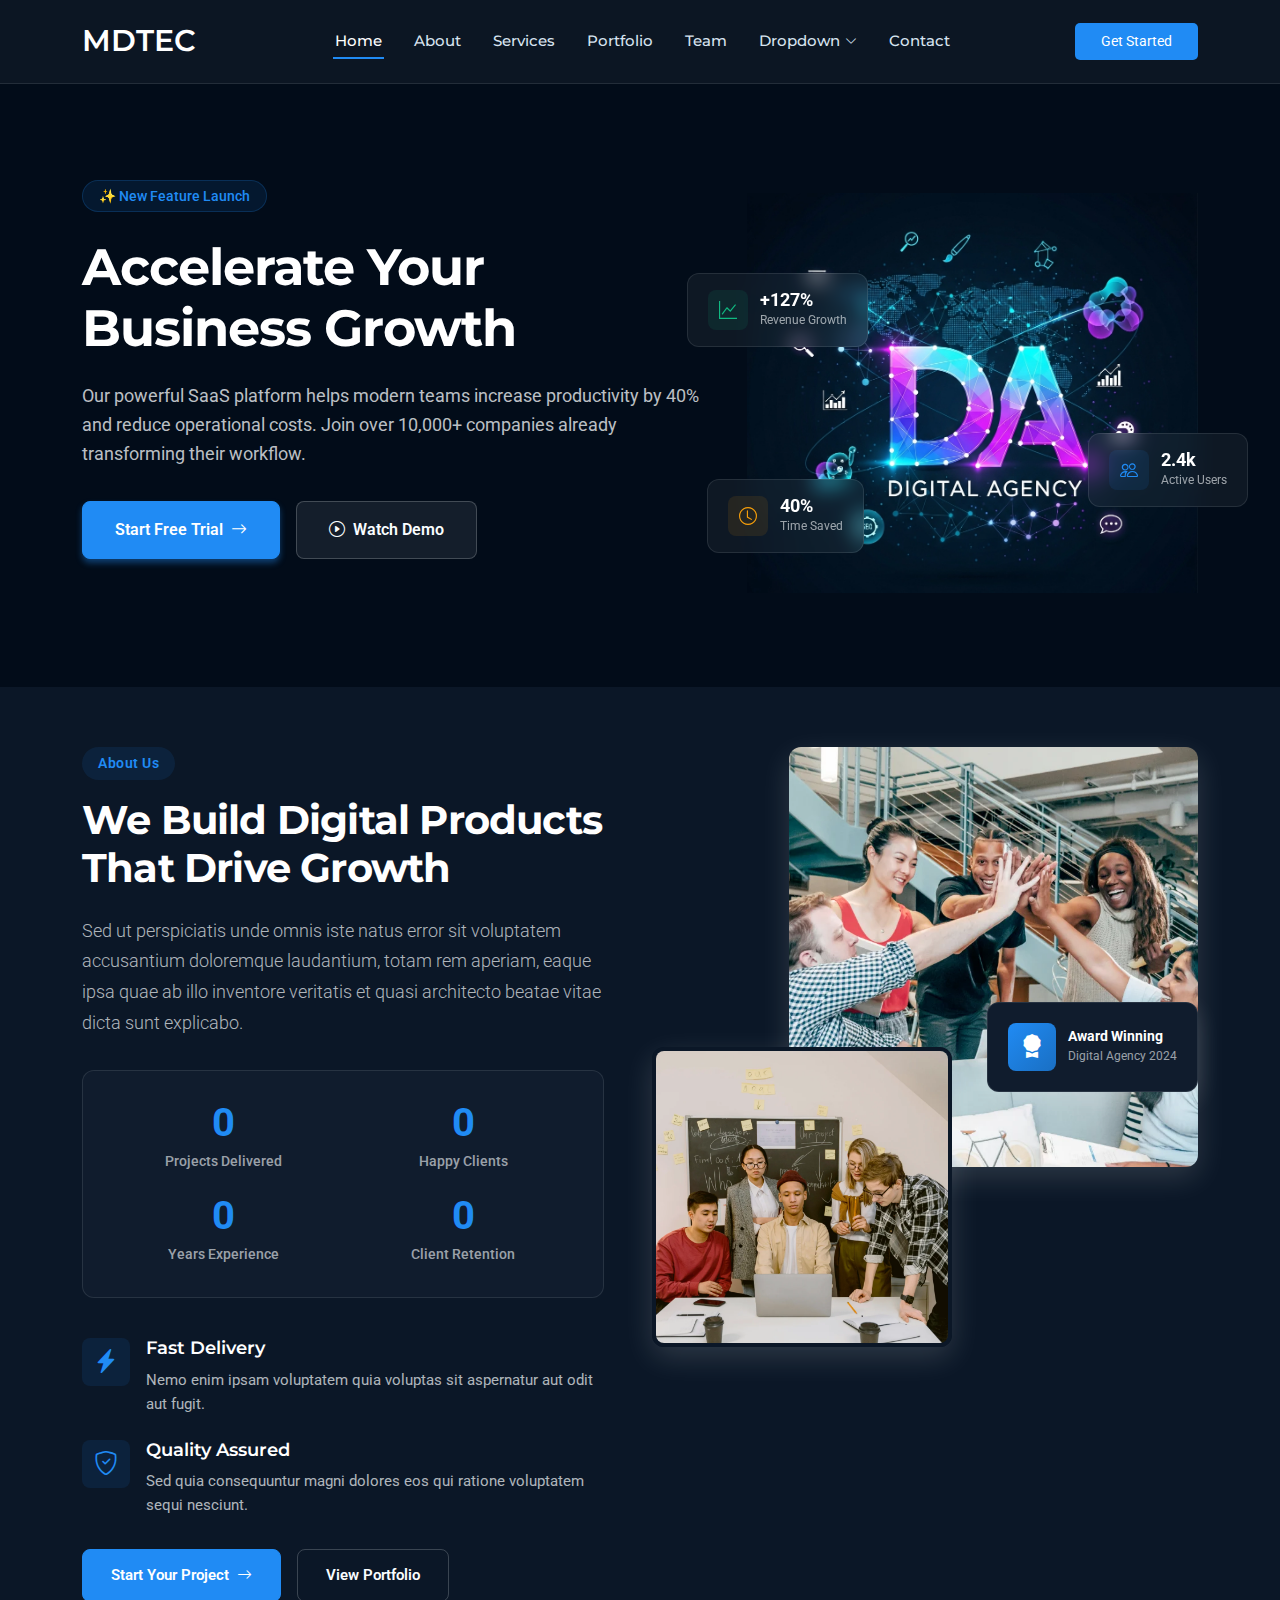
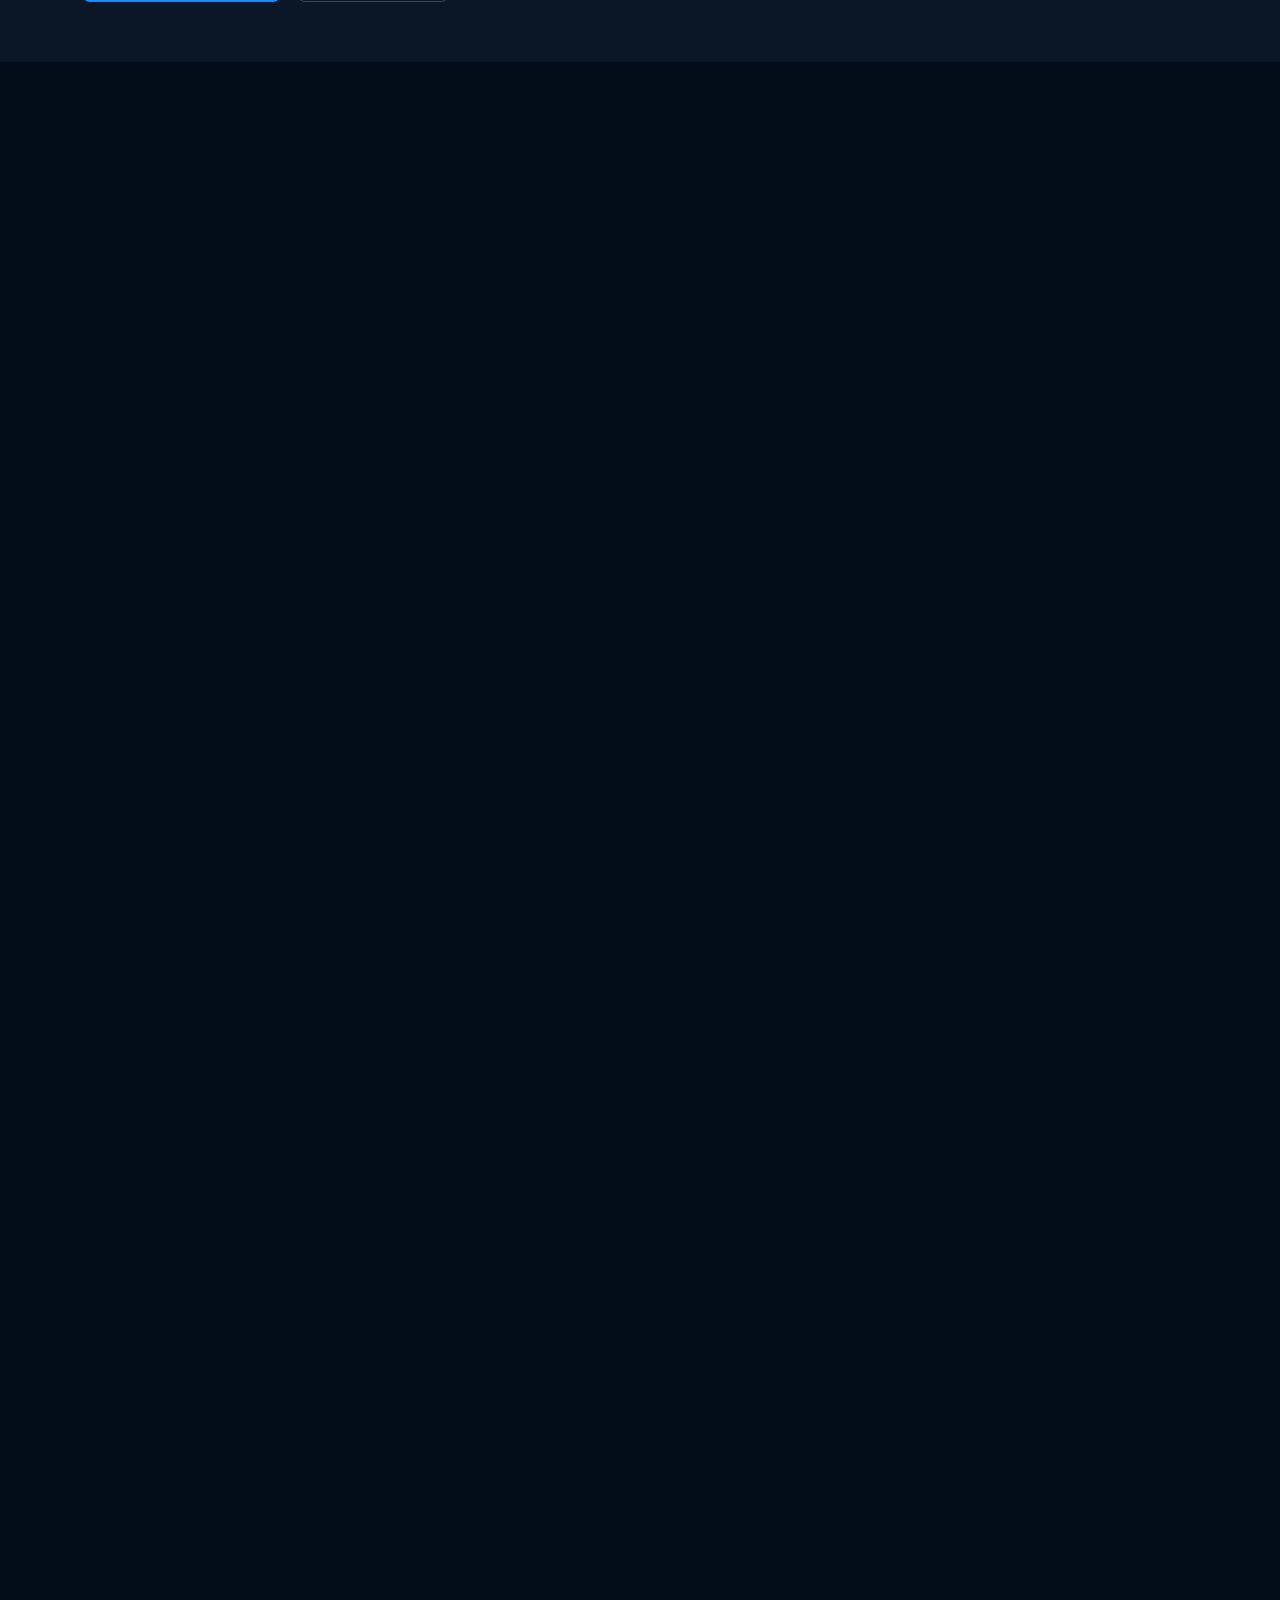
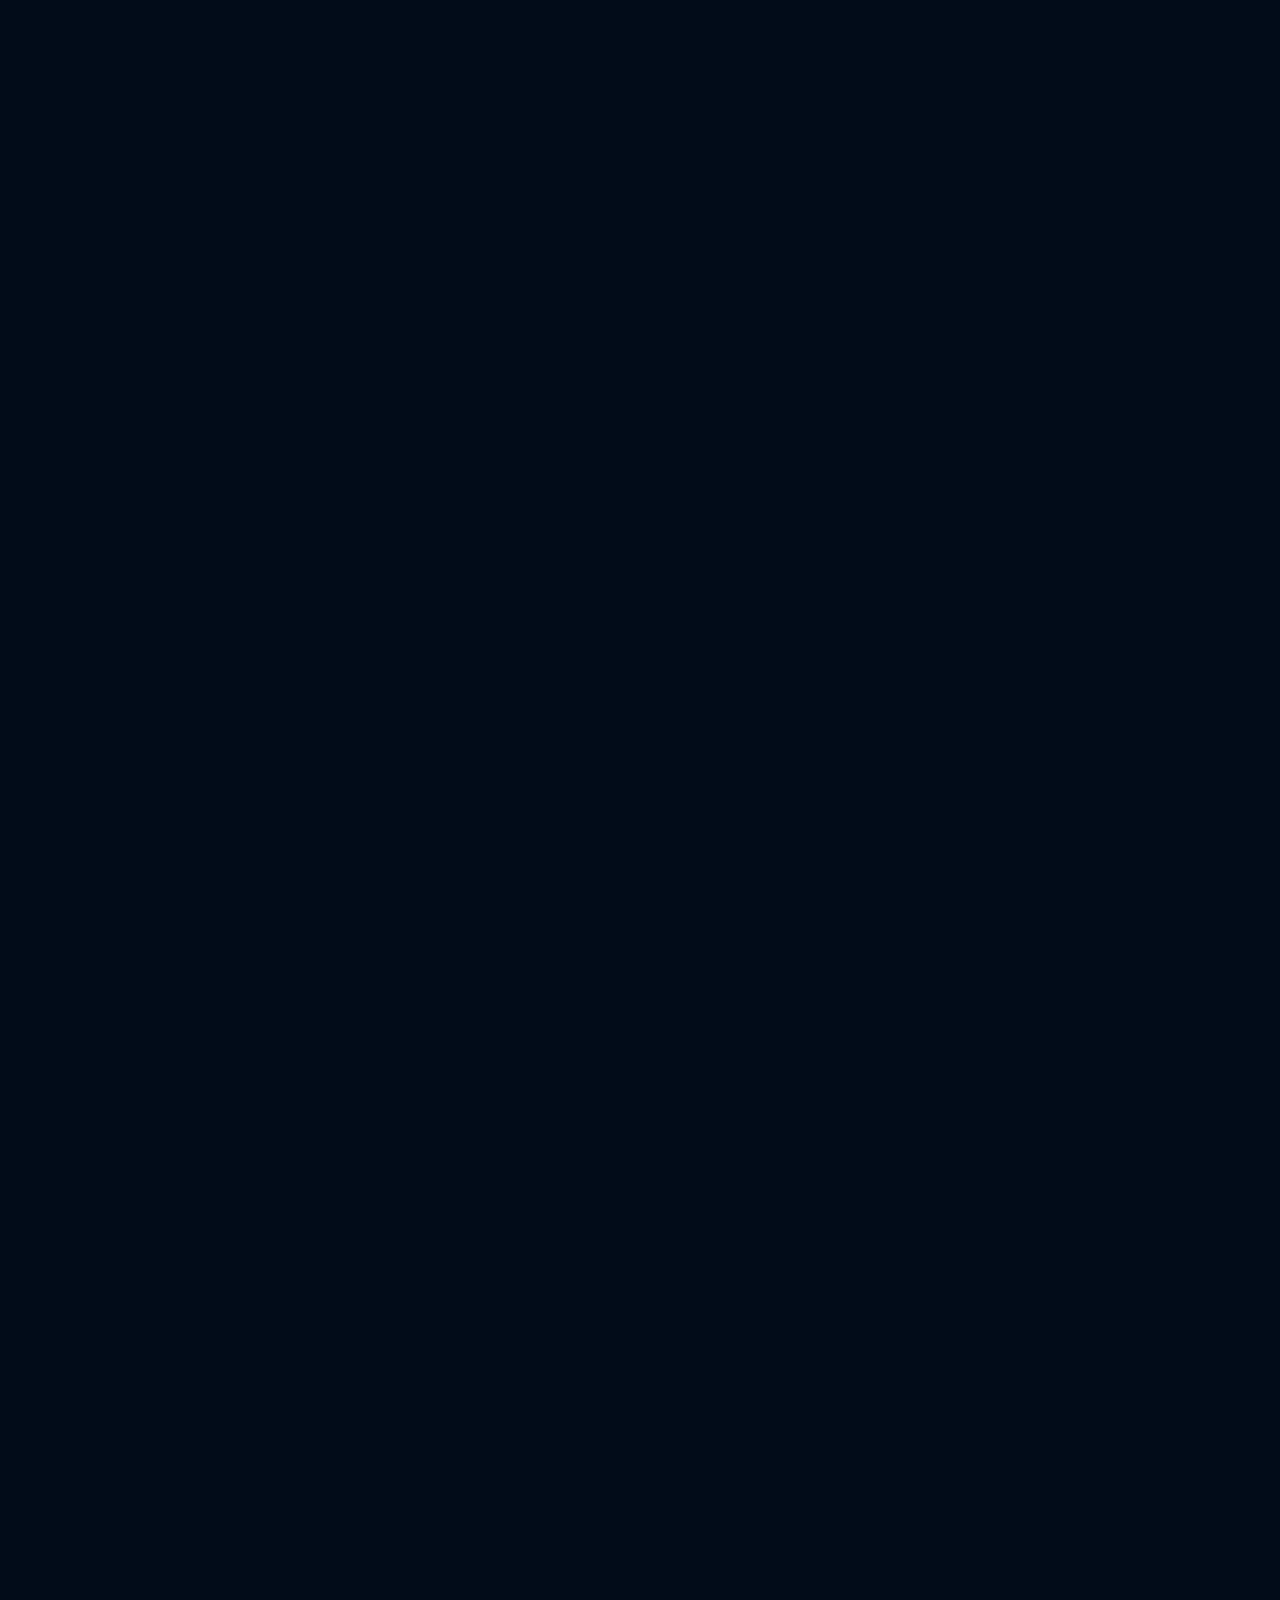
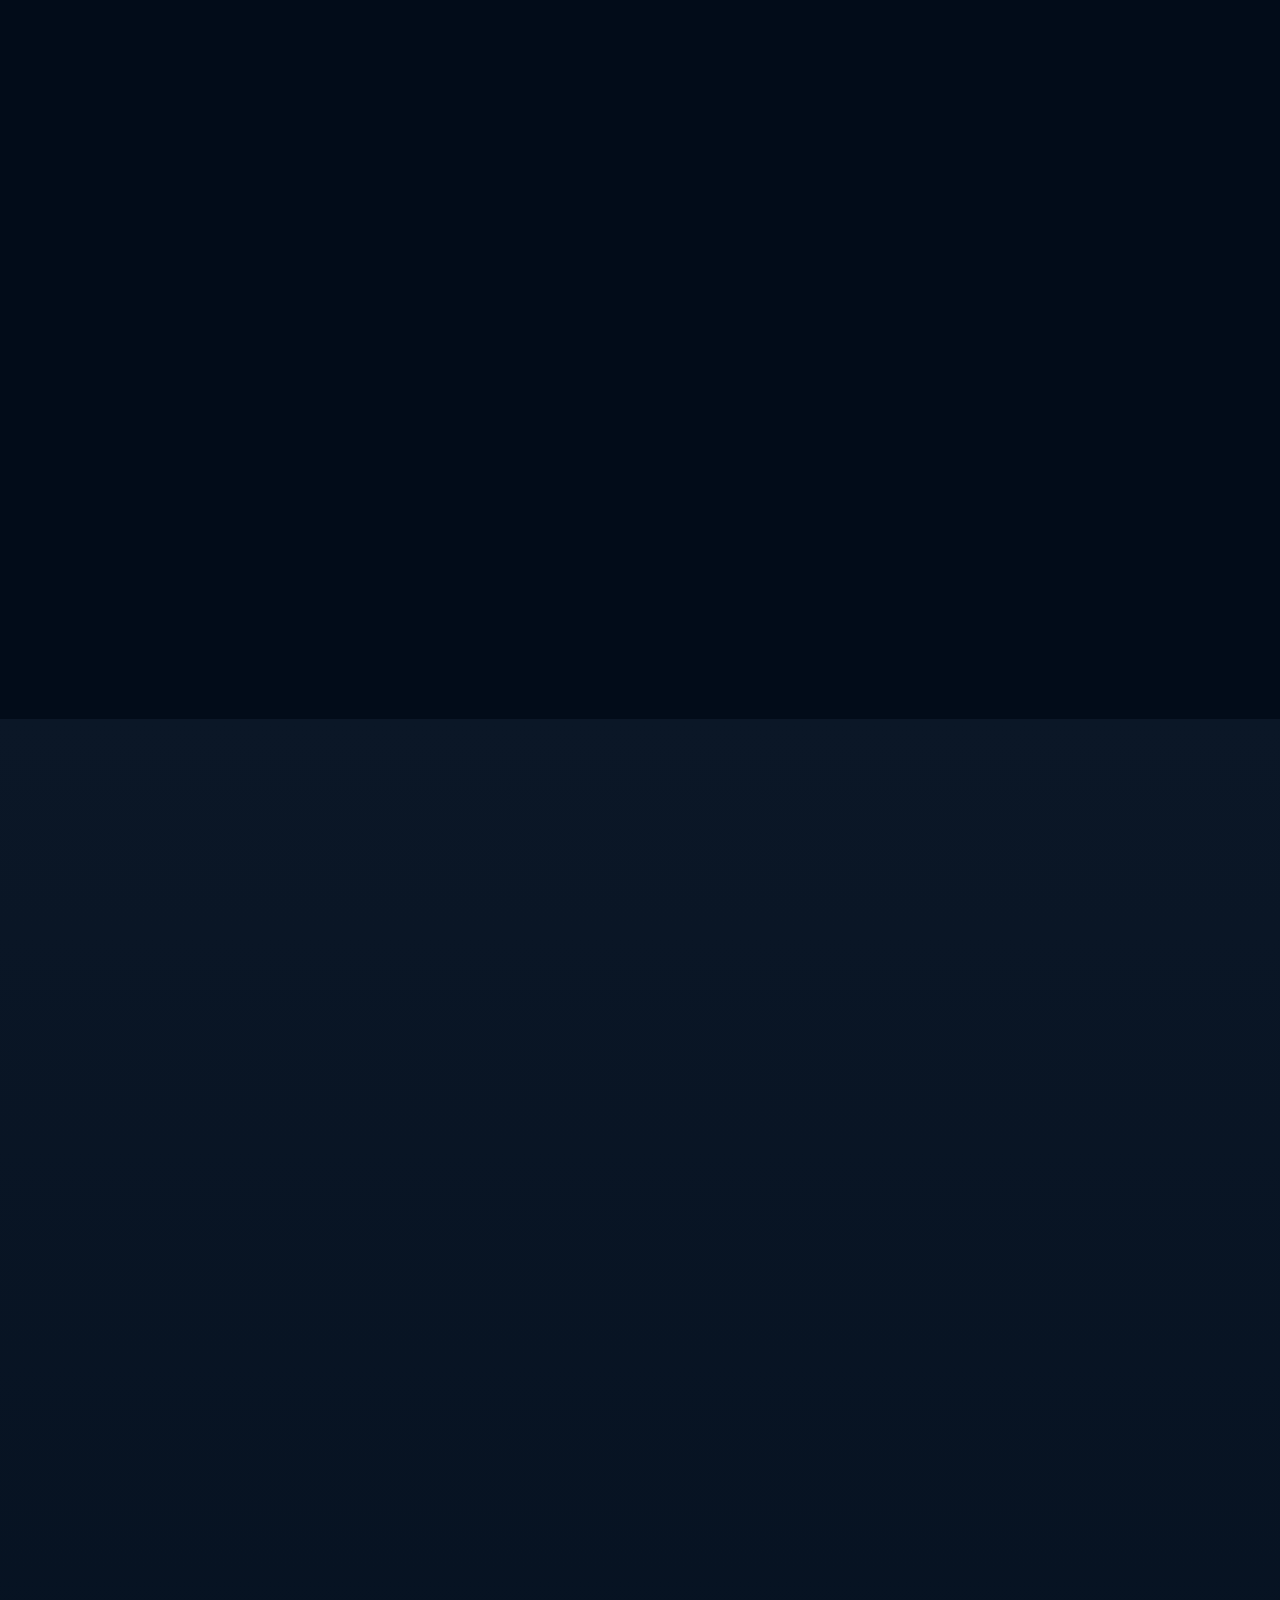
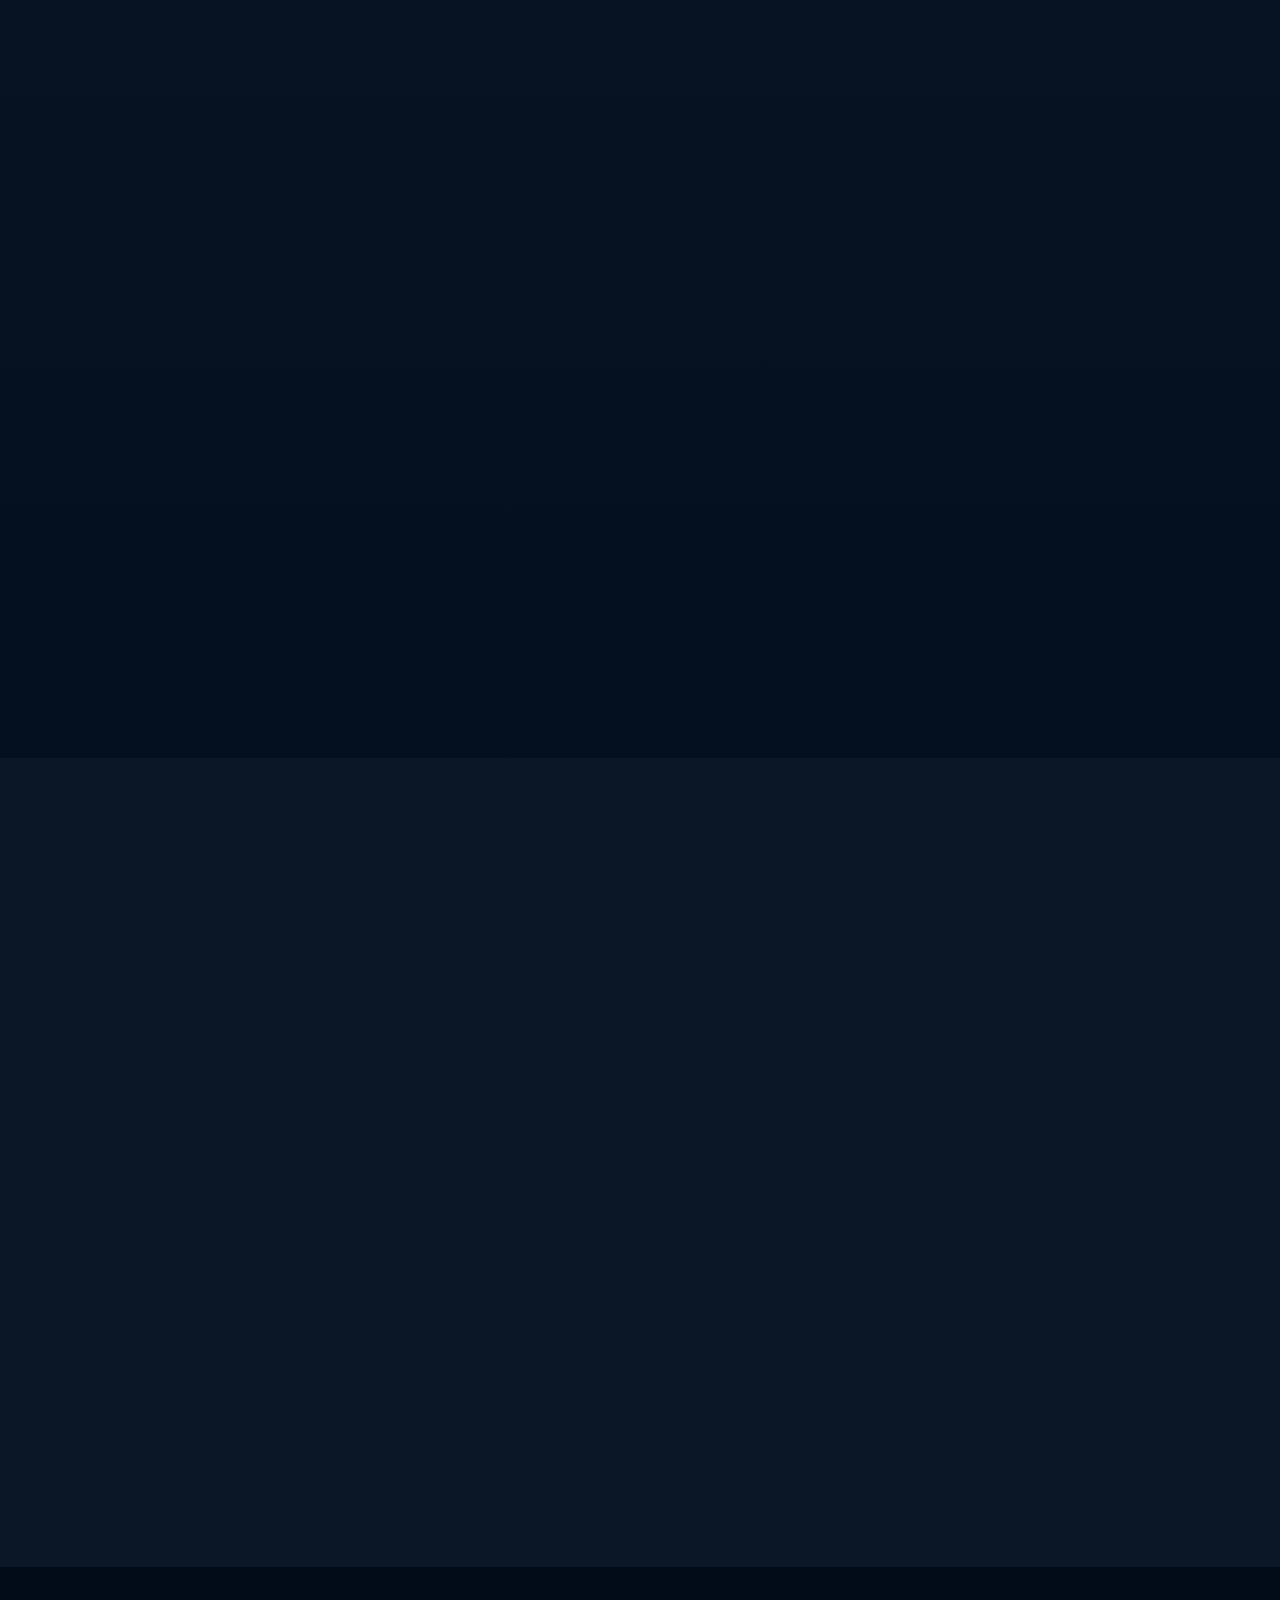
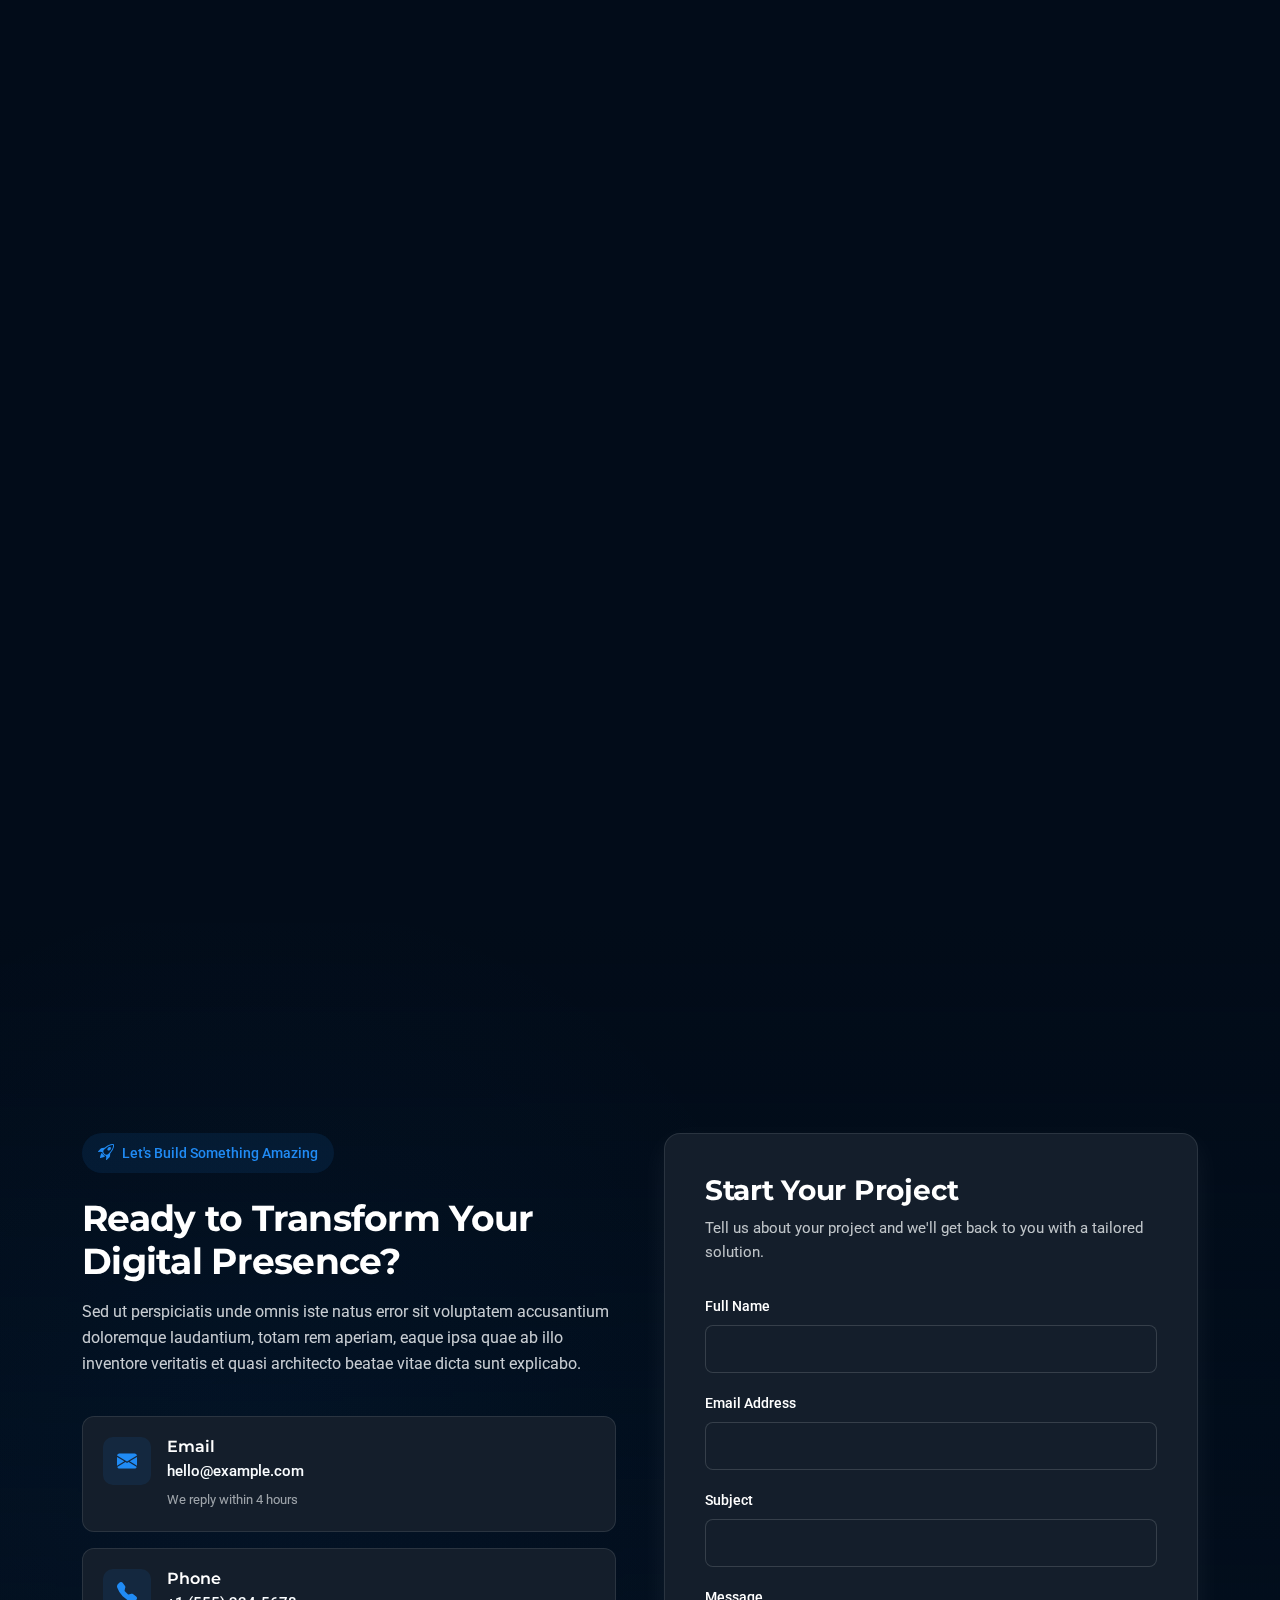
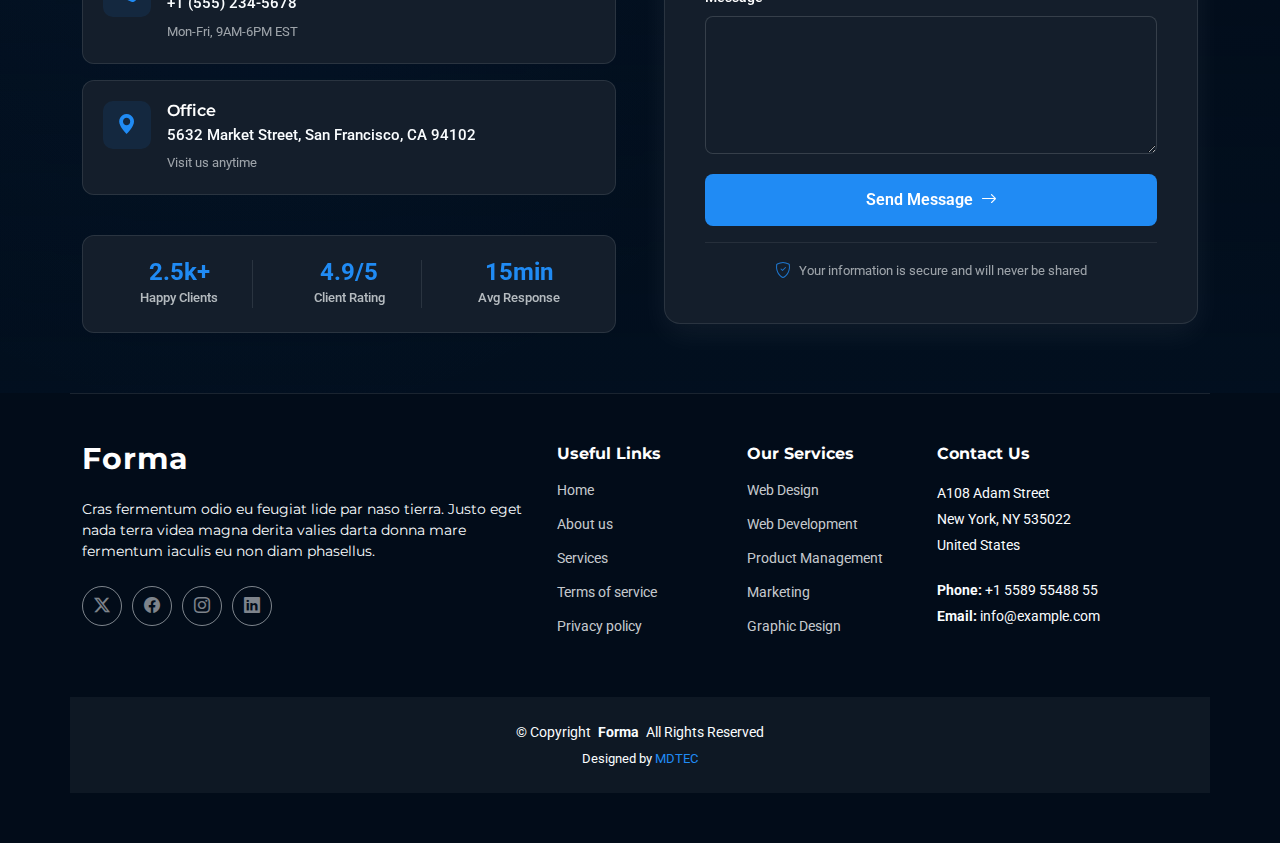
<file: index.html>
<!DOCTYPE html>
<html lang="en">

<head>
  <meta charset="utf-8">
  <meta content="width=device-width, initial-scale=1.0" name="viewport">
  <title>MdTec - Software Company</title>
  <meta name="description" content="">
  <meta name="keywords" content="">

  <meta name="robots" content="noindex, nofollow">

  <!-- Favicons -->
  <!-- <link href="img/favicon.png" rel="icon"> -->
  <link href="img/apple-touch-icon.png" rel="apple-touch-icon">

  <!-- Fonts -->
  <link href="https://fonts.googleapis.com/" rel="preconnect">
  <link href="https://fonts.gstatic.com/" rel="preconnect" crossorigin>
  <link href="https://fonts.googleapis.com/css2?family=Roboto:ital,wght@0,100;0,300;0,400;0,500;0,700;0,900;1,100;1,300;1,400;1,500;1,700;1,900&amp;family=Montserrat:ital,wght@0,100;0,200;0,300;0,400;0,500;0,600;0,700;0,800;0,900;1,100;1,200;1,300;1,400;1,500;1,600;1,700;1,800;1,900&amp;display=swap" rel="stylesheet">

  <!-- Vendor CSS Files -->
  <link href="css/bootstrap.min.css" rel="stylesheet">
  <link href="css/bootstrap-icons.css" rel="stylesheet">
  <link href="css/aos.css" rel="stylesheet">
  <link href="css/glightbox.min.css" rel="stylesheet">
  <link href="css/swiper-bundle.min.css" rel="stylesheet">

  <!-- Main CSS File -->
  <link href="css/main.css" rel="stylesheet">

  <link rel="stylesheet"
 href="https://cdn.jsdelivr.net/npm/bootstrap-icons/font/bootstrap-icons.css">

</head>

<body class="index-page">

  <header id="header" class="header d-flex align-items-center sticky-top">
    <div class="container position-relative d-flex align-items-center justify-content-between">

      <a href="index.html" class="logo d-flex align-items-center me-auto me-xl-0">
        <!-- Uncomment the line below if you also wish to use an image logo -->
        <!-- <img src="assets/img/logo.webp" alt=""> -->
        <h1 class="sitename">MDTEC</h1>
      </a>

      <nav id="navmenu" class="navmenu">
        <ul>
          <li><a href="#hero" class="active">Home</a></li>
          <li><a href="#about">About</a></li>
          <li><a href="#services">Services</a></li>
          <li><a href="#portfolio">Portfolio</a></li>
          <li><a href="#team">Team</a></li>
          <li class="dropdown"><a href="#"><span>Dropdown</span> <i class="bi bi-chevron-down toggle-dropdown"></i></a>
            <ul>
              <li><a href="#">Dropdown 1</a></li>
              <li class="dropdown"><a href="#"><span>Deep Dropdown</span> <i class="bi bi-chevron-down toggle-dropdown"></i></a>
                <ul>
                  <li><a href="#">Deep Dropdown 1</a></li>
                  <li><a href="#">Deep Dropdown 2</a></li>
                  <li><a href="#">Deep Dropdown 3</a></li>
                  <li><a href="#">Deep Dropdown 4</a></li>
                  <li><a href="#">Deep Dropdown 5</a></li>
                </ul>
              </li>
              <li><a href="#">Dropdown 2</a></li>
              <li><a href="#">Dropdown 3</a></li>
              <li><a href="#">Dropdown 4</a></li>
            </ul>
          </li>
          <li><a href="#contact">Contact</a></li>
        </ul>
        <i class="mobile-nav-toggle d-xl-none bi bi-list"></i>
      </nav>

      <a class="btn-getstarted" href="index.html#about">Get Started</a>

    </div>
  </header>

  <main class="main">

    <!-- Hero Section -->
    <section id="hero" class="hero section">

      <div class="container">
        <div class="row align-items-center">
          <div class="col-lg-7" data-aos="fade-up" data-aos-delay="100">
            <div class="hero-content">
              <div class="hero-badge">
                <span class="badge">✨ New Feature Launch</span>
              </div>
              <h1>Accelerate Your Business Growth</h1>
              <p>Our powerful SaaS platform helps modern teams increase productivity by 40% and reduce operational costs. Join over 10,000+ companies already transforming their workflow.</p>
              <div class="hero-buttons">
                <a href="#" class="btn btn-primary">
                  <span>Start Free Trial</span>
                  <i class="bi bi-arrow-right ms-2"></i>
                </a>
                <a href="https://www.youtube.com/watch?v=Y7f98aduVJ8" class="btn btn-outline glightbox">
                  <i class="bi bi-play-circle me-2"></i>
                  <span>Watch Demo</span>
                </a>
              </div>
            </div>
          </div>
          <div class="col-lg-5" data-aos="fade-up" data-aos-delay="200">
            <div class="hero-visual">
              <div class="product-mockup">
                <div class="mockup-frame">
                  <img src="img/misc-17.webp" alt="Product Dashboard" class="img-fluid">
                </div>
                <div class="floating-card card-1" data-aos="fade-up" data-aos-delay="400">
                  <div class="card-icon">
                    <i class="bi bi-graph-up"></i>
                  </div>
                  <div class="card-content">
                    <div class="card-value">+127%</div>
                    <div class="card-label">Revenue Growth</div>
                  </div>
                </div>
                <div class="floating-card card-2" data-aos="fade-up" data-aos-delay="500">
                  <div class="card-icon">
                    <i class="bi bi-people"></i>
                  </div>
                  <div class="card-content">
                    <div class="card-value">2.4k</div>
                    <div class="card-label">Active Users</div>
                  </div>
                </div>
                <div class="floating-card card-3" data-aos="fade-up" data-aos-delay="600">
                  <div class="card-icon">
                    <i class="bi bi-clock"></i>
                  </div>
                  <div class="card-content">
                    <div class="card-value">40%</div>
                    <div class="card-label">Time Saved</div>
                  </div>
                </div>
              </div>
            </div>
          </div>
        </div>
      </div>

      <div class="hero-background">
        <div class="gradient-blob blob-1"></div>
        <div class="gradient-blob blob-2"></div>
        <div class="grid-pattern"></div>
      </div>

    </section>
    <!-- /Hero Section -->

    <!-- About Section -->
    <section id="about" class="about section light-background">

      <div class="container" data-aos="fade-up" data-aos-delay="100">

        <div class="row gy-4">

          <div class="col-lg-6" data-aos="fade-up" data-aos-delay="200">
            <div class="content-wrapper">
              <div class="section-badge">About Us</div>
              <h2>We Build Digital Products That Drive Growth</h2>
              <p class="lead">Sed ut perspiciatis unde omnis iste natus error sit voluptatem accusantium doloremque laudantium, totam rem aperiam, eaque ipsa quae ab illo inventore veritatis et quasi architecto beatae vitae dicta sunt explicabo.</p>

              <div class="stats-grid">
                <div class="stat-item">
                  <div class="stat-number purecounter" data-purecounter-start="0" data-purecounter-end="150" data-purecounter-duration="1"></div>
                  <div class="stat-label">Projects Delivered</div>
                </div>
                <div class="stat-item">
                  <div class="stat-number purecounter" data-purecounter-start="0" data-purecounter-end="85" data-purecounter-duration="1"></div>
                  <div class="stat-label">Happy Clients</div>
                </div>
                <div class="stat-item">
                  <div class="stat-number purecounter" data-purecounter-start="0" data-purecounter-end="12" data-purecounter-duration="1"></div>
                  <div class="stat-label">Years Experience</div>
                </div>
                <div class="stat-item">
                  <div class="stat-number purecounter" data-purecounter-start="0" data-purecounter-end="95" data-purecounter-duration="1">%</div>
                  <div class="stat-label">Client Retention</div>
                </div>
              </div>

              <div class="features-row">
                <div class="feature-item">
                  <div class="feature-icon">
                    <i class="bi bi-lightning-charge-fill"></i>
                  </div>
                  <div class="feature-content">
                    <h4>Fast Delivery</h4>
                    <p>Nemo enim ipsam voluptatem quia voluptas sit aspernatur aut odit aut fugit.</p>
                  </div>
                </div>
                <div class="feature-item">
                  <div class="feature-icon">
                    <i class="bi bi-shield-check"></i>
                  </div>
                  <div class="feature-content">
                    <h4>Quality Assured</h4>
                    <p>Sed quia consequuntur magni dolores eos qui ratione voluptatem sequi nesciunt.</p>
                  </div>
                </div>
              </div>

              <div class="cta-group">
                <a href="#" class="btn btn-primary">Start Your Project <i class="bi bi-arrow-right"></i></a>
                <a href="#" class="btn btn-secondary">View Portfolio</a>
              </div>
            </div>
          </div>

          <div class="col-lg-6" data-aos="fade-up" data-aos-delay="300">
            <div class="image-stack">
              <div class="image-card image-primary">
                <img src="img/about-7.webp" alt="Team collaboration" class="img-fluid">
              </div>
              <div class="image-card image-secondary">
                <img src="img/about-square-5.webp" alt="Digital workspace" class="img-fluid">
              </div>
              <div class="floating-badge">
                <div class="badge-icon">
                  <i class="bi bi-award-fill"></i>
                </div>
                <div class="badge-text">
                  <div class="badge-title">Award Winning</div>
                  <div class="badge-subtitle">Digital Agency 2024</div>
                </div>
              </div>
            </div>
          </div>

        </div>

      </div>

    </section><!-- /About Section -->

    <!-- Services Section -->
    <section id="services" class="services section">

      <!-- Section Title -->
      <div class="container section-title" data-aos="fade-up">
        <h2>Services</h2>
        <div><span>Check Our</span> <span class="description-title">Services</span></div>
      </div><!-- End Section Title -->

      <div class="container" data-aos="fade-up" data-aos-delay="100">

        <div class="section-intro">
          <div class="row align-items-center">
            <div class="col-lg-7">
              <h2 class="intro-title">Comprehensive Digital Solutions</h2>
              <p class="intro-text">We deliver end-to-end digital services that drive growth, enhance user experience, and transform your business vision into reality.</p>
            </div>
            <div class="col-lg-5 text-lg-end">
              <a href="service-details.html" class="btn-view-all">View All Services <i class="bi bi-arrow-right"></i></a>
            </div>
          </div>
        </div>

        <div class="row gy-4">
          <div class="col-lg-4 col-md-6" data-aos="fade-up" data-aos-delay="150">
            <div class="service-item">
              <div class="service-header">
                <div class="icon-wrapper">
                  <i class="bi bi-palette"></i>
                </div>
                <span class="badge-popular">Popular</span>
              </div>
              <h3>Brand Identity Design</h3>
              <p>Create memorable brand experiences with strategic design that resonates with your target audience and sets you apart.</p>
              <ul class="feature-list">
                <li><i class="bi bi-check-circle"></i> Logo &amp; Visual Identity</li>
                <li><i class="bi bi-check-circle"></i> Brand Guidelines</li>
                <li><i class="bi bi-check-circle"></i> Marketing Materials</li>
              </ul>
              <a href="service-details.html" class="service-cta">
                <span>Explore Service</span>
                <i class="bi bi-arrow-right"></i>
              </a>
            </div>
          </div>

          <div class="col-lg-4 col-md-6" data-aos="fade-up" data-aos-delay="200">
            <div class="service-item">
              <div class="service-header">
                <div class="icon-wrapper">
                  <i class="bi bi-layout-text-window-reverse"></i>
                </div>
              </div>
              <h3>UI/UX Design</h3>
              <p>Design intuitive, user-centered interfaces that enhance engagement and deliver exceptional digital experiences.</p>
              <ul class="feature-list">
                <li><i class="bi bi-check-circle"></i> User Research &amp; Testing</li>
                <li><i class="bi bi-check-circle"></i> Wireframing &amp; Prototyping</li>
                <li><i class="bi bi-check-circle"></i> Interaction Design</li>
              </ul>
              <a href="service-details.html" class="service-cta">
                <span>Explore Service</span>
                <i class="bi bi-arrow-right"></i>
              </a>
            </div>
          </div>

          <div class="col-lg-4 col-md-6" data-aos="fade-up" data-aos-delay="250">
            <div class="service-item">
              <div class="service-header">
                <div class="icon-wrapper">
                  <i class="bi bi-code-slash"></i>
                </div>
              </div>
              <h3>Web Development</h3>
              <p>Build fast, scalable, and secure web applications using cutting-edge technologies and best development practices.</p>
              <ul class="feature-list">
                <li><i class="bi bi-check-circle"></i> Custom Web Applications</li>
                <li><i class="bi bi-check-circle"></i> E-commerce Solutions</li>
                <li><i class="bi bi-check-circle"></i> API Integration</li>
              </ul>
              <a href="service-details.html" class="service-cta">
                <span>Explore Service</span>
                <i class="bi bi-arrow-right"></i>
              </a>
            </div>
          </div>

          <div class="col-lg-4 col-md-6" data-aos="fade-up" data-aos-delay="150">
            <div class="service-item">
              <div class="service-header">
                <div class="icon-wrapper">
                  <i class="bi bi-phone"></i>
                </div>
              </div>
              <h3>Mobile App Design</h3>
              <p>Craft engaging mobile experiences with native and cross-platform designs that users love to interact with daily.</p>
              <ul class="feature-list">
                <li><i class="bi bi-check-circle"></i> iOS &amp; Android Design</li>
                <li><i class="bi bi-check-circle"></i> Cross-platform Solutions</li>
                <li><i class="bi bi-check-circle"></i> App Store Optimization</li>
              </ul>
              <a href="service-details.html" class="service-cta">
                <span>Explore Service</span>
                <i class="bi bi-arrow-right"></i>
              </a>
            </div>
          </div>

          <div class="col-lg-4 col-md-6" data-aos="fade-up" data-aos-delay="200">
            <div class="service-item">
              <div class="service-header">
                <div class="icon-wrapper">
                  <i class="bi bi-megaphone"></i>
                </div>
              </div>
              <h3>Digital Marketing</h3>
              <p>Drive measurable results with data-driven marketing strategies that increase visibility and convert prospects into customers.</p>
              <ul class="feature-list">
                <li><i class="bi bi-check-circle"></i> Social Media Marketing</li>
                <li><i class="bi bi-check-circle"></i> Content Strategy</li>
                <li><i class="bi bi-check-circle"></i> PPC Campaigns</li>
              </ul>
              <a href="service-details.html" class="service-cta">
                <span>Explore Service</span>
                <i class="bi bi-arrow-right"></i>
              </a>
            </div>
          </div>

          <div class="col-lg-4 col-md-6" data-aos="fade-up" data-aos-delay="250">
            <div class="service-item">
              <div class="service-header">
                <div class="icon-wrapper">
                  <i class="bi bi-search"></i>
                </div>
              </div>
              <h3>SEO Optimization</h3>
              <p>Improve search rankings and organic traffic with comprehensive SEO strategies tailored to your business goals.</p>
              <ul class="feature-list">
                <li><i class="bi bi-check-circle"></i> Technical SEO Audit</li>
                <li><i class="bi bi-check-circle"></i> Keyword Research</li>
                <li><i class="bi bi-check-circle"></i> Link Building</li>
              </ul>
              <a href="service-details.html" class="service-cta">
                <span>Explore Service</span>
                <i class="bi bi-arrow-right"></i>
              </a>
            </div>
          </div>

        </div>

        <div class="cta-banner" data-aos="fade-up" data-aos-delay="300">
          <div class="row align-items-center">
            <div class="col-lg-8">
              <div class="cta-content">
                <div class="cta-badge">Ready to Start?</div>
                <h3>Transform Your Digital Presence Today</h3>
                <p>Partner with us to create innovative solutions that drive real business results. Let's build something extraordinary together.</p>
              </div>
            </div>
            <div class="col-lg-4 text-lg-end">
              <a href="service-details.html" class="btn-primary">Get Started <i class="bi bi-arrow-right"></i></a>
              <a href="service-details.html" class="btn-secondary">Schedule Consultation</a>
            </div>
          </div>
        </div>

      </div>

    </section><!-- /Services Section -->

    <!-- Portfolio Section -->
    <section id="portfolio" class="portfolio section">

      <!-- Section Title -->
      <div class="container section-title" data-aos="fade-up">
        <h2>Portfolio</h2>
        <div><span>Check Our</span> <span class="description-title">Portfolio</span></div>
      </div><!-- End Section Title -->

      <div class="container" data-aos="fade-up" data-aos-delay="100">

        <div class="isotope-layout" data-default-filter="*" data-layout="masonry" data-sort="original-order">
          <ul class="portfolio-filters isotope-filters" data-aos="fade-up" data-aos-delay="200">
            <li data-filter="*" class="filter-active">All</li>
            <li data-filter=".filter-web">Web Development</li>
            <li data-filter=".filter-mobile">Mobile Apps</li>
            <li data-filter=".filter-branding">Branding</li>
            <li data-filter=".filter-ui">UI/UX Design</li>
          </ul>

          <div class="row gy-4 isotope-container" data-aos="fade-up" data-aos-delay="300">
            <div class="col-lg-4 col-md-6 portfolio-item isotope-item filter-web">
              <div class="portfolio-card">
                <div class="card-image">
                  <img src="img/portfolio-1.webp" alt="Enterprise Dashboard" class="img-fluid" loading="lazy">
                  <div class="overlay">
                    <a href="img/portfolio-1.webp" class="glightbox icon-btn">
                      <i class="bi bi-arrows-fullscreen"></i>
                    </a>
                  </div>
                  <div class="tag">Featured</div>
                </div>
                <div class="card-content">
                  <div class="meta">
                    <span class="category">Web Development</span>
                    <span class="year">2024</span>
                  </div>
                  <h3>Enterprise Analytics Dashboard</h3>
                  <p>Nulla porttitor accumsan tincidunt. Vivamus suscipit tortor eget felis porttitor volutpat.</p>
                  <div class="tech-stack">
                    <span>React</span>
                    <span>TypeScript</span>
                    <span>Node.js</span>
                  </div>
                  <a href="#" class="view-project">View Case Study <i class="bi bi-arrow-right"></i></a>
                </div>
              </div>
            </div>

            <div class="col-lg-4 col-md-6 portfolio-item isotope-item filter-mobile">
              <div class="portfolio-card">
                <div class="card-image">
                  <img src="img/portfolio-3.webp" alt="Fitness Tracking App" class="img-fluid" loading="lazy">
                  <div class="overlay">
                    <a href="img/portfolio-3.webp" class="glightbox icon-btn">
                      <i class="bi bi-arrows-fullscreen"></i>
                    </a>
                  </div>
                </div>
                <div class="card-content">
                  <div class="meta">
                    <span class="category">Mobile Apps</span>
                    <span class="year">2024</span>
                  </div>
                  <h3>Fitness Tracking Application</h3>
                  <p>Praesent sapien massa, convallis a pellentesque nec, egestas non nisi.</p>
                  <div class="tech-stack">
                    <span>Flutter</span>
                    <span>Firebase</span>
                    <span>ML Kit</span>
                  </div>
                  <a href="#" class="view-project">View Case Study <i class="bi bi-arrow-right"></i></a>
                </div>
              </div>
            </div>

            <div class="col-lg-4 col-md-6 portfolio-item isotope-item filter-branding">
              <div class="portfolio-card">
                <div class="card-image">
                  <img src="img/portfolio-5.webp" alt="Modern Brand Identity" class="img-fluid" loading="lazy">
                  <div class="overlay">
                    <a href="img/portfolio-5.webp" class="glightbox icon-btn">
                      <i class="bi bi-arrows-fullscreen"></i>
                    </a>
                  </div>
                  <div class="tag">Award Winner</div>
                </div>
                <div class="card-content">
                  <div class="meta">
                    <span class="category">Branding</span>
                    <span class="year">2023</span>
                  </div>
                  <h3>Tech Startup Brand Identity</h3>
                  <p>Vestibulum ac diam sit amet quam vehicula elementum sed sit amet dui.</p>
                  <div class="tech-stack">
                    <span>Illustrator</span>
                    <span>Figma</span>
                    <span>After Effects</span>
                  </div>
                  <a href="#" class="view-project">View Case Study <i class="bi bi-arrow-right"></i></a>
                </div>
              </div>
            </div>

            <div class="col-lg-4 col-md-6 portfolio-item isotope-item filter-ui">
              <div class="portfolio-card">
                <div class="card-image">
                  <img src="img/portfolio-7.webp" alt="SaaS Platform Design" class="img-fluid" loading="lazy">
                  <div class="overlay">
                    <a href="img/portfolio-7.webp" class="glightbox icon-btn">
                      <i class="bi bi-arrows-fullscreen"></i>
                    </a>
                  </div>
                </div>
                <div class="card-content">
                  <div class="meta">
                    <span class="category">UI/UX Design</span>
                    <span class="year">2024</span>
                  </div>
                  <h3>Cloud-Based SaaS Platform</h3>
                  <p>Curabitur non nulla sit amet nisl tempus convallis quis ac lectus.</p>
                  <div class="tech-stack">
                    <span>Figma</span>
                    <span>Prototyping</span>
                    <span>Design System</span>
                  </div>
                  <a href="#" class="view-project">View Case Study <i class="bi bi-arrow-right"></i></a>
                </div>
              </div>
            </div>

            <div class="col-lg-4 col-md-6 portfolio-item isotope-item filter-web">
              <div class="portfolio-card">
                <div class="card-image">
                  <img src="img/portfolio-2.webp" alt="E-commerce Platform" class="img-fluid" loading="lazy">
                  <div class="overlay">
                    <a href="img/portfolio-2.webp" class="glightbox icon-btn">
                      <i class="bi bi-arrows-fullscreen"></i>
                    </a>
                  </div>
                </div>
                <div class="card-content">
                  <div class="meta">
                    <span class="category">Web Development</span>
                    <span class="year">2023</span>
                  </div>
                  <h3>Multi-Vendor E-commerce</h3>
                  <p>Donec sollicitudin molestie malesuada. Curabitur arcu erat, accumsan id imperdiet et.</p>
                  <div class="tech-stack">
                    <span>Vue.js</span>
                    <span>Shopify</span>
                    <span>GraphQL</span>
                  </div>
                  <a href="#" class="view-project">View Case Study <i class="bi bi-arrow-right"></i></a>
                </div>
              </div>
            </div>

            <div class="col-lg-4 col-md-6 portfolio-item isotope-item filter-mobile">
              <div class="portfolio-card">
                <div class="card-image">
                  <img src="img/portfolio-4.webp" alt="Banking Mobile App" class="img-fluid" loading="lazy">
                  <div class="overlay">
                    <a href="img/portfolio-4.webp" class="glightbox icon-btn">
                      <i class="bi bi-arrows-fullscreen"></i>
                    </a>
                  </div>
                  <div class="tag">Featured</div>
                </div>
                <div class="card-content">
                  <div class="meta">
                    <span class="category">Mobile Apps</span>
                    <span class="year">2024</span>
                  </div>
                  <h3>Digital Banking Solution</h3>
                  <p>Mauris blandit aliquet elit, eget tincidunt nibh pulvinar a.</p>
                  <div class="tech-stack">
                    <span>React Native</span>
                    <span>Biometrics</span>
                    <span>Secure API</span>
                  </div>
                  <a href="#" class="view-project">View Case Study <i class="bi bi-arrow-right"></i></a>
                </div>
              </div>
            </div>

            <div class="col-lg-4 col-md-6 portfolio-item isotope-item filter-ui">
              <div class="portfolio-card">
                <div class="card-image">
                  <img src="img/portfolio-8.webp" alt="Healthcare Portal" class="img-fluid" loading="lazy">
                  <div class="overlay">
                    <a href="img/portfolio-8.webp" class="glightbox icon-btn">
                      <i class="bi bi-arrows-fullscreen"></i>
                    </a>
                  </div>
                </div>
                <div class="card-content">
                  <div class="meta">
                    <span class="category">UI/UX Design</span>
                    <span class="year">2023</span>
                  </div>
                  <h3>Patient Management Portal</h3>
                  <p>Quisque velit nisi, pretium ut lacinia in, elementum id enim.</p>
                  <div class="tech-stack">
                    <span>Sketch</span>
                    <span>InVision</span>
                    <span>User Testing</span>
                  </div>
                  <a href="#" class="view-project">View Case Study <i class="bi bi-arrow-right"></i></a>
                </div>
              </div>
            </div>

            <div class="col-lg-4 col-md-6 portfolio-item isotope-item filter-web">
              <div class="portfolio-card">
                <div class="card-image">
                  <img src="img/portfolio-6.webp" alt="Real Estate Platform" class="img-fluid" loading="lazy">
                  <div class="overlay">
                    <a href="img/portfolio-6.webp" class="glightbox icon-btn">
                      <i class="bi bi-arrows-fullscreen"></i>
                    </a>
                  </div>
                </div>
                <div class="card-content">
                  <div class="meta">
                    <span class="category">Web Development</span>
                    <span class="year">2024</span>
                  </div>
                  <h3>Property Listing Platform</h3>
                  <p>Cras ultricies ligula sed magna dictum porta. Nulla quis lorem ut libero malesuada.</p>
                  <div class="tech-stack">
                    <span>Next.js</span>
                    <span>Maps API</span>
                    <span>PostgreSQL</span>
                  </div>
                  <a href="#" class="view-project">View Case Study <i class="bi bi-arrow-right"></i></a>
                </div>
              </div>
            </div>

            <div class="col-lg-4 col-md-6 portfolio-item isotope-item filter-branding">
              <div class="portfolio-card">
                <div class="card-image">
                  <img src="img/portfolio-9.webp" alt="Restaurant Brand" class="img-fluid" loading="lazy">
                  <div class="overlay">
                    <a href="img/portfolio-9.webp" class="glightbox icon-btn">
                      <i class="bi bi-arrows-fullscreen"></i>
                    </a>
                  </div>
                </div>
                <div class="card-content">
                  <div class="meta">
                    <span class="category">Branding</span>
                    <span class="year">2023</span>
                  </div>
                  <h3>Restaurant Chain Rebrand</h3>
                  <p>Pellentesque in ipsum id orci porta dapibus. Sed porttitor lectus nibh.</p>
                  <div class="tech-stack">
                    <span>Brand Strategy</span>
                    <span>Print Design</span>
                    <span>Packaging</span>
                  </div>
                  <a href="#" class="view-project">View Case Study <i class="bi bi-arrow-right"></i></a>
                </div>
              </div>
            </div>
          </div>

        </div>

        <div class="cta-box" data-aos="fade-up" data-aos-delay="400">
          <div class="row align-items-center">
            <div class="col-lg-8">
              <h3>Have a project in mind?</h3>
              <p>Let's collaborate to create something exceptional. Our team is ready to bring your digital vision to life.</p>
            </div>
            <div class="col-lg-4 text-lg-end">
              <a href="#contact" class="btn-primary">Start Your Project</a>
            </div>
          </div>
        </div>

      </div>

    </section><!-- /Portfolio Section -->

    <!-- Why Us Section -->
    <section id="why-us" class="why-us section light-background">

      <!-- Section Title -->
      <div class="container section-title" data-aos="fade-up">
        <h2>Why Us</h2>
        <div><span>Why</span> <span class="description-title">Choose Us</span></div>
      </div><!-- End Section Title -->

      <div class="container" data-aos="fade-up" data-aos-delay="100">

        <div class="row align-items-center mb-5">
          <div class="col-lg-6" data-aos="fade-right" data-aos-delay="200">
            <div class="intro-content">
              <span class="badge">Why Choose Us</span>
              <h2>Partner with a Team That Delivers Real Results</h2>
              <p class="lead">We don't just create digital experiences—we build solutions that drive measurable growth. Our data-driven approach combines creativity with performance to help your business thrive in the digital landscape.</p>
              <div class="stats-grid">
                <div class="stat-item">
                  <div class="stat-number" data-purecounter-start="0" data-purecounter-end="150" data-purecounter-duration="2">150</div>
                  <div class="stat-label">Projects Delivered</div>
                </div>
                <div class="stat-item">
                  <div class="stat-number" data-purecounter-start="0" data-purecounter-end="98" data-purecounter-duration="2">98</div>
                  <div class="stat-label">% Client Retention</div>
                </div>
                <div class="stat-item">
                  <div class="stat-number" data-purecounter-start="0" data-purecounter-end="250" data-purecounter-duration="2">250</div>
                  <div class="stat-label">% Avg ROI Increase</div>
                </div>
              </div>
            </div>
          </div>

          <div class="col-lg-6" data-aos="fade-left" data-aos-delay="300">
            <div class="showcase-image">
              <img src="img/illustration-18.webp" alt="Digital Solutions" class="img-fluid">
            </div>
          </div>
        </div>

        <div class="row g-4 mb-5">
          <div class="col-lg-4 col-md-6" data-aos="zoom-in" data-aos-delay="100">
            <div class="value-card">
              <div class="icon-box">
                <i class="bi bi-lightning-charge-fill"></i>
              </div>
              <h4>Fast Turnaround</h4>
              <p>Quis nostrud exercitation ullamco laboris nisi ut aliquip ex ea commodo consequat duis aute irure dolor.</p>
              <a href="#" class="learn-more">Learn more <i class="bi bi-arrow-right"></i></a>
            </div>
          </div>

          <div class="col-lg-4 col-md-6" data-aos="zoom-in" data-aos-delay="200">
            <div class="value-card featured">
              <div class="featured-badge">Most Popular</div>
              <div class="icon-box">
                <i class="bi bi-graph-up-arrow"></i>
              </div>
              <h4>Data-Driven Strategy</h4>
              <p>Sed ut perspiciatis unde omnis iste natus error sit voluptatem accusantium doloremque laudantium totam.</p>
              <a href="#" class="learn-more">Learn more <i class="bi bi-arrow-right"></i></a>
            </div>
          </div>

          <div class="col-lg-4 col-md-6" data-aos="zoom-in" data-aos-delay="300">
            <div class="value-card">
              <div class="icon-box">
                <i class="bi bi-shield-check"></i>
              </div>
              <h4>Proven Expertise</h4>
              <p>Nemo enim ipsam voluptatem quia voluptas sit aspernatur aut odit aut fugit sed quia consequuntur magni.</p>
              <a href="#" class="learn-more">Learn more <i class="bi bi-arrow-right"></i></a>
            </div>
          </div>
        </div>

        <div class="row align-items-center">
          <div class="col-lg-6 order-lg-2" data-aos="fade-left" data-aos-delay="200">
            <div class="capabilities-content">
              <h3>Our Core Capabilities</h3>
              <p>At vero eos et accusamus et iusto odio dignissimos ducimus qui blanditiis praesentium voluptatum deleniti atque corrupti quos dolores.</p>

              <div class="capability-list">
                <div class="capability-item">
                  <div class="capability-header">
                    <i class="bi bi-check-circle-fill"></i>
                    <h5>Strategic Planning &amp; Consulting</h5>
                  </div>
                  <p>Temporibus autem quibusdam et aut officiis debitis aut rerum necessitatibus saepe eveniet ut et voluptates.</p>
                </div>

                <div class="capability-item">
                  <div class="capability-header">
                    <i class="bi bi-check-circle-fill"></i>
                    <h5>Custom Development Solutions</h5>
                  </div>
                  <p>Nam libero tempore cum soluta nobis est eligendi optio cumque nihil impedit quo minus id quod maxime.</p>
                </div>

                <div class="capability-item">
                  <div class="capability-header">
                    <i class="bi bi-check-circle-fill"></i>
                    <h5>Ongoing Support &amp; Optimization</h5>
                  </div>
                  <p>Itaque earum rerum hic tenetur a sapiente delectus ut aut reiciendis voluptatibus maiores alias.</p>
                </div>
              </div>

              <div class="cta-buttons">
                <a href="#" class="btn btn-primary">Start Your Project</a>
                <a href="#" class="btn btn-secondary">View Case Studies</a>
              </div>
            </div>
          </div>

          <div class="col-lg-6 order-lg-1" data-aos="fade-right" data-aos-delay="300">
            <div class="process-visual">
              <div class="process-step" data-aos="fade-up" data-aos-delay="400">
                <div class="step-number">01</div>
                <div class="step-content">
                  <h6>Discovery</h6>
                  <p>Understanding your goals</p>
                </div>
              </div>
              <div class="process-step" data-aos="fade-up" data-aos-delay="450">
                <div class="step-number">02</div>
                <div class="step-content">
                  <h6>Strategy</h6>
                  <p>Planning the approach</p>
                </div>
              </div>
              <div class="process-step" data-aos="fade-up" data-aos-delay="500">
                <div class="step-number">03</div>
                <div class="step-content">
                  <h6>Execution</h6>
                  <p>Bringing ideas to life</p>
                </div>
              </div>
              <div class="process-step" data-aos="fade-up" data-aos-delay="550">
                <div class="step-number">04</div>
                <div class="step-content">
                  <h6>Optimization</h6>
                  <p>Continuous improvement</p>
                </div>
              </div>
            </div>
          </div>
        </div>

      </div>

    </section><!-- /Why Us Section -->

    <!-- Testimonials Section -->
    <section id="testimonials" class="testimonials section light-background">

      <!-- Section Title -->
      <div class="container section-title" data-aos="fade-up">
        <h2>Testimonials</h2>
        <div><span>Check Our</span> <span class="description-title">Testimonials</span></div>
      </div><!-- End Section Title -->

      <div class="container" data-aos="fade-up" data-aos-delay="100">

        <div class="testimonials-slider swiper init-swiper">
          <script type="application/json" class="swiper-config">
            {
              "slidesPerView": 1,
              "loop": true,
              "speed": 600,
              "autoplay": {
                "delay": 5000
              },
              "navigation": {
                "nextEl": ".swiper-button-next",
                "prevEl": ".swiper-button-prev"
              }
            }
          </script>

          <div class="swiper-wrapper">

            <div class="swiper-slide">
              <div class="testimonial-item">
                <div class="row">
                  <div class="col-lg-8">
                    <h2>Sed ut perspiciatis unde omnis</h2>
                    <p>
                      Proin iaculis purus consequat sem cure digni ssim donec porttitora entum suscipit rhoncus. Accusantium quam, ultricies eget id, aliquam eget nibh et. Maecen aliquam, risus at semper.
                    </p>
                    <p>
                      Beatae magnam dolore quia ipsum. Voluptatem totam et qui dolore dignissimos. Amet quia sapiente laudantium nihil illo et assumenda sit cupiditate. Nam perspiciatis perferendis minus consequatur. Enim ut eos quo.
                    </p>
                    <div class="profile d-flex align-items-center">
                      <img src="img/person-m-7.webp" class="profile-img" alt="">
                      <div class="profile-info">
                        <h3>Saul Goodman</h3>
                        <span>Client</span>
                      </div>
                    </div>
                  </div>
                  <div class="col-lg-4 d-none d-lg-block">
                    <div class="featured-img-wrapper">
                      <img src="img/person-m-7.webp" class="featured-img" alt="">
                    </div>
                  </div>
                </div>
              </div>
            </div><!-- End Testimonial Item -->

            <div class="swiper-slide">
              <div class="testimonial-item">
                <div class="row">
                  <div class="col-lg-8">
                    <h2>Nemo enim ipsam voluptatem</h2>
                    <p>
                      Export tempor illum tamen malis malis eram quae irure esse labore quem cillum quid cillum eram malis quorum velit fore eram velit sunt aliqua noster fugiat irure amet legam anim culpa.
                    </p>
                    <p>
                      Dolorem excepturi esse qui amet maxime quibusdam aut repellendus voluptatum. Corrupti enim a repellat cumque est laborum fuga consequuntur. Dolorem nostrum deleniti quas voluptatem iure dolorum rerum. Repudiandae doloribus ut repellat harum vero aut. Modi aut velit aperiam aspernatur odit ut vitae.
                    </p>
                    <div class="profile d-flex align-items-center">
                      <img src="img/person-f-8.webp" class="profile-img" alt="">
                      <div class="profile-info">
                        <h3>Sara Wilsson</h3>
                        <span>Designer</span>
                      </div>
                    </div>
                  </div>
                  <div class="col-lg-4 d-none d-lg-block">
                    <div class="featured-img-wrapper">
                      <img src="img/person-f-8.webp" class="featured-img" alt="">
                    </div>
                  </div>
                </div>
              </div>
            </div><!-- End Testimonial Item -->

            <div class="swiper-slide">
              <div class="testimonial-item">
                <div class="row">
                  <div class="col-lg-8">
                    <h2>
                      Labore nostrum eos impedit
                    </h2>
                    <p>
                      Fugiat enim eram quae cillum dolore dolor amet nulla culpa multos export minim fugiat minim velit minim dolor enim duis veniam ipsum anim magna sunt elit fore quem dolore labore illum veniam.
                    </p>
                    <p>
                      Itaque ut explicabo vero occaecati est quam rerum sed. Numquam tempora aut aut quaerat quia illum. Nobis quia autem odit ipsam numquam. Doloribus sit sint corporis eius totam fuga. Hic nostrum suscipit corrupti nam expedita adipisci aut optio.
                    </p>
                    <div class="profile d-flex align-items-center">
                      <img src="img/person-m-9.webp" class="profile-img" alt="">
                      <div class="profile-info">
                        <h3>Matt Brandon</h3>
                        <span>Freelancer</span>
                      </div>
                    </div>
                  </div>
                  <div class="col-lg-4 d-none d-lg-block">
                    <div class="featured-img-wrapper">
                      <img src="img/person-m-9.webp" class="featured-img" alt="">
                    </div>
                  </div>
                </div>
              </div>
            </div><!-- End Testimonial Item -->

            <div class="swiper-slide">
              <div class="testimonial-item">
                <div class="row">
                  <div class="col-lg-8">
                    <h2>Impedit dolor facilis nulla</h2>
                    <p>
                      Enim nisi quem export duis labore cillum quae magna enim sint quorum nulla quem veniam duis minim tempor labore quem eram duis noster aute amet eram fore quis sint minim.
                    </p>
                    <p>
                      Omnis aspernatur accusantium qui delectus praesentium repellendus. Facilis sint odio aspernatur voluptas commodi qui qui qui pariatur. Corrupti deleniti itaque quaerat ipsum deleniti culpa tempora tempore. Et consequatur exercitationem hic aspernatur nobis est voluptatibus architecto laborum.
                    </p>
                    <div class="profile d-flex align-items-center">
                      <img src="img/person-f-10.webp" class="profile-img" alt="">
                      <div class="profile-info">
                        <h3>Jena Karlis</h3>
                        <span>Store Owner</span>
                      </div>
                    </div>
                  </div>
                  <div class="col-lg-4 d-none d-lg-block">
                    <div class="featured-img-wrapper">
                      <img src="img/person-f-10.webp" class="featured-img" alt="">
                    </div>
                  </div>
                </div>
              </div>
            </div><!-- End Testimonial Item -->

          </div>

          <div class="swiper-navigation w-100 d-flex align-items-center justify-content-center">
            <div class="swiper-button-prev"></div>
            <div class="swiper-button-next"></div>
          </div>

        </div>

      </div>

    </section><!-- /Testimonials Section -->

    <!-- Team Section -->
    <section id="team" class="team section">
      <!-- Section Title -->
      <div class="container section-title" data-aos="fade-up">
        <h2>Team</h2>
        <div><span>Check Our</span> <span class="description-title">Team</span></div>
      </div><!-- End Section Title -->

      <div class="container" data-aos="fade-up" data-aos-delay="100">

        <div class="team-header" data-aos="fade-up" data-aos-delay="200">
          <div class="row align-items-center">
            <div class="col-lg-6">
              <h2>Our Professional Team</h2>
              <p>Lorem ipsum dolor sit amet, consectetur adipiscing elit. Ut elit tellus luctus nec ullamcorper mattis pulvinar dapibus leo.</p>
            </div>
            <div class="col-lg-6 d-flex justify-content-lg-end">
              <div class="team-controls">
                <button class="team-control-btn team-prev"><i class="bi bi-chevron-left"></i></button>
                <button class="team-control-btn team-next"><i class="bi bi-chevron-right"></i></button>
              </div>
            </div>
          </div>
        </div>

        <div class="team-slider swiper init-swiper" data-aos="fade-up" data-aos-delay="300">
          <script type="application/json" class="swiper-config">
            {
              "loop": true,
              "speed": 700,
              "autoplay": {
                "delay": 5000
              },
              "slidesPerView": 1,
              "spaceBetween": 30,
              "navigation": {
                "nextEl": ".team-next",
                "prevEl": ".team-prev"
              },
              "breakpoints": {
                "576": {
                  "slidesPerView": 2,
                  "spaceBetween": 20
                },
                "992": {
                  "slidesPerView": 3,
                  "spaceBetween": 30
                },
                "1200": {
                  "slidesPerView": 4,
                  "spaceBetween": 30
                }
              }
            }
          </script>
          <div class="swiper-wrapper">

            <div class="swiper-slide">
              <div class="team-member">
                <div class="member-image">
                  <img src="img/person-m-3.webp" class="img-fluid" alt="" loading="lazy">
                  <div class="member-social">
                    <a href="#"><i class="bi bi-twitter-x"></i></a>
                    <a href="#"><i class="bi bi-facebook"></i></a>
                    <a href="#"><i class="bi bi-instagram"></i></a>
                    <a href="#"><i class="bi bi-linkedin"></i></a>
                  </div>
                </div>
                <div class="member-content">
                  <h3>Marcus Wilson</h3>
                  <span>Chief Technology Officer</span>
                  <p>Lorem ipsum dolor sit amet, consectetur adipiscing elit. Ut elit tellus, luctus nec.</p>
                </div>
              </div>
            </div><!-- End slide item -->

            <div class="swiper-slide">
              <div class="team-member">
                <div class="member-image">
                  <img src="img/person-f-5.webp" class="img-fluid" alt="" loading="lazy">
                  <div class="member-social">
                    <a href="#"><i class="bi bi-twitter-x"></i></a>
                    <a href="#"><i class="bi bi-facebook"></i></a>
                    <a href="#"><i class="bi bi-instagram"></i></a>
                    <a href="#"><i class="bi bi-linkedin"></i></a>
                  </div>
                </div>
                <div class="member-content">
                  <h3>Sophia Reynolds</h3>
                  <span>Product Designer</span>
                  <p>Duis aute irure dolor in reprehenderit in voluptate velit esse cillum dolore eu fugiat.</p>
                </div>
              </div>
            </div><!-- End slide item -->

            <div class="swiper-slide">
              <div class="team-member">
                <div class="member-image">
                  <img src="img/person-m-8.webp" class="img-fluid" alt="" loading="lazy">
                  <div class="member-social">
                    <a href="#"><i class="bi bi-twitter-x"></i></a>
                    <a href="#"><i class="bi bi-facebook"></i></a>
                    <a href="#"><i class="bi bi-instagram"></i></a>
                    <a href="#"><i class="bi bi-linkedin"></i></a>
                  </div>
                </div>
                <div class="member-content">
                  <h3>Daniel Chen</h3>
                  <span>Marketing Specialist</span>
                  <p>Excepteur sint occaecat cupidatat non proident, sunt in culpa qui officia deserunt.</p>
                </div>
              </div>
            </div><!-- End slide item -->

            <div class="swiper-slide">
              <div class="team-member">
                <div class="member-image">
                  <img src="img/person-f-9.webp" class="img-fluid" alt="" loading="lazy">
                  <div class="member-social">
                    <a href="#"><i class="bi bi-twitter-x"></i></a>
                    <a href="#"><i class="bi bi-facebook"></i></a>
                    <a href="#"><i class="bi bi-instagram"></i></a>
                    <a href="#"><i class="bi bi-linkedin"></i></a>
                  </div>
                </div>
                <div class="member-content">
                  <h3>Olivia Thompson</h3>
                  <span>Lead Developer</span>
                  <p>Sed ut perspiciatis unde omnis iste natus error sit voluptatem accusantium doloremque.</p>
                </div>
              </div>
            </div><!-- End slide item -->

            <div class="swiper-slide">
              <div class="team-member">
                <div class="member-image">
                  <img src="img/person-m-12.webp" class="img-fluid" alt="" loading="lazy">
                  <div class="member-social">
                    <a href="#"><i class="bi bi-twitter-x"></i></a>
                    <a href="#"><i class="bi bi-facebook"></i></a>
                    <a href="#"><i class="bi bi-instagram"></i></a>
                    <a href="#"><i class="bi bi-linkedin"></i></a>
                  </div>
                </div>
                <div class="member-content">
                  <h3>Jason Parker</h3>
                  <span>UI/UX Designer</span>
                  <p>Nemo enim ipsam voluptatem quia voluptas sit aspernatur aut odit aut fugit, sed quia.</p>
                </div>
              </div>
            </div><!-- End slide item -->

            <div class="swiper-slide">
              <div class="team-member">
                <div class="member-image">
                  <img src="img/person-f-7.webp" class="img-fluid" alt="" loading="lazy">
                  <div class="member-social">
                    <a href="#"><i class="bi bi-twitter-x"></i></a>
                    <a href="#"><i class="bi bi-facebook"></i></a>
                    <a href="#"><i class="bi bi-instagram"></i></a>
                    <a href="#"><i class="bi bi-linkedin"></i></a>
                  </div>
                </div>
                <div class="member-content">
                  <h3>Emily Rodriguez</h3>
                  <span>Project Manager</span>
                  <p>At vero eos et accusamus et iusto odio dignissimos ducimus qui blanditiis praesentium.</p>
                </div>
              </div>
            </div><!-- End slide item -->

          </div>
        </div>

      </div>
    </section><!-- /Team Section -->

    <!-- Contact Section -->
    <section id="contact" class="contact section">

      <!-- Section Title -->
      <div class="container section-title" data-aos="fade-up">
        <h2>Contact</h2>
        <div><span>Need Help?&nbsp;</span> <span class="description-title">Contact Us</span></div>
      </div><!-- End Section Title -->

      <div class="container">

        <div class="row g-5">

          <div class="col-lg-6">
            <div class="contact-intro">
              <div class="intro-badge">
                <i class="bi bi-rocket-takeoff"></i>
                <span>Let's Build Something Amazing</span>
              </div>
              <h2>Ready to Transform Your Digital Presence?</h2>
              <p>Sed ut perspiciatis unde omnis iste natus error sit voluptatem accusantium doloremque laudantium, totam rem aperiam, eaque ipsa quae ab illo inventore veritatis et quasi architecto beatae vitae dicta sunt explicabo.</p>
            </div>

            <div class="contact-channels">
              <div class="channel-card">
                <div class="channel-icon">
                  <i class="bi bi-envelope-fill"></i>
                </div>
                <div class="channel-info">
                  <h5>Email</h5>
                  <p><a href="https://bootstrapmade.com/cdn-cgi/l/email-protection" class="__cf_email__" data-cfemail="6e060b0202012e0b160f031e020b400d0103">[email&#160;protected]</a></p>
                  <span class="channel-meta">We reply within 4 hours</span>
                </div>
              </div>

              <div class="channel-card">
                <div class="channel-icon">
                  <i class="bi bi-telephone-fill"></i>
                </div>
                <div class="channel-info">
                  <h5>Phone</h5>
                  <p>+1 (555) 234-5678</p>
                  <span class="channel-meta">Mon-Fri, 9AM-6PM EST</span>
                </div>
              </div>

              <div class="channel-card">
                <div class="channel-icon">
                  <i class="bi bi-geo-alt-fill"></i>
                </div>
                <div class="channel-info">
                  <h5>Office</h5>
                  <p>5632 Market Street, San Francisco, CA 94102</p>
                  <span class="channel-meta">Visit us anytime</span>
                </div>
              </div>
            </div>

            <div class="trust-indicators">
              <div class="indicator-item">
                <div class="indicator-value">2.5k+</div>
                <div class="indicator-label">Happy Clients</div>
              </div>
              <div class="indicator-item">
                <div class="indicator-value">4.9/5</div>
                <div class="indicator-label">Client Rating</div>
              </div>
              <div class="indicator-item">
                <div class="indicator-value">15min</div>
                <div class="indicator-label">Avg Response</div>
              </div>
            </div>
          </div>

          <div class="col-lg-6">
            <div class="form-wrapper">
              <div class="form-header">
                <h3>Start Your Project</h3>
                <p>Tell us about your project and we'll get back to you with a tailored solution.</p>
              </div>

              <form action="https://bootstrapmade.com/content/demo/Forma/forms/contact.php" method="post" class="php-email-form">
                <div class="form-group">
                  <label>Full Name</label>
                  <input type="text" name="name" class="form-control" required="">
                </div>

                <div class="form-group">
                  <label>Email Address</label>
                  <input type="email" name="email" class="form-control" required="">
                </div>

                <div class="form-group">
                  <label for="company">Subject</label>
                  <input type="text" name="ubject" class="form-control" required="">
                </div>

                <div class="form-group">
                  <label>Message</label>
                  <textarea name="message" class="form-control" rows="5" required=""></textarea>
                </div>
                <div class="loading">Loading</div>
                <div class="error-message"></div>
                <div class="sent-message">Your message has been sent. Thank you!</div>

                <button type="submit" class="submit-btn">
                  <span>Send Message</span>
                  <i class="bi bi-arrow-right"></i>
                </button>

                <div class="form-footer">
                  <i class="bi bi-shield-check"></i>
                  <span>Your information is secure and will never be shared</span>
                </div>
              </form>
            </div>
          </div>

        </div>

      </div>

    </section><!-- /Contact Section -->

  </main>

  <footer id="footer" class="footer">

    <div class="container footer-top">
      <div class="row gy-4">
        <div class="col-lg-5 col-md-12 footer-about">
          <a href="index.html" class="logo d-flex align-items-center">
            <span class="sitename">Forma</span>
          </a>
          <p>Cras fermentum odio eu feugiat lide par naso tierra. Justo eget nada terra videa magna derita valies darta donna mare fermentum iaculis eu non diam phasellus.</p>
          <div class="social-links d-flex mt-4">
            <a href="#"><i class="bi bi-twitter-x"></i></a>
            <a href="#"><i class="bi bi-facebook"></i></a>
            <a href="#"><i class="bi bi-instagram"></i></a>
            <a href="#"><i class="bi bi-linkedin"></i></a>
          </div>
        </div>

        <div class="col-lg-2 col-6 footer-links">
          <h4>Useful Links</h4>
          <ul>
            <li><a href="#">Home</a></li>
            <li><a href="#">About us</a></li>
            <li><a href="#">Services</a></li>
            <li><a href="#">Terms of service</a></li>
            <li><a href="#">Privacy policy</a></li>
          </ul>
        </div>

        <div class="col-lg-2 col-6 footer-links">
          <h4>Our Services</h4>
          <ul>
            <li><a href="#">Web Design</a></li>
            <li><a href="#">Web Development</a></li>
            <li><a href="#">Product Management</a></li>
            <li><a href="#">Marketing</a></li>
            <li><a href="#">Graphic Design</a></li>
          </ul>
        </div>

        <div class="col-lg-3 col-md-12 footer-contact text-center text-md-start">
          <h4>Contact Us</h4>
          <p>A108 Adam Street</p>
          <p>New York, NY 535022</p>
          <p>United States</p>
          <p class="mt-4"><strong>Phone:</strong> <span>+1 5589 55488 55</span></p>
          <p><strong>Email:</strong> <span><a href="https://bootstrapmade.com/cdn-cgi/l/email-protection" class="__cf_email__" data-cfemail="a9c0c7cfc6e9ccd1c8c4d9c5cc87cac6c4">[email&#160;protected]</a></span></p>
        </div>

      </div>
    </div>

    <div class="container copyright text-center mt-4">
      <p>© <span>Copyright</span> <strong class="px-1 sitename">Forma</strong> <span>All Rights Reserved</span></p>
      <div class="credits">
        Designed by <a href="http://mdtec.in/">MDTEC</a>
      </div>
    </div>

  </footer>

  <!-- Scroll Top -->
  <a href="#" id="scroll-top" class="scroll-top d-flex align-items-center justify-content-center"><i class="bi bi-arrow-up-short"></i></a>

  <!-- Preloader -->
  <div id="preloader"></div>

  <!-- Vendor JS Files -->
  <script data-cfasync="false" src="js/email-decode.min.js"></script>
  <script src="js/bootstrap.bundle.min.js"></script>
  <script src="js/validate.js"></script>
  <script src="js/aos.js"></script>
  <script src="js/glightbox.min.js"></script>
  <script src="js/purecounter_vanilla.js"></script>
  <script src="js/imagesloaded.pkgd.min.js"></script>
  <script src="js/isotope.pkgd.min.js"></script>
  <script src="js/swiper-bundle.min.js"></script>

  <!-- Main JS File -->
  <script src="js/main.js"></script>

<script defer src="https://static.cloudflareinsights.com/beacon.min.js/vcd15cbe7772f49c399c6a5babf22c1241717689176015" integrity="sha512-ZpsOmlRQV6y907TI0dKBHq9Md29nnaEIPlkf84rnaERnq6zvWvPUqr2ft8M1aS28oN72PdrCzSjY4U6VaAw1EQ==" data-cf-beacon='{"version":"2024.11.0","token":"68c5ca450bae485a842ff76066d69420","server_timing":{"name":{"cfCacheStatus":true,"cfEdge":true,"cfExtPri":true,"cfL4":true,"cfOrigin":true,"cfSpeedBrain":true},"location_startswith":null}}' crossorigin="anonymous"></script>
</body>


</html>
</file>
<file: css/main.css>
/**
* Template Name: Forma
* Template URL: https://bootstrapmade.com/forma-bootstrap-agency-template/
* Updated: Nov 08 2025 with Bootstrap v5.3.8
* Author: BootstrapMade.com
* License: https://bootstrapmade.com/license/
*/

@charset "UTF-8";

/*--------------------------------------------------------------
# Font & Color Variables
# Help: https://bootstrapmade.com/color-system/
--------------------------------------------------------------*/
/* Fonts */
:root {
  --default-font: "Roboto",  system-ui, -apple-system, "Segoe UI", Roboto, "Helvetica Neue", Arial, "Noto Sans", "Liberation Sans", sans-serif, "Apple Color Emoji", "Segoe UI Emoji", "Segoe UI Symbol", "Noto Color Emoji";
  --heading-font: "Montserrat",  sans-serif;
  --nav-font: "Montserrat",  sans-serif;
}

/* Global Colors - The following color variables are used throughout the website. Updating them here will change the color scheme of the entire website */
:root { 
  --background-color: #020c19; /* Background color for the entire website, including individual sections */
  --default-color: #fafdff; /* Default color used for the majority of the text content across the entire website */
  --heading-color: #ffffff; /* Color for headings, subheadings and title throughout the website */
  --accent-color: #208bf4; /* Accent color that represents your brand on the website. It's used for buttons, links, and other elements that need to stand out */
  --surface-color: #141e2b; /* The surface color is used as a background of boxed elements within sections, such as cards, icon boxes, or other elements that require a visual separation from the global background. */
  --contrast-color: #ffffff; /* Contrast color for text, ensuring readability against backgrounds of accent, heading, or default colors. */
}

/* Nav Menu Colors - The following color variables are used specifically for the navigation menu. They are separate from the global colors to allow for more customization options */
:root {
  --nav-color: #d8e4f0;  /* The default color of the main navmenu links */
  --nav-hover-color: #ffffff; /* Applied to main navmenu links when they are hovered over or active */
  --nav-mobile-background-color: #1b2634; /* Used as the background color for mobile navigation menu */
  --nav-dropdown-background-color: #1b2634; /* Used as the background color for dropdown items that appear when hovering over primary navigation items */
  --nav-dropdown-color: #fafdff; /* Used for navigation links of the dropdown items in the navigation menu. */
  --nav-dropdown-hover-color: #208bf4; /* Similar to --nav-hover-color, this color is applied to dropdown navigation links when they are hovered over. */
}

/* Color Presets - These classes override global colors when applied to any section or element, providing reuse of the sam color scheme. */

.light-background {
  --background-color: #0b1727;
  --surface-color: #101c2d;
}

.dark-background {
  --background-color: #000000;
  --default-color: #ffffff;
  --heading-color: #ffffff;
  --surface-color: #020c19;
  --contrast-color: #ffffff;
}

/* Smooth scroll */
:root {
  scroll-behavior: smooth;
}

/*--------------------------------------------------------------
# General Styling & Shared Classes
--------------------------------------------------------------*/
body {
  color: var(--default-color);
  background-color: var(--background-color);
  font-family: var(--default-font);
}

a {
  color: var(--accent-color);
  text-decoration: none;
  transition: 0.3s;
}

a:hover {
  color: color-mix(in srgb, var(--accent-color), transparent 25%);
  text-decoration: none;
}

h1,
h2,
h3,
h4,
h5,
h6 {
  color: var(--heading-color);
  font-family: var(--heading-font);
}

/* PHP Email Form Messages
------------------------------*/
.php-email-form .error-message {
  display: none;
  background: #df1529;
  color: #ffffff;
  text-align: left;
  padding: 15px;
  margin-bottom: 24px;
  font-weight: 600;
}

.php-email-form .sent-message {
  display: none;
  color: #ffffff;
  background: #059652;
  text-align: center;
  padding: 15px;
  margin-bottom: 24px;
  font-weight: 600;
}

.php-email-form .loading {
  display: none;
  background: var(--surface-color);
  text-align: center;
  padding: 15px;
  margin-bottom: 24px;
}

.php-email-form .loading:before {
  content: "";
  display: inline-block;
  border-radius: 50%;
  width: 24px;
  height: 24px;
  margin: 0 10px -6px 0;
  border: 3px solid var(--accent-color);
  border-top-color: var(--surface-color);
  animation: php-email-form-loading 1s linear infinite;
}

@keyframes php-email-form-loading {
  0% {
    transform: rotate(0deg);
  }

  100% {
    transform: rotate(360deg);
  }
}

/*--------------------------------------------------------------
# Global Header
--------------------------------------------------------------*/
.header {
  --background-color: #0c1623;
  --surface-color: #1b2430;
  color: var(--default-color);
  background-color: var(--background-color);
  padding: 15px 0;
  transition: all 0.5s;
  z-index: 997;
  border-bottom: 1px solid color-mix(in srgb, var(--default-color), transparent 90%);
}

.header .logo {
  line-height: 1;
}

.header .logo img {
  max-height: 36px;
  margin-right: 8px;
}

.header .logo h1 {
  font-size: 30px;
  margin: 0;
  font-weight: 600;
  color: var(--heading-color);
}

.header .logo span {
  font-size: 34px;
  padding-left: 2px;
  color: var(--accent-color);
}

.header .btn-getstarted,
.header .btn-getstarted:focus {
  color: var(--contrast-color);
  background: var(--accent-color);
  font-size: 14px;
  padding: 8px 26px;
  margin: 0;
  border-radius: 5px;
  transition: 0.3s;
}

.header .btn-getstarted:hover,
.header .btn-getstarted:focus:hover {
  color: var(--contrast-color);
  background: color-mix(in srgb, var(--accent-color), transparent 15%);
}

@media (max-width: 1200px) {
  .header .logo {
    order: 1;
  }

  .header .btn-getstarted {
    order: 2;
    margin: 0 15px 0 0;
    padding: 6px 20px;
  }

  .header .navmenu {
    order: 3;
  }
}

/*--------------------------------------------------------------
# Navigation Menu
--------------------------------------------------------------*/
/* Desktop Navigation */
@media (min-width: 1200px) {
  .navmenu {
    padding: 0;
  }

  .navmenu ul {
    margin: 0;
    padding: 0;
    display: flex;
    list-style: none;
    align-items: center;
  }

  .navmenu li {
    position: relative;
  }

  .navmenu>ul>li {
    white-space: nowrap;
    padding: 15px 14px;
  }

  .navmenu>ul>li:last-child {
    padding-right: 0;
  }

  .navmenu a,
  .navmenu a:focus {
    color: var(--nav-color);
    font-size: 15px;
    padding: 0 2px;
    font-family: var(--nav-font);
    font-weight: 500;
    display: flex;
    align-items: center;
    justify-content: space-between;
    white-space: nowrap;
    transition: 0.3s;
    position: relative;
  }

  .navmenu a i,
  .navmenu a:focus i {
    font-size: 12px;
    line-height: 0;
    margin-left: 5px;
    transition: 0.3s;
  }

  .navmenu>ul>li>a:before {
    content: "";
    position: absolute;
    width: 100%;
    height: 2px;
    bottom: -6px;
    left: 0;
    background-color: var(--accent-color);
    visibility: hidden;
    width: 0px;
    transition: all 0.3s ease-in-out 0s;
  }

  .navmenu a:hover:before,
  .navmenu li:hover>a:before,
  .navmenu .active:before {
    visibility: visible;
    width: 100%;
  }

  .navmenu li:hover>a,
  .navmenu .active,
  .navmenu .active:focus {
    color: var(--nav-hover-color);
  }

  .navmenu .dropdown ul {
    margin: 0;
    padding: 10px 0;
    background: var(--nav-dropdown-background-color);
    display: block;
    position: absolute;
    visibility: hidden;
    left: 14px;
    top: 130%;
    opacity: 0;
    transition: 0.3s;
    border-radius: 4px;
    z-index: 99;
    box-shadow: 0px 0px 30px rgba(0, 0, 0, 0.1);
  }

  .navmenu .dropdown ul li {
    min-width: 200px;
  }

  .navmenu .dropdown ul a {
    padding: 10px 20px;
    font-size: 15px;
    text-transform: none;
    color: var(--nav-dropdown-color);
  }

  .navmenu .dropdown ul a i {
    font-size: 12px;
  }

  .navmenu .dropdown ul a:hover,
  .navmenu .dropdown ul .active:hover,
  .navmenu .dropdown ul li:hover>a {
    color: var(--nav-dropdown-hover-color);
  }

  .navmenu .dropdown:hover>ul {
    opacity: 1;
    top: 100%;
    visibility: visible;
  }

  .navmenu .dropdown .dropdown ul {
    top: 0;
    left: -90%;
    visibility: hidden;
  }

  .navmenu .dropdown .dropdown:hover>ul {
    opacity: 1;
    top: 0;
    left: -100%;
    visibility: visible;
  }
}

/* Mobile Navigation */
@media (max-width: 1199px) {
  .mobile-nav-toggle {
    color: var(--nav-color);
    font-size: 28px;
    line-height: 0;
    margin-right: 10px;
    cursor: pointer;
    transition: color 0.3s;
  }

  .navmenu {
    padding: 0;
    z-index: 9997;
  }

  .navmenu ul {
    display: none;
    list-style: none;
    position: absolute;
    inset: 60px 20px 20px 20px;
    padding: 10px 0;
    margin: 0;
    border-radius: 6px;
    background-color: var(--nav-mobile-background-color);
    border: 1px solid color-mix(in srgb, var(--default-color), transparent 90%);
    box-shadow: none;
    overflow-y: auto;
    transition: 0.3s;
    z-index: 9998;
  }

  .navmenu a,
  .navmenu a:focus {
    color: var(--nav-dropdown-color);
    padding: 10px 20px;
    font-family: var(--nav-font);
    font-size: 17px;
    font-weight: 500;
    display: flex;
    align-items: center;
    justify-content: space-between;
    white-space: nowrap;
    transition: 0.3s;
  }

  .navmenu a i,
  .navmenu a:focus i {
    font-size: 12px;
    line-height: 0;
    margin-left: 5px;
    width: 30px;
    height: 30px;
    display: flex;
    align-items: center;
    justify-content: center;
    border-radius: 50%;
    transition: 0.3s;
    background-color: color-mix(in srgb, var(--accent-color), transparent 90%);
  }

  .navmenu a i:hover,
  .navmenu a:focus i:hover {
    background-color: var(--accent-color);
    color: var(--contrast-color);
  }

  .navmenu a:hover,
  .navmenu .active,
  .navmenu .active:focus {
    color: var(--nav-dropdown-hover-color);
  }

  .navmenu .active i,
  .navmenu .active:focus i {
    background-color: var(--accent-color);
    color: var(--contrast-color);
    transform: rotate(180deg);
  }

  .navmenu .dropdown ul {
    position: static;
    display: none;
    z-index: 99;
    padding: 10px 0;
    margin: 10px 20px;
    background-color: var(--nav-dropdown-background-color);
    transition: all 0.5s ease-in-out;
  }

  .navmenu .dropdown ul ul {
    background-color: rgba(33, 37, 41, 0.1);
  }

  .navmenu .dropdown>.dropdown-active {
    display: block;
    background-color: rgba(33, 37, 41, 0.03);
  }

  .mobile-nav-active {
    overflow: hidden;
  }

  .mobile-nav-active .mobile-nav-toggle {
    color: #fff;
    position: absolute;
    font-size: 32px;
    top: 15px;
    right: 15px;
    margin-right: 0;
    z-index: 9999;
  }

  .mobile-nav-active .navmenu {
    position: fixed;
    overflow: hidden;
    inset: 0;
    background: rgba(33, 37, 41, 0.8);
    transition: 0.3s;
  }

  .mobile-nav-active .navmenu>ul {
    display: block;
  }
}

/*--------------------------------------------------------------
# Global Footer
--------------------------------------------------------------*/
.footer {
  color: var(--default-color);
  background-color: var(--background-color);
  font-size: 14px;
  padding-bottom: 50px;
  position: relative;
}

.footer .footer-top {
  padding-top: 50px;
  border-top: 1px solid color-mix(in srgb, var(--default-color), transparent 90%);
}

.footer .footer-about .logo {
  line-height: 1;
  margin-bottom: 25px;
}

.footer .footer-about .logo img {
  max-height: 40px;
  margin-right: 6px;
}

.footer .footer-about .logo span {
  color: var(--heading-color);
  font-size: 30px;
  font-weight: 700;
  letter-spacing: 1px;
  font-family: var(--heading-font);
}

.footer .footer-about p {
  font-size: 14px;
  font-family: var(--heading-font);
}

.footer .social-links a {
  display: flex;
  align-items: center;
  justify-content: center;
  width: 40px;
  height: 40px;
  border-radius: 50%;
  border: 1px solid color-mix(in srgb, var(--default-color), transparent 50%);
  font-size: 16px;
  color: color-mix(in srgb, var(--default-color), transparent 50%);
  margin-right: 10px;
  transition: 0.3s;
}

.footer .social-links a:hover {
  color: var(--accent-color);
  border-color: var(--accent-color);
}

.footer h4 {
  font-size: 16px;
  font-weight: bold;
  position: relative;
  padding-bottom: 12px;
}

.footer .footer-links {
  margin-bottom: 30px;
}

.footer .footer-links ul {
  list-style: none;
  padding: 0;
  margin: 0;
}

.footer .footer-links ul i {
  padding-right: 2px;
  font-size: 12px;
  line-height: 0;
}

.footer .footer-links ul li {
  padding: 10px 0;
  display: flex;
  align-items: center;
}

.footer .footer-links ul li:first-child {
  padding-top: 0;
}

.footer .footer-links ul a {
  color: color-mix(in srgb, var(--default-color), transparent 20%);
  display: inline-block;
  line-height: 1;
}

.footer .footer-links ul a:hover {
  color: var(--accent-color);
}

.footer .footer-contact p {
  margin-bottom: 5px;
}

.footer .copyright {
  padding-top: 25px;
  padding-bottom: 25px;
  background-color: color-mix(in srgb, var(--default-color), transparent 95%);
}

.footer .copyright p {
  margin-bottom: 0;
}

.footer .credits {
  margin-top: 6px;
  font-size: 13px;
}

/*--------------------------------------------------------------
# Preloader
--------------------------------------------------------------*/
#preloader {
  position: fixed;
  inset: 0;
  z-index: 999999;
  overflow: hidden;
  background: var(--background-color);
  transition: all 0.6s ease-out;
}

#preloader:before {
  content: "";
  position: fixed;
  top: calc(50% - 30px);
  left: calc(50% - 30px);
  border: 6px solid #ffffff;
  border-color: var(--accent-color) transparent var(--accent-color) transparent;
  border-radius: 50%;
  width: 60px;
  height: 60px;
  animation: animate-preloader 1.5s linear infinite;
}

@keyframes animate-preloader {
  0% {
    transform: rotate(0deg);
  }

  100% {
    transform: rotate(360deg);
  }
}

/*--------------------------------------------------------------
# Scroll Top Button
--------------------------------------------------------------*/
.scroll-top {
  position: fixed;
  visibility: hidden;
  opacity: 0;
  right: 15px;
  bottom: 15px;
  z-index: 99999;
  background-color: var(--accent-color);
  width: 40px;
  height: 40px;
  border-radius: 4px;
  transition: all 0.4s;
}

.scroll-top i {
  font-size: 24px;
  color: var(--contrast-color);
  line-height: 0;
}

.scroll-top:hover {
  background-color: color-mix(in srgb, var(--accent-color), transparent 20%);
  color: var(--contrast-color);
}

.scroll-top.active {
  visibility: visible;
  opacity: 1;
}

/*--------------------------------------------------------------
# Disable aos animation delay on mobile devices
--------------------------------------------------------------*/
@media screen and (max-width: 768px) {
  [data-aos-delay] {
    transition-delay: 0 !important;
  }
}

/*--------------------------------------------------------------
# Global Page Titles & Breadcrumbs
--------------------------------------------------------------*/
.page-title {
  color: var(--default-color);
  background-color: var(--background-color);
  position: relative;
}

.page-title .heading {
  padding: 80px 0;
  border-top: 1px solid color-mix(in srgb, var(--default-color), transparent 90%);
}

.page-title .heading h1 {
  font-size: 38px;
  font-weight: 700;
}

.page-title nav {
  background-color: color-mix(in srgb, var(--default-color), transparent 92%);
  padding: 20px 0;
}

.page-title nav ol {
  display: flex;
  flex-wrap: wrap;
  list-style: none;
  padding: 0;
  margin: 0;
  font-size: 16px;
  font-weight: 400;
}

.page-title nav ol li+li {
  padding-left: 10px;
}

.page-title nav ol li+li::before {
  content: "/";
  display: inline-block;
  padding-right: 10px;
  color: color-mix(in srgb, var(--default-color), transparent 70%);
}

/*--------------------------------------------------------------
# Global Sections
--------------------------------------------------------------*/
section,
.section {
  color: var(--default-color);
  background-color: var(--background-color);
  padding: 60px 0;
  scroll-margin-top: 90px;
  overflow: clip;
}

@media (max-width: 1199px) {

  section,
  .section {
    scroll-margin-top: 66px;
  }
}

/*--------------------------------------------------------------
# Global Section Titles
--------------------------------------------------------------*/
.section-title {
  text-align: center;
  padding-bottom: 60px;
  position: relative;
}

.section-title h2 {
  font-size: 13px;
  letter-spacing: 1px;
  font-weight: 700;
  padding: 8px 20px;
  margin: 0;
  background: color-mix(in srgb, var(--accent-color), transparent 82%);
  color: var(--accent-color);
  display: inline-block;
  text-transform: uppercase;
  border-radius: 50px;
  font-family: var(--default-font);
}

.section-title div {
  color: var(--heading-color);
  margin: 10px 0 0 0;
  font-size: 32px;
  font-weight: 700;
  font-family: var(--heading-font);
}

.section-title div .description-title {
  color: var(--accent-color);
}

/*--------------------------------------------------------------
# Hero Section
--------------------------------------------------------------*/
.hero {
  position: relative;
  overflow: hidden;
  padding: 96px 0 80px;
}

.hero .hero-content .hero-badge {
  margin-bottom: 24px;
}

.hero .hero-content .hero-badge .badge {
  display: inline-flex;
  align-items: center;
  padding: 8px 16px;
  background: color-mix(in srgb, var(--accent-color), transparent 90%);
  color: var(--accent-color);
  border-radius: 50px;
  font-size: 14px;
  font-weight: 500;
  border: 1px solid color-mix(in srgb, var(--accent-color), transparent 80%);
}

.hero .hero-content h1 {
  font-size: 3.2rem;
  font-weight: 700;
  line-height: 1.2;
  margin-bottom: 24px;
  letter-spacing: -0.02em;
}

@media (max-width: 992px) {
  .hero .hero-content h1 {
    font-size: 3rem;
  }
}

@media (max-width: 768px) {
  .hero .hero-content h1 {
    font-size: 2.5rem;
  }
}

.hero .hero-content p {
  font-size: 18px;
  line-height: 1.6;
  color: color-mix(in srgb, var(--default-color), transparent 25%);
  margin-bottom: 32px;
}

.hero .hero-buttons {
  display: flex;
  gap: 16px;
  margin-bottom: 48px;
  flex-wrap: wrap;
}

.hero .hero-buttons .btn {
  display: inline-flex;
  align-items: center;
  padding: 16px 32px;
  font-weight: 600;
  border-radius: 8px;
  text-decoration: none;
  transition: all 0.3s ease;
  font-size: 16px;
}

.hero .hero-buttons .btn.btn-primary {
  background: var(--accent-color);
  color: var(--contrast-color);
  border: 1px solid var(--accent-color);
  box-shadow: 0 4px 6px color-mix(in srgb, var(--accent-color), transparent 60%);
}

.hero .hero-buttons .btn.btn-primary:hover {
  background: color-mix(in srgb, var(--accent-color), black 10%);
  border-color: color-mix(in srgb, var(--accent-color), black 10%);
  transform: translateY(-2px);
  box-shadow: 0 6px 12px color-mix(in srgb, var(--accent-color), transparent 50%);
}

.hero .hero-buttons .btn.btn-outline {
  background: var(--surface-color);
  color: var(--default-color);
  border: 1px solid color-mix(in srgb, var(--default-color), transparent 80%);
}

.hero .hero-buttons .btn.btn-outline:hover {
  background: color-mix(in srgb, var(--accent-color), transparent 95%);
  border-color: var(--accent-color);
  color: var(--accent-color);
  transform: translateY(-2px);
}

.hero .hero-visual {
  position: relative;
}

.hero .hero-visual .product-mockup {
  position: relative;
}

.hero .hero-visual .product-mockup .floating-card {
  position: absolute;
  background: rgba(255, 255, 255, 0.05);
  border-radius: 12px;
  padding: 16px 20px;
  display: flex;
  align-items: center;
  gap: 12px;
  border: 1px solid color-mix(in srgb, var(--default-color), transparent 90%);
  min-width: 140px;
  backdrop-filter: blur(10px);
}

.hero .hero-visual .product-mockup .floating-card .card-icon {
  width: 40px;
  height: 40px;
  border-radius: 8px;
  display: flex;
  align-items: center;
  justify-content: center;
  font-size: 18px;
}

.hero .hero-visual .product-mockup .floating-card .card-content .card-value {
  font-size: 18px;
  font-weight: 700;
  line-height: 1;
  color: var(--heading-color);
}

.hero .hero-visual .product-mockup .floating-card .card-content .card-label {
  font-size: 12px;
  color: color-mix(in srgb, var(--default-color), transparent 40%);
  margin-top: 2px;
}

.hero .hero-visual .product-mockup .floating-card.card-1 {
  top: 20%;
  left: -60px;
  animation: float 6s ease-in-out infinite;
}

.hero .hero-visual .product-mockup .floating-card.card-1 .card-icon {
  background: color-mix(in srgb, #10b981, transparent 90%);
  color: #10b981;
}

.hero .hero-visual .product-mockup .floating-card.card-2 {
  top: 60%;
  right: -50px;
  animation: float 6s ease-in-out infinite 2s;
}

.hero .hero-visual .product-mockup .floating-card.card-2 .card-icon {
  background: color-mix(in srgb, var(--accent-color), transparent 90%);
  color: var(--accent-color);
}

.hero .hero-visual .product-mockup .floating-card.card-3 {
  bottom: 10%;
  left: -40px;
  animation: float 6s ease-in-out infinite 4s;
}

.hero .hero-visual .product-mockup .floating-card.card-3 .card-icon {
  background: color-mix(in srgb, #f59e0b, transparent 90%);
  color: #f59e0b;
}

.hero .hero-background {
  position: absolute;
  top: 0;
  left: 0;
  right: 0;
  bottom: 0;
  z-index: -1;
  pointer-events: none;
}

.hero .hero-background .gradient-blob {
  position: absolute;
  border-radius: 50%;
  filter: blur(40px);
}

.hero .hero-background .gradient-blob.blob-1 {
  width: 400px;
  height: 400px;
  background: linear-gradient(135deg, color-mix(in srgb, var(--accent-color), transparent 85%), color-mix(in srgb, #10b981, transparent 85%));
  top: -200px;
  right: -200px;
  animation: rotate 20s linear infinite;
}

.hero .hero-background .gradient-blob.blob-2 {
  width: 300px;
  height: 300px;
  background: linear-gradient(135deg, color-mix(in srgb, #f59e0b, transparent 85%), color-mix(in srgb, var(--accent-color), transparent 85%));
  bottom: -150px;
  left: -150px;
  animation: rotate 25s linear infinite reverse;
}

.hero .hero-background .grid-pattern {
  position: absolute;
  top: 0;
  left: 0;
  right: 0;
  bottom: 0;
  background-image: linear-gradient(color-mix(in srgb, var(--accent-color), transparent 95%) 1px, transparent 1px), linear-gradient(90deg, color-mix(in srgb, var(--accent-color), transparent 95%) 1px, transparent 1px);
  background-size: 60px 60px;
  opacity: 0.5;
}

@keyframes float {

  0%,
  100% {
    transform: translateY(0px);
  }

  50% {
    transform: translateY(-15px);
  }
}

@keyframes rotate {
  from {
    transform: rotate(0deg);
  }

  to {
    transform: rotate(360deg);
  }
}

@media (max-width: 992px) {
  .hero .hero-content {
    text-align: center;
    margin-bottom: 48px;
  }

  .hero .hero-visual .product-mockup .floating-card.card-1 {
    left: -30px;
  }

  .hero .hero-visual .product-mockup .floating-card.card-2 {
    right: -30px;
  }

  .hero .hero-visual .product-mockup .floating-card.card-3 {
    left: -20px;
  }
}

@media (max-width: 768px) {
  .hero {
    padding: 80px 0 60px;
  }

  .hero .hero-buttons {
    justify-content: center;
  }

  .hero .hero-buttons .btn {
    padding: 14px 24px;
    font-size: 15px;
  }

  .hero .hero-trust .trust-logos {
    justify-content: center;
    gap: 16px;
  }

  .hero .hero-trust .trust-logos .trust-logo {
    height: 28px;
  }

  .hero .hero-visual .product-mockup .floating-card {
    display: none;
  }
}

/*--------------------------------------------------------------
# About Section
--------------------------------------------------------------*/
.about .content-wrapper {
  padding-right: 24px;
}

@media (max-width: 992px) {
  .about .content-wrapper {
    padding-right: 0;
    margin-bottom: 48px;
  }
}

.about .section-badge {
  display: inline-block;
  padding: 6px 16px;
  background: color-mix(in srgb, var(--accent-color), transparent 90%);
  color: var(--accent-color);
  border-radius: 20px;
  font-size: 0.875rem;
  font-weight: 600;
  margin-bottom: 16px;
  letter-spacing: 0.5px;
}

.about h2 {
  font-size: 2.5rem;
  font-weight: 700;
  margin-bottom: 24px;
  line-height: 1.2;
  letter-spacing: -0.02em;
}

@media (max-width: 768px) {
  .about h2 {
    font-size: 2rem;
  }
}

.about .lead {
  font-size: 1.125rem;
  line-height: 1.7;
  color: color-mix(in srgb, var(--default-color), transparent 30%);
  margin-bottom: 32px;
}

.about .stats-grid {
  display: grid;
  grid-template-columns: repeat(2, 1fr);
  gap: 24px;
  margin-bottom: 40px;
  padding: 32px;
  background: var(--surface-color);
  border-radius: 12px;
  border: 1px solid color-mix(in srgb, var(--default-color), transparent 90%);
}

@media (max-width: 576px) {
  .about .stats-grid {
    grid-template-columns: 1fr;
    gap: 16px;
    padding: 24px;
  }
}

.about .stat-item {
  text-align: center;
}

.about .stat-item .stat-number {
  font-size: 2.5rem;
  font-weight: 700;
  color: var(--accent-color);
  line-height: 1;
  margin-bottom: 8px;
}

@media (max-width: 768px) {
  .about .stat-item .stat-number {
    font-size: 2rem;
  }
}

.about .stat-item .stat-label {
  font-size: 0.875rem;
  font-weight: 500;
  color: color-mix(in srgb, var(--default-color), transparent 40%);
}

.about .features-row {
  display: flex;
  flex-direction: column;
  gap: 24px;
  margin-bottom: 32px;
}

.about .feature-item {
  display: flex;
  gap: 16px;
  align-items: flex-start;
}

.about .feature-item .feature-icon {
  flex-shrink: 0;
  width: 48px;
  height: 48px;
  display: flex;
  align-items: center;
  justify-content: center;
  background: color-mix(in srgb, var(--accent-color), transparent 90%);
  border-radius: 8px;
  color: var(--accent-color);
  font-size: 1.5rem;
}

.about .feature-item .feature-content {
  flex: 1;
}

.about .feature-item .feature-content h4 {
  font-size: 1.125rem;
  font-weight: 600;
  margin-bottom: 8px;
}

.about .feature-item .feature-content p {
  font-size: 0.9375rem;
  line-height: 1.6;
  color: color-mix(in srgb, var(--default-color), transparent 30%);
  margin: 0;
}

.about .cta-group {
  display: flex;
  gap: 16px;
  flex-wrap: wrap;
}

.about .btn {
  padding: 14px 28px;
  border-radius: 8px;
  font-weight: 600;
  font-size: 0.9375rem;
  transition: all 0.3s ease;
  display: inline-flex;
  align-items: center;
  gap: 8px;
}

.about .btn i {
  transition: transform 0.3s ease;
}

.about .btn-primary {
  background-color: var(--accent-color);
  border-color: var(--accent-color);
  color: var(--contrast-color);
}

.about .btn-primary:hover {
  background-color: color-mix(in srgb, var(--accent-color), black 10%);
  border-color: color-mix(in srgb, var(--accent-color), black 10%);
  transform: translateY(-2px);
  box-shadow: 0 4px 12px color-mix(in srgb, var(--accent-color), transparent 60%);
}

.about .btn-primary:hover i {
  transform: translateX(4px);
}

.about .btn-secondary {
  background-color: transparent;
  border: 1px solid color-mix(in srgb, var(--default-color), transparent 80%);
  color: var(--default-color);
}

.about .btn-secondary:hover {
  background-color: var(--surface-color);
  border-color: var(--accent-color);
  color: var(--accent-color);
  transform: translateY(-2px);
}

.about .image-stack {
  position: relative;
  height: 600px;
}

@media (max-width: 992px) {
  .about .image-stack {
    height: 500px;
  }
}

@media (max-width: 576px) {
  .about .image-stack {
    height: 400px;
  }
}

.about .image-card {
  position: absolute;
  border-radius: 12px;
  overflow: hidden;
  box-shadow: 0 10px 30px color-mix(in srgb, var(--default-color), transparent 85%);
}

.about .image-card img {
  width: 100%;
  height: 100%;
  object-fit: cover;
}

.about .image-primary {
  width: 75%;
  height: 70%;
  top: 0;
  right: 0;
  z-index: 2;
}

.about .image-secondary {
  width: 55%;
  height: 50%;
  bottom: 0;
  left: 0;
  z-index: 3;
  border: 4px solid var(--background-color);
}

.about .floating-badge {
  position: absolute;
  top: 50%;
  right: 0;
  transform: translateY(-50%);
  z-index: 4;
  background: var(--surface-color);
  padding: 20px;
  border-radius: 12px;
  box-shadow: 0 8px 24px color-mix(in srgb, var(--default-color), transparent 85%);
  display: flex;
  align-items: center;
  gap: 12px;
  border: 1px solid color-mix(in srgb, var(--default-color), transparent 90%);
}

@media (max-width: 576px) {
  .about .floating-badge {
    padding: 16px;
    right: 50%;
    transform: translate(50%, -50%);
  }
}

.about .floating-badge .badge-icon {
  width: 48px;
  height: 48px;
  display: flex;
  align-items: center;
  justify-content: center;
  background: linear-gradient(135deg, var(--accent-color), color-mix(in srgb, var(--accent-color), black 20%));
  border-radius: 8px;
  color: var(--contrast-color);
  font-size: 1.5rem;
}

.about .floating-badge .badge-text .badge-title {
  font-weight: 700;
  font-size: 0.875rem;
  color: var(--heading-color);
  line-height: 1.2;
}

.about .floating-badge .badge-text .badge-subtitle {
  font-size: 0.75rem;
  color: color-mix(in srgb, var(--default-color), transparent 40%);
  margin-top: 2px;
}

/*--------------------------------------------------------------
# Services Section
--------------------------------------------------------------*/
.services .section-intro {
  margin-bottom: 48px;
}

.services .section-intro .intro-title {
  font-size: 32px;
  font-weight: 700;
  margin-bottom: 16px;
  color: var(--heading-color);
  letter-spacing: -0.01em;
}

.services .section-intro .intro-text {
  font-size: 16px;
  color: color-mix(in srgb, var(--default-color), transparent 30%);
  line-height: 1.6;
  margin-bottom: 0;
}

.services .section-intro .btn-view-all {
  display: inline-flex;
  align-items: center;
  gap: 8px;
  color: var(--accent-color);
  font-weight: 600;
  font-size: 15px;
  text-decoration: none;
  transition: all 0.3s;
}

.services .section-intro .btn-view-all i {
  font-size: 18px;
  transition: transform 0.3s;
}

.services .section-intro .btn-view-all:hover {
  color: color-mix(in srgb, var(--accent-color), #000 15%);
}

.services .section-intro .btn-view-all:hover i {
  transform: translateX(4px);
}

@media (max-width: 992px) {
  .services .section-intro .intro-title {
    font-size: 28px;
  }

  .services .section-intro .btn-view-all {
    margin-top: 16px;
  }
}

.services .service-item {
  background: var(--surface-color);
  border: 1px solid color-mix(in srgb, var(--default-color), transparent 90%);
  border-radius: 12px;
  padding: 32px;
  height: 100%;
  display: flex;
  flex-direction: column;
  transition: all 0.3s;
}

.services .service-item:hover {
  border-color: color-mix(in srgb, var(--accent-color), transparent 60%);
  box-shadow: 0 10px 30px rgba(0, 0, 0, 0.08);
  transform: translateY(-4px);
}

.services .service-item:hover .icon-wrapper {
  background: var(--accent-color);
  transform: scale(1.05);
}

.services .service-item:hover .icon-wrapper i {
  color: var(--contrast-color);
}

.services .service-item:hover .service-cta i {
  transform: translateX(4px);
}

.services .service-header {
  display: flex;
  align-items: flex-start;
  justify-content: space-between;
  margin-bottom: 24px;
}

.services .icon-wrapper {
  width: 56px;
  height: 56px;
  background: color-mix(in srgb, var(--accent-color), transparent 90%);
  border-radius: 10px;
  display: flex;
  align-items: center;
  justify-content: center;
  transition: all 0.3s;
}

.services .icon-wrapper i {
  font-size: 28px;
  color: var(--accent-color);
  transition: color 0.3s;
}

.services .badge-popular {
  background: linear-gradient(135deg, #ff6b6b, #ff8e53);
  color: var(--contrast-color);
  padding: 4px 12px;
  border-radius: 16px;
  font-size: 11px;
  font-weight: 600;
  text-transform: uppercase;
  letter-spacing: 0.5px;
}

.services h3 {
  font-size: 22px;
  font-weight: 700;
  margin-bottom: 12px;
  color: var(--heading-color);
  letter-spacing: -0.01em;
}

.services p {
  font-size: 15px;
  color: color-mix(in srgb, var(--default-color), transparent 25%);
  line-height: 1.6;
  margin-bottom: 20px;
}

.services .feature-list {
  list-style: none;
  padding: 0;
  margin: 0 0 24px 0;
  flex-grow: 1;
}

.services .feature-list li {
  display: flex;
  align-items: center;
  gap: 10px;
  font-size: 14px;
  color: var(--default-color);
  margin-bottom: 10px;
  line-height: 1.5;
}

.services .feature-list li i {
  font-size: 16px;
  color: var(--accent-color);
  flex-shrink: 0;
}

.services .feature-list li:last-child {
  margin-bottom: 0;
}

.services .service-cta {
  display: inline-flex;
  align-items: center;
  gap: 8px;
  color: var(--accent-color);
  font-weight: 600;
  font-size: 14px;
  text-decoration: none;
  margin-top: auto;
  transition: all 0.3s;
}

.services .service-cta i {
  font-size: 16px;
  transition: transform 0.3s;
}

.services .service-cta:hover {
  color: color-mix(in srgb, var(--accent-color), #000 15%);
}

.services .cta-banner {
  background: linear-gradient(135deg, var(--accent-color), color-mix(in srgb, var(--accent-color), #8b5cf6 30%));
  border-radius: 16px;
  padding: 48px;
  margin-top: 64px;
}

.services .cta-banner .cta-badge {
  display: inline-block;
  background: rgba(255, 255, 255, 0.2);
  color: var(--contrast-color);
  padding: 6px 16px;
  border-radius: 20px;
  font-size: 12px;
  font-weight: 600;
  text-transform: uppercase;
  letter-spacing: 0.5px;
  margin-bottom: 16px;
}

.services .cta-banner h3 {
  font-size: 28px;
  font-weight: 700;
  color: var(--contrast-color);
  margin-bottom: 12px;
  letter-spacing: -0.01em;
}

.services .cta-banner p {
  font-size: 16px;
  color: color-mix(in srgb, var(--contrast-color), transparent 15%);
  margin-bottom: 0;
  line-height: 1.6;
}

.services .cta-banner .btn-primary {
  display: inline-flex;
  align-items: center;
  gap: 8px;
  background: var(--contrast-color);
  color: var(--accent-color);
  padding: 14px 28px;
  border-radius: 8px;
  font-weight: 600;
  font-size: 15px;
  text-decoration: none;
  transition: all 0.3s;
  margin-bottom: 12px;
}

.services .cta-banner .btn-primary i {
  font-size: 16px;
}

.services .cta-banner .btn-primary:hover {
  transform: translateY(-2px);
  box-shadow: 0 8px 20px rgba(0, 0, 0, 0.15);
  color: var(--accent-color);
}

.services .cta-banner .btn-secondary {
  display: inline-flex;
  align-items: center;
  background: transparent;
  color: var(--contrast-color);
  padding: 14px 28px;
  border: 1px solid rgba(255, 255, 255, 0.3);
  border-radius: 8px;
  font-weight: 600;
  font-size: 15px;
  text-decoration: none;
  transition: all 0.3s;
  margin-left: 12px;
}

.services .cta-banner .btn-secondary:hover {
  background: rgba(255, 255, 255, 0.1);
  border-color: rgba(255, 255, 255, 0.5);
  color: var(--contrast-color);
}

@media (max-width: 992px) {
  .services .cta-banner {
    padding: 40px 32px;
  }

  .services .cta-banner h3 {
    font-size: 24px;
  }

  .services .cta-banner .btn-primary,
  .services .cta-banner .btn-secondary {
    display: block;
    text-align: center;
    margin-left: 0;
    margin-top: 12px;
  }
}

@media (max-width: 768px) {
  .services .service-item {
    padding: 28px;
    margin-bottom: 24px;
  }

  .services .icon-wrapper {
    width: 48px;
    height: 48px;
  }

  .services .icon-wrapper i {
    font-size: 24px;
  }

  .services h3 {
    font-size: 20px;
  }

  .services p {
    font-size: 14px;
  }

  .services .feature-list li {
    font-size: 13px;
  }

  .services .feature-list li i {
    font-size: 14px;
  }

  .services .cta-banner {
    padding: 32px 24px;
    margin-top: 48px;
  }

  .services .cta-banner h3 {
    font-size: 22px;
  }

  .services .cta-banner p {
    font-size: 15px;
  }
}

/*--------------------------------------------------------------
# Portfolio Section
--------------------------------------------------------------*/
.portfolio .portfolio-filters {
  display: flex;
  justify-content: center;
  flex-wrap: wrap;
  gap: 12px;
  margin-bottom: 48px;
  padding: 0;
  list-style: none;
}

@media (max-width: 768px) {
  .portfolio .portfolio-filters {
    gap: 8px;
    margin-bottom: 32px;
  }
}

.portfolio .portfolio-filters li {
  padding: 10px 20px;
  font-size: 14px;
  font-weight: 500;
  border-radius: 8px;
  cursor: pointer;
  transition: all 0.2s cubic-bezier(0.4, 0, 0.2, 1);
  background-color: var(--surface-color);
  color: var(--default-color);
  border: 1px solid color-mix(in srgb, var(--default-color), transparent 88%);
}

@media (max-width: 768px) {
  .portfolio .portfolio-filters li {
    padding: 8px 16px;
    font-size: 13px;
  }
}

.portfolio .portfolio-filters li:hover {
  border-color: var(--accent-color);
  color: var(--accent-color);
}

.portfolio .portfolio-filters li.filter-active {
  background-color: var(--accent-color);
  color: var(--contrast-color);
  border-color: var(--accent-color);
  box-shadow: 0 4px 12px color-mix(in srgb, var(--accent-color), transparent 75%);
}

.portfolio .portfolio-card {
  background-color: var(--surface-color);
  border-radius: 12px;
  overflow: hidden;
  box-shadow: 0 1px 3px rgba(0, 0, 0, 0.08);
  margin-bottom: 30px;
  transition: all 0.3s cubic-bezier(0.4, 0, 0.2, 1);
  border: 1px solid color-mix(in srgb, var(--default-color), transparent 92%);
  height: 100%;
  display: flex;
  flex-direction: column;
}

.portfolio .portfolio-card:hover {
  transform: translateY(-4px);
  box-shadow: 0 10px 24px color-mix(in srgb, var(--default-color), transparent 88%);
  border-color: color-mix(in srgb, var(--accent-color), transparent 85%);
}

.portfolio .portfolio-card:hover .card-image img {
  transform: scale(1.05);
}

.portfolio .portfolio-card:hover .card-image .overlay {
  opacity: 1;
  visibility: visible;
}

.portfolio .portfolio-card:hover .view-project {
  color: var(--accent-color);
}

.portfolio .portfolio-card:hover .view-project i {
  transform: translateX(4px);
}

.portfolio .portfolio-card .card-image {
  position: relative;
  overflow: hidden;
  height: 240px;
  background-color: color-mix(in srgb, var(--default-color), transparent 97%);
}

.portfolio .portfolio-card .card-image img {
  width: 100%;
  height: 100%;
  object-fit: cover;
  transition: transform 0.4s cubic-bezier(0.4, 0, 0.2, 1);
}

.portfolio .portfolio-card .card-image .overlay {
  position: absolute;
  top: 0;
  left: 0;
  width: 100%;
  height: 100%;
  background: linear-gradient(135deg, color-mix(in srgb, var(--accent-color), transparent 15%), color-mix(in srgb, var(--accent-color), transparent 30%));
  display: flex;
  align-items: center;
  justify-content: center;
  opacity: 0;
  visibility: hidden;
  transition: all 0.3s cubic-bezier(0.4, 0, 0.2, 1);
}

.portfolio .portfolio-card .card-image .overlay .icon-btn {
  width: 48px;
  height: 48px;
  background-color: var(--surface-color);
  color: var(--accent-color);
  border-radius: 8px;
  display: flex;
  align-items: center;
  justify-content: center;
  font-size: 20px;
  transition: all 0.2s cubic-bezier(0.4, 0, 0.2, 1);
  box-shadow: 0 4px 12px rgba(0, 0, 0, 0.15);
}

.portfolio .portfolio-card .card-image .overlay .icon-btn:hover {
  background-color: var(--accent-color);
  color: var(--contrast-color);
  transform: scale(1.1);
}

.portfolio .portfolio-card .card-image .tag {
  position: absolute;
  top: 16px;
  right: 16px;
  background-color: var(--accent-color);
  color: var(--contrast-color);
  padding: 6px 14px;
  border-radius: 6px;
  font-size: 12px;
  font-weight: 600;
  text-transform: uppercase;
  letter-spacing: 0.5px;
  box-shadow: 0 2px 8px color-mix(in srgb, var(--accent-color), transparent 60%);
}

.portfolio .portfolio-card .card-content {
  padding: 24px;
  flex-grow: 1;
  display: flex;
  flex-direction: column;
}

.portfolio .portfolio-card .card-content .meta {
  display: flex;
  justify-content: space-between;
  align-items: center;
  margin-bottom: 12px;
}

.portfolio .portfolio-card .card-content .meta .category {
  font-size: 13px;
  font-weight: 600;
  color: var(--accent-color);
  text-transform: uppercase;
  letter-spacing: 0.5px;
}

.portfolio .portfolio-card .card-content .meta .year {
  font-size: 13px;
  font-weight: 500;
  color: color-mix(in srgb, var(--default-color), transparent 50%);
}

.portfolio .portfolio-card .card-content h3 {
  font-size: 20px;
  font-weight: 700;
  margin-bottom: 12px;
  color: var(--heading-color);
  line-height: 1.3;
  letter-spacing: -0.01em;
}

.portfolio .portfolio-card .card-content p {
  font-size: 14px;
  color: color-mix(in srgb, var(--default-color), transparent 35%);
  margin-bottom: 16px;
  line-height: 1.6;
  flex-grow: 1;
}

.portfolio .portfolio-card .card-content .tech-stack {
  display: flex;
  flex-wrap: wrap;
  gap: 8px;
  margin-bottom: 20px;
}

.portfolio .portfolio-card .card-content .tech-stack span {
  font-size: 12px;
  font-weight: 500;
  padding: 6px 12px;
  border-radius: 6px;
  background-color: color-mix(in srgb, var(--accent-color), transparent 93%);
  color: color-mix(in srgb, var(--accent-color), black 15%);
  border: 1px solid color-mix(in srgb, var(--accent-color), transparent 88%);
}

.portfolio .portfolio-card .card-content .view-project {
  font-size: 14px;
  font-weight: 600;
  color: var(--default-color);
  text-decoration: none;
  display: inline-flex;
  align-items: center;
  gap: 6px;
  transition: all 0.2s cubic-bezier(0.4, 0, 0.2, 1);
}

.portfolio .portfolio-card .card-content .view-project i {
  font-size: 16px;
  transition: transform 0.2s cubic-bezier(0.4, 0, 0.2, 1);
}

.portfolio .cta-box {
  margin-top: 64px;
  padding: 40px;
  background: linear-gradient(135deg, var(--accent-color), color-mix(in srgb, var(--accent-color), #4f46e5 30%));
  border-radius: 12px;
  box-shadow: 0 10px 30px color-mix(in srgb, var(--accent-color), transparent 75%);
}

@media (max-width: 992px) {
  .portfolio .cta-box {
    padding: 32px 24px;
    text-align: center;
  }
}

.portfolio .cta-box h3 {
  font-size: 28px;
  font-weight: 700;
  margin-bottom: 8px;
  color: var(--contrast-color);
  letter-spacing: -0.02em;
}

@media (max-width: 768px) {
  .portfolio .cta-box h3 {
    font-size: 24px;
  }
}

.portfolio .cta-box p {
  font-size: 16px;
  color: color-mix(in srgb, var(--contrast-color), transparent 15%);
  margin-bottom: 0;
  line-height: 1.6;
}

.portfolio .cta-box .btn-primary {
  display: inline-block;
  padding: 14px 32px;
  background-color: var(--surface-color);
  color: var(--accent-color);
  font-weight: 600;
  font-size: 15px;
  border-radius: 8px;
  text-decoration: none;
  transition: all 0.2s cubic-bezier(0.4, 0, 0.2, 1);
  box-shadow: 0 4px 12px rgba(0, 0, 0, 0.15);
}

@media (max-width: 992px) {
  .portfolio .cta-box .btn-primary {
    margin-top: 24px;
  }
}

.portfolio .cta-box .btn-primary:hover {
  transform: translateY(-2px);
  box-shadow: 0 6px 20px rgba(0, 0, 0, 0.2);
  background-color: color-mix(in srgb, var(--surface-color), var(--accent-color) 5%);
}

/*--------------------------------------------------------------
# Why Us Section
--------------------------------------------------------------*/
.why-us {
  padding: 80px 0;
  background: linear-gradient(180deg, var(--background-color) 0%, color-mix(in srgb, var(--accent-color), transparent 97%) 100%);
}

.why-us .intro-content .badge {
  display: inline-block;
  padding: 6px 16px;
  background: color-mix(in srgb, var(--accent-color), transparent 90%);
  color: var(--accent-color);
  border-radius: 20px;
  font-size: 14px;
  font-weight: 600;
  margin-bottom: 16px;
}

.why-us .intro-content h2 {
  font-size: 40px;
  font-weight: 700;
  line-height: 1.2;
  margin-bottom: 20px;
  color: var(--heading-color);
}

@media (max-width: 768px) {
  .why-us .intro-content h2 {
    font-size: 32px;
  }
}

.why-us .intro-content .lead {
  font-size: 18px;
  line-height: 1.6;
  color: color-mix(in srgb, var(--default-color), transparent 20%);
  margin-bottom: 40px;
}

.why-us .intro-content .stats-grid {
  display: grid;
  grid-template-columns: repeat(3, 1fr);
  gap: 32px;
}

@media (max-width: 768px) {
  .why-us .intro-content .stats-grid {
    grid-template-columns: 1fr;
    gap: 24px;
  }
}

.why-us .intro-content .stats-grid .stat-item .stat-number {
  font-size: 48px;
  font-weight: 700;
  color: var(--accent-color);
  line-height: 1;
  display: block;
  margin-bottom: 8px;
}

.why-us .intro-content .stats-grid .stat-item .stat-label {
  font-size: 14px;
  color: color-mix(in srgb, var(--default-color), transparent 40%);
  font-weight: 500;
}

.why-us .showcase-image {
  text-align: center;
}

.why-us .showcase-image img {
  max-width: 100%;
  height: auto;
  filter: drop-shadow(0 20px 40px rgba(0, 0, 0, 0.08));
}

.why-us .value-card {
  background: var(--surface-color);
  padding: 32px;
  border-radius: 12px;
  border: 1px solid color-mix(in srgb, var(--default-color), transparent 90%);
  transition: all 0.3s cubic-bezier(0.4, 0, 0.2, 1);
  height: 100%;
  position: relative;
}

.why-us .value-card:hover {
  transform: translateY(-4px);
  box-shadow: 0 10px 30px rgba(0, 0, 0, 0.1);
  border-color: color-mix(in srgb, var(--accent-color), transparent 70%);
}

.why-us .value-card.featured {
  background: linear-gradient(135deg, color-mix(in srgb, var(--accent-color), transparent 95%), color-mix(in srgb, var(--accent-color), transparent 90%));
  border-color: var(--accent-color);
}

.why-us .value-card.featured .featured-badge {
  position: absolute;
  top: 16px;
  right: 16px;
  padding: 4px 12px;
  background: var(--accent-color);
  color: var(--contrast-color);
  border-radius: 12px;
  font-size: 12px;
  font-weight: 600;
}

.why-us .value-card .icon-box {
  width: 64px;
  height: 64px;
  background: var(--accent-color);
  border-radius: 10px;
  display: flex;
  align-items: center;
  justify-content: center;
  margin-bottom: 24px;
}

.why-us .value-card .icon-box i {
  font-size: 32px;
  color: var(--contrast-color);
}

.why-us .value-card h4 {
  font-size: 22px;
  font-weight: 600;
  margin-bottom: 12px;
  color: var(--heading-color);
}

.why-us .value-card p {
  color: color-mix(in srgb, var(--default-color), transparent 20%);
  line-height: 1.6;
  margin-bottom: 20px;
  font-size: 15px;
}

.why-us .value-card .learn-more {
  color: var(--accent-color);
  font-weight: 600;
  font-size: 15px;
  text-decoration: none;
  display: inline-flex;
  align-items: center;
  gap: 8px;
  transition: gap 0.3s ease;
}

.why-us .value-card .learn-more:hover {
  gap: 12px;
}

.why-us .value-card .learn-more i {
  font-size: 14px;
}

.why-us .capabilities-content h3 {
  font-size: 36px;
  font-weight: 700;
  margin-bottom: 16px;
  color: var(--heading-color);
}

@media (max-width: 768px) {
  .why-us .capabilities-content h3 {
    font-size: 28px;
  }
}

.why-us .capabilities-content>p {
  font-size: 16px;
  color: color-mix(in srgb, var(--default-color), transparent 20%);
  line-height: 1.6;
  margin-bottom: 32px;
}

.why-us .capabilities-content .capability-list {
  margin-bottom: 40px;
}

.why-us .capabilities-content .capability-list .capability-item {
  margin-bottom: 28px;
}

.why-us .capabilities-content .capability-list .capability-item .capability-header {
  display: flex;
  align-items: center;
  gap: 12px;
  margin-bottom: 8px;
}

.why-us .capabilities-content .capability-list .capability-item .capability-header i {
  font-size: 24px;
  color: var(--accent-color);
  flex-shrink: 0;
}

.why-us .capabilities-content .capability-list .capability-item .capability-header h5 {
  font-size: 18px;
  font-weight: 600;
  margin: 0;
  color: var(--heading-color);
}

.why-us .capabilities-content .capability-list .capability-item p {
  margin: 0;
  padding-left: 36px;
  color: color-mix(in srgb, var(--default-color), transparent 30%);
  line-height: 1.5;
  font-size: 15px;
}

.why-us .capabilities-content .cta-buttons {
  display: flex;
  gap: 16px;
  flex-wrap: wrap;
}

.why-us .capabilities-content .cta-buttons .btn {
  padding: 14px 28px;
  border-radius: 8px;
  font-weight: 600;
  font-size: 16px;
  transition: all 0.3s cubic-bezier(0.4, 0, 0.2, 1);
  text-decoration: none;
  border: 2px solid transparent;
}

.why-us .capabilities-content .cta-buttons .btn.btn-primary {
  background: var(--accent-color);
  color: var(--contrast-color);
}

.why-us .capabilities-content .cta-buttons .btn.btn-primary:hover {
  transform: translateY(-2px);
  box-shadow: 0 10px 25px color-mix(in srgb, var(--accent-color), transparent 60%);
}

.why-us .capabilities-content .cta-buttons .btn.btn-secondary {
  background: transparent;
  color: var(--accent-color);
  border-color: var(--accent-color);
}

.why-us .capabilities-content .cta-buttons .btn.btn-secondary:hover {
  background: var(--accent-color);
  color: var(--contrast-color);
  transform: translateY(-2px);
}

@media (max-width: 576px) {
  .why-us .capabilities-content .cta-buttons .btn {
    width: 100%;
    justify-content: center;
  }
}

.why-us .process-visual {
  display: flex;
  flex-direction: column;
  gap: 20px;
}

.why-us .process-visual .process-step {
  background: var(--surface-color);
  padding: 24px;
  border-radius: 12px;
  border: 1px solid color-mix(in srgb, var(--default-color), transparent 90%);
  display: flex;
  align-items: center;
  gap: 20px;
  transition: all 0.3s ease;
}

.why-us .process-visual .process-step:hover {
  border-color: var(--accent-color);
  transform: translateX(8px);
  box-shadow: 0 4px 12px rgba(0, 0, 0, 0.08);
}

.why-us .process-visual .process-step .step-number {
  width: 56px;
  height: 56px;
  background: linear-gradient(135deg, var(--accent-color), color-mix(in srgb, var(--accent-color), #8b5cf6 40%));
  border-radius: 10px;
  display: flex;
  align-items: center;
  justify-content: center;
  font-size: 22px;
  font-weight: 700;
  color: var(--contrast-color);
  flex-shrink: 0;
}

.why-us .process-visual .process-step .step-content h6 {
  font-size: 18px;
  font-weight: 600;
  margin: 0 0 4px 0;
  color: var(--heading-color);
}

.why-us .process-visual .process-step .step-content p {
  margin: 0;
  color: color-mix(in srgb, var(--default-color), transparent 40%);
  font-size: 14px;
}

@media (max-width: 991px) {

  .why-us .intro-content,
  .why-us .capabilities-content {
    margin-bottom: 40px;
  }
}

/*--------------------------------------------------------------
# Testimonials Section
--------------------------------------------------------------*/
.testimonials .testimonials-slider {
  width: 100%;
  position: relative;
  padding-bottom: 60px;
}

.testimonials .swiper-wrapper {
  height: auto;
}

.testimonials .testimonial-item {
  background-color: var(--surface-color);
  padding: 40px;
  border-radius: 20px;
}

@media (max-width: 575px) {
  .testimonials .testimonial-item {
    padding: 20px;
  }
}

.testimonials .testimonial-item h2 {
  font-size: 24px;
  font-weight: 600;
  margin-bottom: 20px;
}

.testimonials .testimonial-item p {
  font-size: 16px;
  line-height: 1.8;
  margin-bottom: 30px;
  font-style: italic;
}

.testimonials .testimonial-item .profile {
  gap: 15px;
}

.testimonials .testimonial-item .profile .profile-img {
  width: 60px;
  height: 60px;
  border-radius: 50%;
  object-fit: cover;
}

.testimonials .testimonial-item .profile .profile-info h3 {
  font-size: 18px;
  margin: 0;
  font-weight: 600;
}

.testimonials .testimonial-item .profile .profile-info span {
  font-size: 14px;
  color: color-mix(in srgb, var(--default-color) 70%, transparent);
}

.testimonials .testimonial-item .featured-img-wrapper {
  min-height: 400px;
  position: relative;
  overflow: hidden;
  border-radius: 16px;
}

.testimonials .testimonial-item .featured-img {
  width: 100%;
  height: 100%;
  object-fit: cover;
  position: absolute;
  top: 0;
  left: 0;
}

.testimonials .swiper-navigation {
  position: absolute;
  bottom: 0;
  gap: 10px;
}

.testimonials .swiper-button-prev,
.testimonials .swiper-button-next {
  position: relative;
  left: auto;
  right: auto;
  top: auto;
  margin: 0;
  width: 44px;
  height: 44px;
  background-color: var(--surface-color);
  border-radius: 50%;
  border: 1px solid color-mix(in srgb, var(--default-color) 10%, transparent);
  transition: 0.3s;
}

.testimonials .swiper-button-prev::after,
.testimonials .swiper-button-next::after {
  font-size: 20px;
  color: var(--default-color);
}

.testimonials .swiper-button-prev:hover,
.testimonials .swiper-button-next:hover {
  background-color: var(--accent-color);
  border-color: var(--accent-color);
}

.testimonials .swiper-button-prev:hover::after,
.testimonials .swiper-button-next:hover::after {
  color: var(--contrast-color);
}

/*--------------------------------------------------------------
# Team Section
--------------------------------------------------------------*/
.team .team-header {
  margin-bottom: 50px;
}

.team .team-header h2 {
  position: relative;
  font-size: 36px;
  font-weight: 700;
  margin-bottom: 20px;
  padding-bottom: 20px;
}

.team .team-header h2:before {
  content: "";
  position: absolute;
  width: 70px;
  height: 4px;
  background: var(--accent-color);
  bottom: 0;
  left: 0;
}

.team .team-header p {
  font-size: 17px;
  color: color-mix(in srgb, var(--default-color), transparent 25%);
  max-width: 600px;
}

@media (max-width: 991px) {
  .team .team-header {
    margin-bottom: 30px;
    text-align: center;
  }

  .team .team-header h2:before {
    left: 50%;
    transform: translateX(-50%);
  }

  .team .team-header p {
    margin: 0 auto;
  }

  .team .team-header .team-controls {
    margin-top: 30px;
    justify-content: center;
  }
}

.team .team-controls {
  display: flex;
  gap: 12px;
}

.team .team-controls .team-control-btn {
  width: 46px;
  height: 46px;
  display: flex;
  align-items: center;
  justify-content: center;
  background: transparent;
  border: 2px solid var(--accent-color);
  border-radius: 50%;
  color: var(--accent-color);
  font-size: 18px;
  cursor: pointer;
  transition: all 0.3s ease;
}

.team .team-controls .team-control-btn:hover {
  background: var(--accent-color);
  color: var(--contrast-color);
}

.team .team-slider {
  padding: 10px 5px 40px;
}

.team .team-slider .swiper-wrapper {
  height: auto !important;
}

.team .team-member {
  position: relative;
  border-radius: 10px;
  overflow: hidden;
  background: var(--surface-color);
  box-shadow: 0 5px 25px rgba(0, 0, 0, 0.08);
  transition: all 0.4s ease;
  height: 100%;
}

.team .team-member:hover {
  transform: translateY(-10px);
  box-shadow: 0 15px 35px rgba(0, 0, 0, 0.12);
}

.team .team-member:hover .member-image .member-social {
  opacity: 1;
  bottom: 20px;
}

.team .team-member:hover .member-image:before {
  opacity: 0.8;
}

.team .team-member .member-image {
  position: relative;
  overflow: hidden;
}

.team .team-member .member-image:before {
  content: "";
  position: absolute;
  bottom: 0;
  left: 0;
  width: 100%;
  height: 60%;
  background: linear-gradient(to top, rgba(0, 0, 0, 0.8) 0%, rgba(0, 0, 0, 0) 100%);
  opacity: 0;
  transition: all 0.4s ease;
  z-index: 1;
}

.team .team-member .member-image img {
  width: 100%;
  aspect-ratio: 1/1;
  object-fit: cover;
  transition: transform 0.6s ease;
}

.team .team-member .member-image .member-social {
  position: absolute;
  z-index: 2;
  display: flex;
  gap: 8px;
  justify-content: center;
  width: 100%;
  bottom: -30px;
  opacity: 0;
  transition: all 0.4s ease;
}

.team .team-member .member-image .member-social a {
  display: flex;
  align-items: center;
  justify-content: center;
  width: 36px;
  height: 36px;
  background: var(--contrast-color);
  border-radius: 50%;
  color: var(--accent-color);
  font-size: 15px;
  transition: all 0.3s ease;
}

.team .team-member .member-image .member-social a:hover {
  background: var(--accent-color);
  color: var(--contrast-color);
  transform: translateY(-3px);
}

.team .team-member .member-content {
  padding: 25px;
}

.team .team-member .member-content h3 {
  font-size: 20px;
  font-weight: 700;
  margin-bottom: 5px;
}

.team .team-member .member-content span {
  display: block;
  font-size: 14px;
  font-weight: 600;
  color: var(--accent-color);
  margin-bottom: 15px;
}

.team .team-member .member-content p {
  font-size: 14px;
  line-height: 1.6;
  color: color-mix(in srgb, var(--default-color), transparent 20%);
  margin-bottom: 0;
}

/*--------------------------------------------------------------
# Contact Section
--------------------------------------------------------------*/
.contact {
  background: linear-gradient(180deg, var(--background-color) 0%, color-mix(in srgb, var(--accent-color), transparent 97%) 100%);
  position: relative;
}

.contact::before {
  content: "";
  position: absolute;
  top: 0;
  left: 0;
  right: 0;
  bottom: 0;
  background: radial-gradient(circle at 20% 50%, color-mix(in srgb, var(--accent-color), transparent 95%) 0%, transparent 50%);
  pointer-events: none;
}

.contact .container {
  position: relative;
  z-index: 1;
}

.contact .contact-intro {
  margin-bottom: 40px;
}

.contact .contact-intro .intro-badge {
  display: inline-flex;
  align-items: center;
  gap: 8px;
  padding: 8px 16px;
  background: color-mix(in srgb, var(--accent-color), transparent 90%);
  border-radius: 20px;
  margin-bottom: 24px;
}

.contact .contact-intro .intro-badge i {
  font-size: 16px;
  color: var(--accent-color);
}

.contact .contact-intro .intro-badge span {
  font-size: 14px;
  font-weight: 500;
  color: var(--accent-color);
}

.contact .contact-intro h2 {
  font-size: 36px;
  font-weight: 700;
  letter-spacing: -0.02em;
  margin-bottom: 16px;
  color: var(--heading-color);
  line-height: 1.2;
}

.contact .contact-intro p {
  font-size: 16px;
  line-height: 1.6;
  color: color-mix(in srgb, var(--default-color), transparent 20%);
  margin-bottom: 0;
}

.contact .contact-channels {
  display: flex;
  flex-direction: column;
  gap: 16px;
  margin-bottom: 40px;
}

.contact .channel-card {
  display: flex;
  align-items: flex-start;
  gap: 16px;
  padding: 20px;
  background: var(--surface-color);
  border: 1px solid color-mix(in srgb, var(--default-color), transparent 90%);
  border-radius: 12px;
  transition: all 0.3s cubic-bezier(0.4, 0, 0.2, 1);
}

.contact .channel-card:hover {
  transform: translateY(-2px);
  box-shadow: 0 4px 12px color-mix(in srgb, var(--default-color), transparent 92%);
  border-color: color-mix(in srgb, var(--accent-color), transparent 70%);
}

.contact .channel-card:hover .channel-icon {
  background: var(--accent-color);
  transform: scale(1.05);
}

.contact .channel-card:hover .channel-icon i {
  color: var(--contrast-color);
}

.contact .channel-card .channel-icon {
  width: 48px;
  height: 48px;
  background: color-mix(in srgb, var(--accent-color), transparent 90%);
  border-radius: 10px;
  display: flex;
  align-items: center;
  justify-content: center;
  flex-shrink: 0;
  transition: all 0.3s cubic-bezier(0.4, 0, 0.2, 1);
}

.contact .channel-card .channel-icon i {
  font-size: 20px;
  color: var(--accent-color);
  transition: all 0.3s cubic-bezier(0.4, 0, 0.2, 1);
}

.contact .channel-card .channel-info {
  flex: 1;
}

.contact .channel-card .channel-info h5 {
  font-size: 16px;
  font-weight: 600;
  margin-bottom: 4px;
  color: var(--heading-color);
}

.contact .channel-card .channel-info p {
  font-size: 15px;
  font-weight: 500;
  margin-bottom: 4px;
  color: var(--default-color);
}

.contact .channel-card .channel-info .channel-meta {
  font-size: 13px;
  color: color-mix(in srgb, var(--default-color), transparent 40%);
}

.contact .trust-indicators {
  display: flex;
  gap: 24px;
  padding: 24px;
  background: var(--surface-color);
  border: 1px solid color-mix(in srgb, var(--default-color), transparent 90%);
  border-radius: 12px;
}

.contact .trust-indicators .indicator-item {
  flex: 1;
  text-align: center;
  padding: 0 16px;
  border-right: 1px solid color-mix(in srgb, var(--default-color), transparent 90%);
}

.contact .trust-indicators .indicator-item:last-child {
  border-right: none;
}

.contact .trust-indicators .indicator-item .indicator-value {
  font-size: 24px;
  font-weight: 700;
  color: var(--accent-color);
  margin-bottom: 4px;
  line-height: 1;
}

.contact .trust-indicators .indicator-item .indicator-label {
  font-size: 13px;
  font-weight: 500;
  color: color-mix(in srgb, var(--default-color), transparent 30%);
}

.contact .form-wrapper {
  background: var(--surface-color);
  border: 1px solid color-mix(in srgb, var(--default-color), transparent 90%);
  border-radius: 16px;
  padding: 40px;
  box-shadow: 0 10px 30px color-mix(in srgb, var(--default-color), transparent 94%);
}

.contact .form-wrapper .form-header {
  margin-bottom: 32px;
}

.contact .form-wrapper .form-header h3 {
  font-size: 28px;
  font-weight: 700;
  letter-spacing: -0.01em;
  margin-bottom: 8px;
  color: var(--heading-color);
}

.contact .form-wrapper .form-header p {
  font-size: 15px;
  line-height: 1.6;
  color: color-mix(in srgb, var(--default-color), transparent 25%);
  margin-bottom: 0;
}

.contact .form-wrapper .php-email-form .form-group {
  margin-bottom: 20px;
}

.contact .form-wrapper .php-email-form .form-group label {
  display: block;
  font-size: 14px;
  font-weight: 500;
  color: var(--heading-color);
  margin-bottom: 8px;
}

.contact .form-wrapper .php-email-form .form-group .form-control {
  width: 100%;
  height: 48px;
  padding: 12px 16px;
  font-size: 15px;
  color: var(--default-color);
  background-color: var(--surface-color);
  border: 1px solid color-mix(in srgb, var(--default-color), transparent 85%);
  border-radius: 8px;
  transition: all 0.25s cubic-bezier(0.4, 0, 0.2, 1);
}

.contact .form-wrapper .php-email-form .form-group .form-control:focus {
  outline: none;
  border-color: var(--accent-color);
  box-shadow: 0 0 0 3px color-mix(in srgb, var(--accent-color), transparent 90%);
}

.contact .form-wrapper .php-email-form .form-group .form-control::placeholder {
  color: color-mix(in srgb, var(--default-color), transparent 60%);
}

.contact .form-wrapper .php-email-form .form-group select.form-control {
  cursor: pointer;
  appearance: none;
  background-image: url("data:image/svg+xml,%3Csvg xmlns='http://www.w3.org/2000/svg' width='12' height='12' viewBox='0 0 12 12'%3E%3Cpath fill='%23666' d='M6 9L1 4h10z'/%3E%3C/svg%3E");
  background-repeat: no-repeat;
  background-position: right 16px center;
  padding-right: 40px;
}

.contact .form-wrapper .php-email-form .form-group textarea.form-control {
  height: auto;
  min-height: 120px;
  resize: vertical;
  font-family: inherit;
}

.contact .form-wrapper .php-email-form .form-check-group {
  display: flex;
  align-items: flex-start;
  gap: 10px;
  margin-bottom: 24px;
}

.contact .form-wrapper .php-email-form .form-check-group .form-check-input {
  width: 18px;
  height: 18px;
  margin-top: 2px;
  cursor: pointer;
  border: 1px solid color-mix(in srgb, var(--default-color), transparent 75%);
  border-radius: 4px;
  flex-shrink: 0;
}

.contact .form-wrapper .php-email-form .form-check-group .form-check-input:checked {
  background-color: var(--accent-color);
  border-color: var(--accent-color);
}

.contact .form-wrapper .php-email-form .form-check-group .form-check-label {
  font-size: 14px;
  color: color-mix(in srgb, var(--default-color), transparent 20%);
  cursor: pointer;
  line-height: 1.5;
}

.contact .form-wrapper .php-email-form .submit-btn {
  width: 100%;
  height: 52px;
  background: var(--accent-color);
  color: var(--contrast-color);
  border: none;
  border-radius: 8px;
  font-size: 16px;
  font-weight: 600;
  display: flex;
  align-items: center;
  justify-content: center;
  gap: 8px;
  cursor: pointer;
  transition: all 0.25s cubic-bezier(0.4, 0, 0.2, 1);
  margin-bottom: 16px;
}

.contact .form-wrapper .php-email-form .submit-btn:hover {
  background: color-mix(in srgb, var(--accent-color), #000 10%);
  transform: translateY(-2px);
  box-shadow: 0 8px 20px color-mix(in srgb, var(--accent-color), transparent 70%);
}

.contact .form-wrapper .php-email-form .submit-btn:hover i {
  transform: translateX(3px);
}

.contact .form-wrapper .php-email-form .submit-btn i {
  font-size: 16px;
  transition: transform 0.25s cubic-bezier(0.4, 0, 0.2, 1);
}

.contact .form-wrapper .php-email-form .form-footer {
  display: flex;
  align-items: center;
  justify-content: center;
  gap: 8px;
  padding-top: 16px;
  border-top: 1px solid color-mix(in srgb, var(--default-color), transparent 92%);
}

.contact .form-wrapper .php-email-form .form-footer i {
  font-size: 16px;
  color: color-mix(in srgb, var(--accent-color), transparent 20%);
}

.contact .form-wrapper .php-email-form .form-footer span {
  font-size: 13px;
  color: color-mix(in srgb, var(--default-color), transparent 40%);
}

@media (max-width: 992px) {
  .contact .contact-intro h2 {
    font-size: 32px;
  }

  .contact .trust-indicators .indicator-item .indicator-value {
    font-size: 20px;
  }

  .contact .form-wrapper {
    margin-top: 40px;
  }
}

@media (max-width: 768px) {
  .contact .contact-intro h2 {
    font-size: 28px;
  }

  .contact .trust-indicators {
    flex-direction: column;
    gap: 16px;
  }

  .contact .trust-indicators .indicator-item {
    border-right: none;
    border-bottom: 1px solid color-mix(in srgb, var(--default-color), transparent 90%);
    padding: 0 0 16px 0;
  }

  .contact .trust-indicators .indicator-item:last-child {
    border-bottom: none;
    padding-bottom: 0;
  }

  .contact .form-wrapper {
    padding: 32px 24px;
  }

  .contact .form-wrapper .form-header h3 {
    font-size: 24px;
  }
}

@media (max-width: 576px) {
  .contact .contact-intro h2 {
    font-size: 24px;
  }

  .contact .channel-card {
    flex-direction: column;
    text-align: center;
  }

  .contact .channel-card .channel-icon {
    margin: 0 auto;
  }
}

/*--------------------------------------------------------------
# Portfolio Details Section
--------------------------------------------------------------*/
.portfolio-details {
  --card-border-radius: 12px;
  --content-spacing: 4rem;
}

.portfolio-details .project-header {
  margin-bottom: 2.5rem;
  position: relative;
}

.portfolio-details .project-header .project-title {
  font-size: 2.6rem;
  font-weight: 700;
  margin-bottom: 1.5rem;
  position: relative;
}

.portfolio-details .project-header .project-title:after {
  content: "";
  position: absolute;
  left: 0;
  bottom: -10px;
  width: 80px;
  height: 4px;
  background-color: var(--accent-color);
  border-radius: 2px;
}

.portfolio-details .project-header .project-meta {
  display: flex;
  gap: 1.5rem;
  margin-bottom: 1.2rem;
  flex-wrap: wrap;
}

.portfolio-details .project-header .project-meta .meta-item {
  display: flex;
  align-items: center;
  color: color-mix(in srgb, var(--default-color), transparent 20%);
}

.portfolio-details .project-header .project-meta .meta-item i {
  color: var(--accent-color);
  font-size: 1.2rem;
  margin-right: 8px;
}

.portfolio-details .project-header .project-meta .meta-item a {
  color: inherit;
  transition: all 0.3s;
}

.portfolio-details .project-header .project-meta .meta-item a:hover {
  color: var(--accent-color);
  text-decoration: underline;
}

.portfolio-details .project-header .project-tags {
  display: flex;
  gap: 0.7rem;
  flex-wrap: wrap;
}

.portfolio-details .project-header .project-tags .tag {
  background-color: color-mix(in srgb, var(--accent-color), transparent 90%);
  color: var(--accent-color);
  padding: 6px 16px;
  border-radius: 30px;
  font-size: 0.85rem;
  font-weight: 500;
  transition: all 0.3s;
}

.portfolio-details .project-header .project-tags .tag:hover {
  background-color: color-mix(in srgb, var(--accent-color), transparent 75%);
  transform: translateY(-3px);
}

.portfolio-details .project-header .technologies .tech-title {
  font-weight: 600;
  margin-bottom: 10px;
  color: var(--heading-color);
  text-align: right;
}

.portfolio-details .project-header .technologies .tech-badges {
  display: flex;
  gap: 8px;
  flex-wrap: wrap;
  justify-content: flex-end;
}

.portfolio-details .project-header .technologies .tech-badges span {
  background-color: color-mix(in srgb, var(--heading-color), transparent 90%);
  color: var(--heading-color);
  padding: 5px 12px;
  border-radius: 6px;
  font-size: 0.8rem;
  font-weight: 500;
  transition: all 0.3s;
}

.portfolio-details .project-header .technologies .tech-badges span:hover {
  background-color: color-mix(in srgb, var(--heading-color), transparent 80%);
  transform: scale(1.05);
}

.portfolio-details .media-showcase {
  margin-bottom: var(--content-spacing);
  border-radius: var(--card-border-radius);
  overflow: hidden;
  box-shadow: 0 5px 30px rgba(0, 0, 0, 0.08);
}

.portfolio-details .media-showcase .swiper-wrapper {
  height: auto !important;
}

.portfolio-details .media-showcase .swiper-slide img {
  width: 100%;
  aspect-ratio: 16/9;
  object-fit: cover;
}

.portfolio-details .media-showcase .swiper-pagination {
  position: absolute;
  bottom: 20px;
}

.portfolio-details .media-showcase .swiper-pagination .swiper-pagination-bullet {
  width: 10px;
  height: 10px;
  background-color: var(--contrast-color);
  opacity: 0.5;
  transition: all 0.3s ease;
}

.portfolio-details .media-showcase .swiper-pagination .swiper-pagination-bullet-active {
  opacity: 1;
  width: 30px;
  border-radius: 5px;
  background-color: var(--accent-color);
}

.portfolio-details .project-content .description-box {
  margin-bottom: 2rem;
}

.portfolio-details .project-content .description-box h3 {
  margin-bottom: 1rem;
  font-size: 1.6rem;
  font-weight: 700;
  position: relative;
  display: inline-block;
}

.portfolio-details .project-content .description-box h3:after {
  content: "";
  position: absolute;
  left: 0;
  bottom: -5px;
  width: 40px;
  height: 3px;
  background-color: var(--accent-color);
  border-radius: 2px;
}

.portfolio-details .project-content .description-box .lead {
  font-size: 1.1rem;
  margin-bottom: 1rem;
  color: color-mix(in srgb, var(--default-color), transparent 10%);
  font-weight: 500;
}

.portfolio-details .project-content .description-box p {
  margin-bottom: 1rem;
  color: color-mix(in srgb, var(--default-color), transparent 20%);
  line-height: 1.7;
}

.portfolio-details .project-content .project-stats {
  display: grid;
  grid-template-columns: 1fr 1fr;
  gap: 1.5rem;
  margin-bottom: 2rem;
}

.portfolio-details .project-content .project-stats .stat-item {
  background-color: var(--surface-color);
  padding: 1.5rem;
  border-radius: var(--card-border-radius);
  text-align: center;
  box-shadow: 0 5px 15px rgba(0, 0, 0, 0.03);
  transition: all 0.3s;
}

.portfolio-details .project-content .project-stats .stat-item:hover {
  transform: translateY(-5px);
  box-shadow: 0 10px 25px rgba(0, 0, 0, 0.07);
}

.portfolio-details .project-content .project-stats .stat-item .stat-number {
  font-size: 2.2rem;
  font-weight: 700;
  color: var(--accent-color);
  margin-bottom: 0.5rem;
}

.portfolio-details .project-content .project-stats .stat-item .stat-label {
  font-size: 0.9rem;
  color: color-mix(in srgb, var(--default-color), transparent 30%);
}

.portfolio-details .project-content .info-card {
  background-color: var(--surface-color);
  padding: 2rem;
  border-radius: var(--card-border-radius);
  height: 100%;
  box-shadow: 0 5px 15px rgba(0, 0, 0, 0.03);
  transition: all 0.3s;
}

.portfolio-details .project-content .info-card:hover {
  transform: translateY(-5px);
  box-shadow: 0 15px 30px rgba(0, 0, 0, 0.08);
}

.portfolio-details .project-content .info-card:hover .card-icon {
  background-color: var(--accent-color);
}

.portfolio-details .project-content .info-card:hover .card-icon i {
  color: var(--contrast-color);
}

.portfolio-details .project-content .info-card .card-icon {
  width: 60px;
  height: 60px;
  border-radius: 50%;
  background-color: color-mix(in srgb, var(--accent-color), transparent 85%);
  display: flex;
  align-items: center;
  justify-content: center;
  margin-bottom: 1.5rem;
  transition: all 0.3s;
}

.portfolio-details .project-content .info-card .card-icon i {
  font-size: 1.8rem;
  color: var(--accent-color);
  transition: all 0.3s;
}

.portfolio-details .project-content .info-card h4 {
  margin-bottom: 1rem;
  font-size: 1.3rem;
  font-weight: 600;
}

.portfolio-details .project-content .info-card p {
  color: color-mix(in srgb, var(--default-color), transparent 20%);
  line-height: 1.6;
  margin-bottom: 0;
}

.portfolio-details .project-content .project-gallery {
  margin: 3rem 0;
}

.portfolio-details .project-content .project-gallery h3 {
  margin-bottom: 1.5rem;
  font-size: 1.6rem;
  font-weight: 700;
  position: relative;
  display: inline-block;
}

.portfolio-details .project-content .project-gallery h3:after {
  content: "";
  position: absolute;
  left: 0;
  bottom: -5px;
  width: 40px;
  height: 3px;
  background-color: var(--accent-color);
  border-radius: 2px;
}

.portfolio-details .project-content .project-gallery .gallery-item {
  border-radius: var(--card-border-radius);
  overflow: hidden;
  box-shadow: 0 5px 15px rgba(0, 0, 0, 0.05);
  transition: all 0.3s ease;
}

.portfolio-details .project-content .project-gallery .gallery-item img {
  aspect-ratio: 1/1;
  object-fit: cover;
  transition: all 0.5s ease;
}

.portfolio-details .project-content .project-gallery .gallery-item:hover {
  transform: translateY(-7px);
  box-shadow: 0 15px 30px rgba(0, 0, 0, 0.1);
}

.portfolio-details .project-content .project-gallery .gallery-item:hover img {
  transform: scale(1.05);
}

.portfolio-details .project-content .key-features {
  margin-bottom: 3rem;
}

.portfolio-details .project-content .key-features h3 {
  margin-bottom: 1.5rem;
  font-size: 1.6rem;
  font-weight: 700;
  position: relative;
  display: inline-block;
}

.portfolio-details .project-content .key-features h3:after {
  content: "";
  position: absolute;
  left: 0;
  bottom: -5px;
  width: 40px;
  height: 3px;
  background-color: var(--accent-color);
  border-radius: 2px;
}

.portfolio-details .project-content .key-features .feature-item {
  background-color: var(--surface-color);
  padding: 2rem;
  border-radius: var(--card-border-radius);
  text-align: center;
  height: 100%;
  box-shadow: 0 5px 15px rgba(0, 0, 0, 0.03);
  transition: all 0.3s;
}

.portfolio-details .project-content .key-features .feature-item:hover {
  transform: translateY(-7px);
  box-shadow: 0 15px 30px rgba(0, 0, 0, 0.08);
}

.portfolio-details .project-content .key-features .feature-item:hover i {
  background-color: var(--accent-color);
  color: var(--contrast-color);
}

.portfolio-details .project-content .key-features .feature-item i {
  font-size: 2rem;
  color: var(--accent-color);
  margin-bottom: 1rem;
  display: inline-flex;
  align-items: center;
  justify-content: center;
  width: 70px;
  height: 70px;
  background-color: color-mix(in srgb, var(--accent-color), transparent 90%);
  border-radius: 50%;
  transition: all 0.3s;
}

.portfolio-details .project-content .key-features .feature-item h5 {
  margin-bottom: 1rem;
  font-weight: 600;
}

.portfolio-details .project-content .key-features .feature-item p {
  color: color-mix(in srgb, var(--default-color), transparent 20%);
  margin-bottom: 0;
  font-size: 0.95rem;
}

.portfolio-details .project-content .project-navigation {
  display: flex;
  justify-content: space-between;
  padding-top: 2.5rem;
  border-top: 1px solid color-mix(in srgb, var(--default-color), transparent 90%);
}

.portfolio-details .project-content .project-navigation a {
  display: flex;
  align-items: center;
  color: var(--heading-color);
  font-weight: 600;
  transition: all 0.3s;
}

.portfolio-details .project-content .project-navigation a i {
  font-size: 1.2rem;
  transition: all 0.3s;
}

.portfolio-details .project-content .project-navigation a.prev-project i {
  margin-right: 8px;
}

.portfolio-details .project-content .project-navigation a.prev-project:hover {
  color: var(--accent-color);
}

.portfolio-details .project-content .project-navigation a.prev-project:hover i {
  transform: translateX(-5px);
}

.portfolio-details .project-content .project-navigation a.all-projects {
  border: 2px solid color-mix(in srgb, var(--heading-color), transparent 80%);
  padding: 8px 16px;
  border-radius: 30px;
}

.portfolio-details .project-content .project-navigation a.all-projects i {
  margin-right: 8px;
}

.portfolio-details .project-content .project-navigation a.all-projects:hover {
  background-color: var(--accent-color);
  color: var(--contrast-color);
  border-color: var(--accent-color);
}

.portfolio-details .project-content .project-navigation a.all-projects:hover i {
  transform: scale(1.1);
}

.portfolio-details .project-content .project-navigation a.next-project i {
  margin-left: 8px;
}

.portfolio-details .project-content .project-navigation a.next-project:hover {
  color: var(--accent-color);
}

.portfolio-details .project-content .project-navigation a.next-project:hover i {
  transform: translateX(5px);
}

@media (max-width: 991px) {
  .portfolio-details .project-header .technologies {
    margin-top: 2rem;
  }

  .portfolio-details .project-header .technologies .tech-title,
  .portfolio-details .project-header .technologies .tech-badges {
    text-align: left;
    justify-content: flex-start;
  }
}

@media (max-width: 768px) {
  .portfolio-details .project-header .project-title {
    font-size: 2.2rem;
  }

  .portfolio-details .project-navigation {
    flex-direction: column;
    gap: 1rem;
    align-items: center;
  }

  .portfolio-details .project-navigation a.all-projects {
    order: -1;
    margin-bottom: 1rem;
  }
}

@media (max-width: 576px) {
  .portfolio-details .project-stats {
    grid-template-columns: 1fr !important;
  }
}

/*--------------------------------------------------------------
# Service Details Section
--------------------------------------------------------------*/
.service-details .swiper-wrapper {
  height: auto !important;
}

.service-details .service-header {
  margin-bottom: 2.5rem;
}

.service-details .service-header h1 {
  font-size: 2.5rem;
  font-weight: 700;
  margin-bottom: 1rem;
  color: var(--heading-color);
  position: relative;
  display: inline-block;
}

.service-details .service-header h1:after {
  content: "";
  position: absolute;
  left: 0;
  right: 0;
  bottom: -10px;
  height: 3px;
  width: 70px;
  background: var(--accent-color);
}

.service-details .service-header .lead {
  font-size: 1.125rem;
  line-height: 1.8;
  color: color-mix(in srgb, var(--default-color), transparent 20%);
}

.service-details .service-main .service-content-tabs {
  margin-bottom: 3rem;
}

.service-details .service-main .service-content-tabs .nav-pills {
  gap: 0.5rem;
  border-bottom: 1px solid color-mix(in srgb, var(--default-color), transparent 90%);
  padding-bottom: 1px;
  padding-left: 10px;
}

.service-details .service-main .service-content-tabs .nav-pills .nav-link {
  background: transparent;
  color: color-mix(in srgb, var(--heading-color), transparent 25%);
  border-radius: 6px 6px 0 0;
  font-weight: 600;
  font-size: 0.95rem;
  padding: 0.75rem 1.25rem;
  display: flex;
  align-items: center;
  border: 1px solid transparent;
  border-bottom: none;
  transition: all 0.3s ease;
  margin-bottom: -1px;
}

.service-details .service-main .service-content-tabs .nav-pills .nav-link i {
  font-size: 1.1rem;
  margin-right: 0.5rem;
}

.service-details .service-main .service-content-tabs .nav-pills .nav-link:hover {
  color: var(--accent-color);
  background-color: color-mix(in srgb, var(--accent-color), transparent 95%);
}

.service-details .service-main .service-content-tabs .nav-pills .nav-link.active {
  background-color: var(--surface-color);
  color: var(--accent-color);
  border-color: color-mix(in srgb, var(--default-color), transparent 90%);
  border-bottom: none;
  position: relative;
}

.service-details .service-main .service-content-tabs .nav-pills .nav-link.active:after {
  content: "";
  position: absolute;
  bottom: -1px;
  left: 0;
  width: 100%;
  height: 2px;
  background-color: var(--surface-color);
}

.service-details .service-main .service-content-tabs .tab-content {
  background-color: var(--surface-color);
  border-radius: 0 0 10px 10px;
  border: 1px solid color-mix(in srgb, var(--default-color), transparent 90%);
  border-top: none;
  padding: 2rem;
  box-shadow: 0 5px 15px rgba(0, 0, 0, 0.03);
}

.service-details .service-main .service-content-tabs .tab-content .tab-image-content .main-image {
  border-radius: 8px;
  box-shadow: 0 5px 15px rgba(0, 0, 0, 0.08);
}

.service-details .service-main .service-content-tabs .tab-content .tab-image-content .content-blocks .content-block {
  padding: 1.5rem;
  background: color-mix(in srgb, var(--surface-color), var(--accent-color) 3%);
  border-radius: 8px;
  height: 100%;
  transition: all 0.3s ease;
}

.service-details .service-main .service-content-tabs .tab-content .tab-image-content .content-blocks .content-block h4 {
  font-size: 1.125rem;
  font-weight: 600;
  margin-bottom: 0.75rem;
  display: flex;
  align-items: center;
}

.service-details .service-main .service-content-tabs .tab-content .tab-image-content .content-blocks .content-block h4 i {
  color: var(--accent-color);
  margin-right: 0.75rem;
  font-size: 1.25rem;
}

.service-details .service-main .service-content-tabs .tab-content .tab-image-content .content-blocks .content-block p {
  font-size: 0.95rem;
  color: color-mix(in srgb, var(--default-color), transparent 20%);
  margin-bottom: 0;
  line-height: 1.6;
}

.service-details .service-main .service-content-tabs .tab-content .tab-image-content .content-blocks .content-block:hover {
  transform: translateY(-5px);
  box-shadow: 0 10px 25px rgba(0, 0, 0, 0.05);
  background: color-mix(in srgb, var(--surface-color), var(--accent-color) 5%);
}

.service-details .service-main .service-content-tabs .tab-content .strategy-content .strategy-text h3 {
  font-size: 1.5rem;
  font-weight: 700;
  margin-bottom: 1rem;
}

.service-details .service-main .service-content-tabs .tab-content .strategy-content .strategy-text p {
  color: color-mix(in srgb, var(--default-color), transparent 20%);
  line-height: 1.7;
  margin-bottom: 1rem;
}

.service-details .service-main .service-content-tabs .tab-content .strategy-content .strategy-steps {
  margin-top: 1rem;
}

.service-details .service-main .service-content-tabs .tab-content .strategy-content .strategy-steps .steps-wrapper {
  position: relative;
}

.service-details .service-main .service-content-tabs .tab-content .strategy-content .strategy-steps .steps-wrapper:before {
  content: "";
  position: absolute;
  top: 0;
  bottom: 0;
  left: 24px;
  width: 2px;
  background: color-mix(in srgb, var(--accent-color), transparent 80%);
  z-index: 0;
}

.service-details .service-main .service-content-tabs .tab-content .strategy-content .strategy-steps .steps-wrapper .step-item {
  display: flex;
  margin-bottom: 2rem;
  position: relative;
}

.service-details .service-main .service-content-tabs .tab-content .strategy-content .strategy-steps .steps-wrapper .step-item:last-child {
  margin-bottom: 0;
}

.service-details .service-main .service-content-tabs .tab-content .strategy-content .strategy-steps .steps-wrapper .step-item .step-number {
  width: 50px;
  height: 50px;
  background-color: var(--accent-color);
  color: var(--contrast-color);
  border-radius: 50%;
  display: flex;
  align-items: center;
  justify-content: center;
  font-weight: 700;
  font-size: 1.125rem;
  margin-right: 1.5rem;
  position: relative;
  z-index: 2;
  flex-shrink: 0;
}

.service-details .service-main .service-content-tabs .tab-content .strategy-content .strategy-steps .steps-wrapper .step-item .step-content h4 {
  font-size: 1.25rem;
  font-weight: 600;
  margin-bottom: 0.5rem;
}

.service-details .service-main .service-content-tabs .tab-content .strategy-content .strategy-steps .steps-wrapper .step-item .step-content p {
  color: color-mix(in srgb, var(--default-color), transparent 20%);
  margin-bottom: 0;
  line-height: 1.6;
}

.service-details .service-main .service-content-tabs .tab-content .results-content .metrics-overview .metric-card {
  background: linear-gradient(145deg, var(--surface-color) 0%, color-mix(in srgb, var(--surface-color), var(--accent-color) 8%) 100%);
  border-radius: 10px;
  padding: 2rem 1.5rem;
  text-align: center;
  box-shadow: 0 5px 15px rgba(0, 0, 0, 0.03);
  height: 100%;
  transition: all 0.3s ease;
}

.service-details .service-main .service-content-tabs .tab-content .results-content .metrics-overview .metric-card:hover {
  transform: translateY(-8px);
  box-shadow: 0 15px 30px rgba(0, 0, 0, 0.08);
}

.service-details .service-main .service-content-tabs .tab-content .results-content .metrics-overview .metric-card .metric-icon {
  margin-bottom: 1rem;
}

.service-details .service-main .service-content-tabs .tab-content .results-content .metrics-overview .metric-card .metric-icon i {
  font-size: 2rem;
  color: var(--accent-color);
}

.service-details .service-main .service-content-tabs .tab-content .results-content .metrics-overview .metric-card .metric-value {
  font-size: 2.25rem;
  font-weight: 700;
  color: var(--heading-color);
  margin-bottom: 0.5rem;
}

.service-details .service-main .service-content-tabs .tab-content .results-content .metrics-overview .metric-card .metric-label {
  color: color-mix(in srgb, var(--default-color), transparent 25%);
  font-size: 0.95rem;
}

.service-details .service-main .service-content-tabs .tab-content .results-content .case-studies {
  margin-top: 3rem;
}

.service-details .service-main .service-content-tabs .tab-content .results-content .case-studies .swiper-pagination {
  bottom: -5px;
}

.service-details .service-main .service-content-tabs .tab-content .results-content .case-studies .swiper-pagination .swiper-pagination-bullet {
  width: 10px;
  height: 10px;
  margin: 0 5px;
  background-color: color-mix(in srgb, var(--accent-color), transparent 70%);
  opacity: 1;
}

.service-details .service-main .service-content-tabs .tab-content .results-content .case-studies .swiper-pagination .swiper-pagination-bullet.swiper-pagination-bullet-active {
  width: 20px;
  border-radius: 5px;
  background-color: var(--accent-color);
}

.service-details .service-main .service-content-tabs .tab-content .results-content .case-studies .case-study-item {
  border-radius: 10px;
  overflow: hidden;
  background-color: color-mix(in srgb, var(--surface-color), var(--accent-color) 3%);
  box-shadow: 0 5px 20px rgba(0, 0, 0, 0.05);
}

.service-details .service-main .service-content-tabs .tab-content .results-content .case-studies .case-study-item .case-image {
  height: 100%;
  object-fit: cover;
  border-top-left-radius: 10px;
  border-bottom-left-radius: 10px;
}

.service-details .service-main .service-content-tabs .tab-content .results-content .case-studies .case-study-item .case-content {
  padding: 2rem;
}

.service-details .service-main .service-content-tabs .tab-content .results-content .case-studies .case-study-item .case-content h4 {
  font-size: 1.25rem;
  font-weight: 700;
  margin-bottom: 1rem;
}

.service-details .service-main .service-content-tabs .tab-content .results-content .case-studies .case-study-item .case-content .case-result {
  display: flex;
  flex-direction: column;
  margin-bottom: 1rem;
}

.service-details .service-main .service-content-tabs .tab-content .results-content .case-studies .case-study-item .case-content .case-result .result-value {
  font-size: 2rem;
  font-weight: 700;
  color: var(--accent-color);
  line-height: 1.1;
}

.service-details .service-main .service-content-tabs .tab-content .results-content .case-studies .case-study-item .case-content .case-result .result-label {
  font-size: 0.9rem;
  color: color-mix(in srgb, var(--default-color), transparent 30%);
}

.service-details .service-main .service-content-tabs .tab-content .results-content .case-studies .case-study-item .case-content p {
  color: color-mix(in srgb, var(--default-color), transparent 20%);
  line-height: 1.6;
  margin-bottom: 0;
}

.service-details .service-main .section-subtitle {
  font-size: 1.5rem;
  font-weight: 700;
  margin-bottom: 1.5rem;
  position: relative;
  padding-bottom: 0.75rem;
}

.service-details .service-main .section-subtitle:after {
  content: "";
  position: absolute;
  bottom: 0;
  left: 0;
  width: 50px;
  height: 3px;
  background: var(--accent-color);
}

.service-details .service-main .services-packages .service-package {
  background-color: var(--surface-color);
  border-radius: 10px;
  padding: 1.5rem;
  height: 100%;
  box-shadow: 0 5px 15px rgba(0, 0, 0, 0.03);
  transition: all 0.3s ease;
  position: relative;
  overflow: hidden;
  border: 1px solid color-mix(in srgb, var(--default-color), transparent 92%);
}

.service-details .service-main .services-packages .service-package:before {
  content: "";
  position: absolute;
  width: 100%;
  height: 3px;
  background: var(--accent-color);
  bottom: 0;
  left: 0;
  transform: scaleX(0);
  transform-origin: right;
  transition: transform 0.4s ease;
}

.service-details .service-main .services-packages .service-package:hover {
  transform: translateY(-8px);
  box-shadow: 0 15px 30px rgba(0, 0, 0, 0.08);
}

.service-details .service-main .services-packages .service-package:hover:before {
  transform: scaleX(1);
  transform-origin: left;
}

.service-details .service-main .services-packages .service-package:hover .package-icon {
  background-color: var(--accent-color);
}

.service-details .service-main .services-packages .service-package:hover .package-icon i {
  color: var(--contrast-color);
}

.service-details .service-main .services-packages .service-package .package-icon {
  width: 60px;
  height: 60px;
  border-radius: 12px;
  background-color: color-mix(in srgb, var(--accent-color), transparent 85%);
  display: flex;
  align-items: center;
  justify-content: center;
  margin-bottom: 1.25rem;
  transition: all 0.3s ease;
}

.service-details .service-main .services-packages .service-package .package-icon i {
  font-size: 1.75rem;
  color: var(--accent-color);
  transition: all 0.3s ease;
}

.service-details .service-main .services-packages .service-package h4 {
  font-size: 1.125rem;
  font-weight: 700;
  margin-bottom: 0.75rem;
}

.service-details .service-main .services-packages .service-package p {
  font-size: 0.95rem;
  color: color-mix(in srgb, var(--default-color), transparent 20%);
  margin-bottom: 0;
  line-height: 1.6;
}

.service-details .sidebar-wrapper .service-info-card {
  background-color: var(--surface-color);
  border-radius: 12px;
  overflow: hidden;
  box-shadow: 0 5px 25px rgba(0, 0, 0, 0.05);
  margin-bottom: 2rem;
}

.service-details .sidebar-wrapper .service-info-card .card-header {
  background: linear-gradient(135deg, var(--accent-color) 0%, color-mix(in srgb, var(--accent-color), black 20%) 100%);
  padding: 2rem;
  position: relative;
}

.service-details .sidebar-wrapper .service-info-card .card-header h3 {
  color: var(--contrast-color);
  font-size: 1.5rem;
  font-weight: 700;
  margin-bottom: 1rem;
}

.service-details .sidebar-wrapper .service-info-card .card-header .service-badge {
  display: inline-block;
  background-color: rgba(255, 255, 255, 0.2);
  color: var(--contrast-color);
  padding: 0.5rem 1rem;
  border-radius: 50px;
  font-size: 0.875rem;
  font-weight: 600;
}

.service-details .sidebar-wrapper .service-info-card .service-stats {
  padding: 1.5rem 2rem;
}

.service-details .sidebar-wrapper .service-info-card .service-stats .stat-item {
  display: flex;
  align-items: center;
  margin-bottom: 1.25rem;
}

.service-details .sidebar-wrapper .service-info-card .service-stats .stat-item:last-child {
  margin-bottom: 0;
}

.service-details .sidebar-wrapper .service-info-card .service-stats .stat-item i {
  width: 45px;
  height: 45px;
  border-radius: 10px;
  background-color: color-mix(in srgb, var(--accent-color), transparent 90%);
  color: var(--accent-color);
  display: flex;
  align-items: center;
  justify-content: center;
  font-size: 1.25rem;
  margin-right: 1rem;
  flex-shrink: 0;
}

.service-details .sidebar-wrapper .service-info-card .service-stats .stat-item div span {
  display: block;
}

.service-details .sidebar-wrapper .service-info-card .service-stats .stat-item div span.stat-label {
  font-size: 0.875rem;
  color: color-mix(in srgb, var(--default-color), transparent 30%);
  margin-bottom: 0.25rem;
}

.service-details .sidebar-wrapper .service-info-card .service-stats .stat-item div span.stat-value {
  font-size: 1.125rem;
  font-weight: 700;
  color: var(--heading-color);
}

.service-details .sidebar-wrapper .service-highlights {
  background-color: var(--surface-color);
  border-radius: 12px;
  padding: 2rem;
  margin-bottom: 2rem;
  box-shadow: 0 5px 25px rgba(0, 0, 0, 0.05);
}

.service-details .sidebar-wrapper .service-highlights h4 {
  font-size: 1.25rem;
  font-weight: 700;
  margin-bottom: 1.5rem;
  padding-bottom: 0.75rem;
  position: relative;
}

.service-details .sidebar-wrapper .service-highlights h4:after {
  content: "";
  position: absolute;
  bottom: 0;
  left: 0;
  width: 40px;
  height: 3px;
  background: var(--accent-color);
}

.service-details .sidebar-wrapper .service-highlights .highlights-wrapper {
  display: flex;
  flex-direction: column;
  gap: 1.25rem;
}

.service-details .sidebar-wrapper .service-highlights .highlights-wrapper .highlight-item {
  display: flex;
  align-items: flex-start;
}

.service-details .sidebar-wrapper .service-highlights .highlights-wrapper .highlight-item .highlight-icon {
  width: 40px;
  height: 40px;
  border-radius: 8px;
  background-color: color-mix(in srgb, var(--accent-color), transparent 90%);
  color: var(--accent-color);
  display: flex;
  align-items: center;
  justify-content: center;
  font-size: 1.25rem;
  margin-right: 1rem;
  flex-shrink: 0;
}

.service-details .sidebar-wrapper .service-highlights .highlights-wrapper .highlight-item .highlight-content h5 {
  font-size: 1rem;
  font-weight: 700;
  margin-bottom: 0.375rem;
}

.service-details .sidebar-wrapper .service-highlights .highlights-wrapper .highlight-item .highlight-content p {
  font-size: 0.875rem;
  color: color-mix(in srgb, var(--default-color), transparent 25%);
  margin-bottom: 0;
  line-height: 1.5;
}

.service-details .sidebar-wrapper .contact-action {
  position: relative;
  overflow: hidden;
  border-radius: 12px;
  margin-bottom: 2rem;
  box-shadow: 0 10px 30px rgba(0, 0, 0, 0.08);
}

.service-details .sidebar-wrapper .contact-action:before {
  content: "";
  position: absolute;
  top: 0;
  left: 0;
  right: 0;
  bottom: 0;
  background: linear-gradient(145deg, color-mix(in srgb, var(--accent-color), black 15%) 0%, var(--accent-color) 100%);
  z-index: 1;
}

.service-details .sidebar-wrapper .contact-action .action-content {
  position: relative;
  z-index: 2;
  padding: 2.5rem 2rem;
  text-align: center;
}

.service-details .sidebar-wrapper .contact-action .action-content h4 {
  color: var(--contrast-color);
  font-size: 1.25rem;
  font-weight: 700;
  margin-bottom: 0.75rem;
}

.service-details .sidebar-wrapper .contact-action .action-content p {
  color: color-mix(in srgb, var(--contrast-color), transparent 15%);
  margin-bottom: 1.5rem;
  font-size: 0.95rem;
}

.service-details .sidebar-wrapper .contact-action .action-content .action-button {
  display: inline-block;
  background-color: var(--contrast-color);
  color: var(--accent-color);
  font-weight: 600;
  padding: 0.75rem 2rem;
  border-radius: 50px;
  text-decoration: none;
  transition: all 0.3s ease;
}

.service-details .sidebar-wrapper .contact-action .action-content .action-button:hover {
  transform: translateY(-3px);
  box-shadow: 0 10px 20px rgba(0, 0, 0, 0.15);
}

.service-details .sidebar-wrapper .client-testimonial {
  background-color: var(--surface-color);
  border-radius: 12px;
  padding: 2rem;
  box-shadow: 0 5px 25px rgba(0, 0, 0, 0.05);
}

.service-details .sidebar-wrapper .client-testimonial .testimonial-content {
  position: relative;
}

.service-details .sidebar-wrapper .client-testimonial .testimonial-content .quote-mark {
  display: block;
  margin-bottom: 1rem;
}

.service-details .sidebar-wrapper .client-testimonial .testimonial-content .quote-mark i {
  font-size: 2rem;
  color: var(--accent-color);
  opacity: 0.2;
}

.service-details .sidebar-wrapper .client-testimonial .testimonial-content p {
  font-size: 0.95rem;
  line-height: 1.7;
  color: color-mix(in srgb, var(--default-color), transparent 15%);
  margin-bottom: 1.5rem;
}

.service-details .sidebar-wrapper .client-testimonial .testimonial-content .client-info {
  display: flex;
  align-items: center;
}

.service-details .sidebar-wrapper .client-testimonial .testimonial-content .client-info .client-avatar {
  width: 50px;
  height: 50px;
  border-radius: 50%;
  object-fit: cover;
  margin-right: 1rem;
  border: 3px solid color-mix(in srgb, var(--accent-color), transparent 85%);
}

.service-details .sidebar-wrapper .client-testimonial .testimonial-content .client-info div h6 {
  font-size: 0.95rem;
  font-weight: 700;
  margin-bottom: 0.25rem;
}

.service-details .sidebar-wrapper .client-testimonial .testimonial-content .client-info div span {
  font-size: 0.8rem;
  color: color-mix(in srgb, var(--default-color), transparent 30%);
}

@media (max-width: 991px) {
  .service-details .service-header h1 {
    font-size: 2rem;
  }

  .service-details .sidebar-wrapper {
    margin-bottom: 3rem;
  }
}

@media (max-width: 767px) {
  .service-details .service-content-tabs .nav-pills {
    flex-wrap: nowrap;
    overflow-x: auto;
  }

  .service-details .service-content-tabs .nav-pills .nav-link {
    white-space: nowrap;
    padding: 0.625rem 1rem;
    font-size: 0.875rem;
  }

  .service-details .service-content-tabs .nav-pills .nav-link i {
    font-size: 1rem;
  }

  .service-details .service-content-tabs .tab-content {
    padding: 1.5rem;
  }

  .service-details .service-header h1 {
    font-size: 1.75rem;
  }

  .service-details .service-header .lead {
    font-size: 1rem;
  }

  .service-details .case-study-item .case-content {
    padding: 1.25rem !important;
  }

  .service-details .case-study-item .case-content h4 {
    font-size: 1.125rem !important;
  }

  .service-details .case-study-item .case-content .case-result .result-value {
    font-size: 1.75rem !important;
  }
}

/*--------------------------------------------------------------
# Terms Of Service Section
--------------------------------------------------------------*/
.terms-of-service .tos-header {
  margin-bottom: 60px;
}

.terms-of-service .tos-header .last-updated {
  display: inline-block;
  padding: 8px 20px;
  background-color: color-mix(in srgb, var(--accent-color), transparent 90%);
  border-radius: 30px;
  color: var(--accent-color);
  font-size: 0.95rem;
  margin-bottom: 20px;
}

.terms-of-service .tos-header h2 {
  font-size: 2.5rem;
  margin-bottom: 15px;
}

.terms-of-service .tos-header p {
  color: color-mix(in srgb, var(--default-color), transparent 30%);
  font-size: 1.1rem;
  max-width: 700px;
  margin: 0 auto;
}

.terms-of-service .tos-content .content-section {
  margin-bottom: 50px;
  scroll-margin-top: 100px;
}

.terms-of-service .tos-content .content-section:last-child {
  margin-bottom: 0;
}

.terms-of-service .tos-content .content-section h3 {
  font-size: 1.8rem;
  margin-bottom: 20px;
  color: var(--heading-color);
}

.terms-of-service .tos-content .content-section p {
  color: color-mix(in srgb, var(--default-color), transparent 20%);
  line-height: 1.7;
  margin-bottom: 20px;
}

.terms-of-service .tos-content .content-section p:last-child {
  margin-bottom: 0;
}

.terms-of-service .tos-content .content-section .info-box {
  display: flex;
  align-items: flex-start;
  gap: 15px;
  padding: 20px;
  background-color: color-mix(in srgb, var(--accent-color), transparent 95%);
  border-radius: 15px;
  margin-top: 20px;
}

.terms-of-service .tos-content .content-section .info-box i {
  font-size: 1.5rem;
  color: var(--accent-color);
  flex-shrink: 0;
}

.terms-of-service .tos-content .content-section .info-box p {
  margin: 0;
  font-size: 0.95rem;
}

.terms-of-service .tos-content .content-section .list-items {
  list-style: none;
  padding: 0;
  margin: 20px 0;
}

.terms-of-service .tos-content .content-section .list-items li {
  position: relative;
  padding-left: 25px;
  margin-bottom: 12px;
  color: color-mix(in srgb, var(--default-color), transparent 20%);
}

.terms-of-service .tos-content .content-section .list-items li:last-child {
  margin-bottom: 0;
}

.terms-of-service .tos-content .content-section .list-items li::before {
  content: "";
  position: absolute;
  left: 0;
  top: 10px;
  width: 6px;
  height: 6px;
  border-radius: 50%;
  background-color: var(--accent-color);
}

.terms-of-service .tos-content .content-section .alert-box {
  display: flex;
  gap: 20px;
  padding: 25px;
  background-color: var(--surface-color);
  border-radius: 15px;
  border-left: 4px solid var(--accent-color);
  margin-top: 20px;
}

.terms-of-service .tos-content .content-section .alert-box i {
  font-size: 2rem;
  color: var(--accent-color);
  flex-shrink: 0;
}

.terms-of-service .tos-content .content-section .alert-box .alert-content h5 {
  font-size: 1.1rem;
  margin-bottom: 8px;
}

.terms-of-service .tos-content .content-section .alert-box .alert-content p {
  margin: 0;
  font-size: 0.95rem;
}

.terms-of-service .tos-content .content-section .prohibited-list {
  display: grid;
  grid-template-columns: repeat(2, 1fr);
  gap: 20px;
  margin-top: 20px;
}

@media (max-width: 576px) {
  .terms-of-service .tos-content .content-section .prohibited-list {
    grid-template-columns: 1fr;
  }
}

.terms-of-service .tos-content .content-section .prohibited-list .prohibited-item {
  display: flex;
  align-items: center;
  gap: 12px;
  padding: 15px;
  background-color: var(--surface-color);
  border-radius: 12px;
}

.terms-of-service .tos-content .content-section .prohibited-list .prohibited-item i {
  color: #dc3545;
  font-size: 1.2rem;
}

.terms-of-service .tos-content .content-section .prohibited-list .prohibited-item span {
  font-size: 0.95rem;
  color: color-mix(in srgb, var(--default-color), transparent 20%);
}

.terms-of-service .tos-content .content-section .disclaimer-box {
  background-color: var(--surface-color);
  padding: 25px;
  border-radius: 15px;
  margin-top: 20px;
}

.terms-of-service .tos-content .content-section .disclaimer-box p {
  margin-bottom: 15px;
  font-weight: 500;
}

.terms-of-service .tos-content .content-section .disclaimer-box ul {
  list-style: none;
  padding: 0;
  margin: 0;
}

.terms-of-service .tos-content .content-section .disclaimer-box ul li {
  position: relative;
  padding-left: 25px;
  margin-bottom: 12px;
  color: color-mix(in srgb, var(--default-color), transparent 20%);
  font-size: 0.95rem;
}

.terms-of-service .tos-content .content-section .disclaimer-box ul li:last-child {
  margin-bottom: 0;
}

.terms-of-service .tos-content .content-section .disclaimer-box ul li::before {
  content: "â€¢";
  position: absolute;
  left: 8px;
  color: var(--accent-color);
}

.terms-of-service .tos-content .content-section .notice-box {
  display: flex;
  align-items: center;
  gap: 15px;
  padding: 20px;
  background-color: color-mix(in srgb, var(--accent-color), transparent 95%);
  border-radius: 15px;
  margin-top: 20px;
}

.terms-of-service .tos-content .content-section .notice-box i {
  font-size: 1.5rem;
  color: var(--accent-color);
  flex-shrink: 0;
}

.terms-of-service .tos-content .content-section .notice-box p {
  margin: 0;
  font-size: 0.95rem;
}

.terms-of-service .tos-contact {
  margin-top: 60px;
}

.terms-of-service .tos-contact .contact-box {
  background: linear-gradient(135deg, color-mix(in srgb, var(--accent-color), transparent 95%) 0%, color-mix(in srgb, var(--accent-color), transparent 98%) 100%);
  border-radius: 20px;
  padding: 40px;
  display: flex;
  align-items: center;
  gap: 30px;
}

@media (max-width: 576px) {
  .terms-of-service .tos-contact .contact-box {
    flex-direction: column;
    text-align: center;
  }
}

.terms-of-service .tos-contact .contact-box .contact-icon {
  width: 60px;
  height: 60px;
  background-color: var(--accent-color);
  border-radius: 15px;
  display: flex;
  align-items: center;
  justify-content: center;
  flex-shrink: 0;
}

.terms-of-service .tos-contact .contact-box .contact-icon i {
  font-size: 1.8rem;
  color: var(--contrast-color);
}

.terms-of-service .tos-contact .contact-box .contact-content {
  flex: 1;
}

.terms-of-service .tos-contact .contact-box .contact-content h4 {
  font-size: 1.4rem;
  margin-bottom: 8px;
}

.terms-of-service .tos-contact .contact-box .contact-content p {
  color: color-mix(in srgb, var(--default-color), transparent 30%);
  margin-bottom: 15px;
}

.terms-of-service .tos-contact .contact-box .contact-content .contact-link {
  display: inline-flex;
  align-items: center;
  gap: 8px;
  padding: 12px 25px;
  background-color: var(--accent-color);
  color: var(--contrast-color);
  border-radius: 30px;
  text-decoration: none;
  font-weight: 500;
  transition: all 0.3s;
}

.terms-of-service .tos-contact .contact-box .contact-content .contact-link:hover {
  transform: translateY(-2px);
  box-shadow: 0 5px 15px rgba(0, 0, 0, 0.1);
}

@media print {
  .terms-of-service .tos-contact {
    display: none;
  }

  .terms-of-service .content-section {
    page-break-inside: avoid;
  }
}

/*--------------------------------------------------------------
# Privacy Section
--------------------------------------------------------------*/
.privacy {
  font-size: 1rem;
  line-height: 1.7;
}

.privacy .privacy-header {
  margin-bottom: 60px;
  text-align: center;
  border-bottom: 1px solid color-mix(in srgb, var(--default-color), transparent 90%);
  padding-bottom: 40px;
}

.privacy .privacy-header .header-content {
  max-width: 800px;
  margin: 0 auto;
}

.privacy .privacy-header .header-content .last-updated {
  font-size: 0.95rem;
  color: color-mix(in srgb, var(--default-color), transparent 40%);
  margin-bottom: 20px;
}

.privacy .privacy-header .header-content h1 {
  font-size: 2.8rem;
  color: var(--heading-color);
  margin-bottom: 20px;
  font-weight: 600;
}

.privacy .privacy-header .header-content .intro-text {
  font-size: 1.2rem;
  color: color-mix(in srgb, var(--default-color), transparent 20%);
  line-height: 1.6;
}

.privacy .privacy-content {
  max-width: 800px;
  margin: 0 auto 60px;
}

.privacy .privacy-content .content-section {
  margin-bottom: 50px;
}

.privacy .privacy-content .content-section:last-child {
  margin-bottom: 0;
}

.privacy .privacy-content .content-section h2 {
  font-size: 1.8rem;
  color: var(--heading-color);
  margin-bottom: 25px;
  font-weight: 600;
}

.privacy .privacy-content .content-section h3 {
  font-size: 1.4rem;
  color: var(--heading-color);
  margin: 30px 0 20px;
  font-weight: 500;
}

.privacy .privacy-content .content-section p {
  margin-bottom: 20px;
}

.privacy .privacy-content .content-section p:last-child {
  margin-bottom: 0;
}

.privacy .privacy-content .content-section ul {
  list-style: none;
  padding: 0;
  margin: 0 0 20px;
}

.privacy .privacy-content .content-section ul li {
  position: relative;
  padding-left: 25px;
  margin-bottom: 12px;
}

.privacy .privacy-content .content-section ul li:last-child {
  margin-bottom: 0;
}

.privacy .privacy-content .content-section ul li::before {
  content: "â€¢";
  position: absolute;
  left: 8px;
  color: var(--accent-color);
}

.privacy .privacy-contact {
  max-width: 800px;
  margin: 0 auto;
  padding-top: 40px;
  border-top: 1px solid color-mix(in srgb, var(--default-color), transparent 90%);
}

.privacy .privacy-contact h2 {
  font-size: 1.8rem;
  color: var(--heading-color);
  margin-bottom: 20px;
  font-weight: 600;
}

.privacy .privacy-contact p {
  margin-bottom: 20px;
}

.privacy .privacy-contact .contact-details {
  background-color: var(--surface-color);
  padding: 25px;
  border-radius: 10px;
}

.privacy .privacy-contact .contact-details p {
  margin-bottom: 10px;
}

.privacy .privacy-contact .contact-details p:last-child {
  margin-bottom: 0;
}

.privacy .privacy-contact .contact-details p strong {
  color: var(--heading-color);
  font-weight: 600;
}

@media print {
  .privacy {
    font-size: 12pt;
    line-height: 1.5;
  }

  .privacy .privacy-header {
    text-align: left;
    border-bottom: 1pt solid #000;
    padding-bottom: 20pt;
    margin-bottom: 30pt;
  }

  .privacy h1 {
    font-size: 24pt;
  }

  .privacy h2 {
    font-size: 18pt;
    page-break-after: avoid;
  }

  .privacy h3 {
    font-size: 14pt;
    page-break-after: avoid;
  }

  .privacy p,
  .privacy ul {
    page-break-inside: avoid;
  }

  .privacy .contact-details {
    border: 1pt solid #000;
    padding: 15pt;
  }
}

@media (max-width: 767px) {
  .privacy .privacy-header {
    margin-bottom: 40px;
    padding-bottom: 30px;
  }

  .privacy .privacy-header .header-content h1 {
    font-size: 2.2rem;
  }

  .privacy .privacy-header .header-content .intro-text {
    font-size: 1.1rem;
  }

  .privacy .privacy-content .content-section {
    margin-bottom: 40px;
  }

  .privacy .privacy-content .content-section h2 {
    font-size: 1.6rem;
  }

  .privacy .privacy-content .content-section h3 {
    font-size: 1.3rem;
  }
}

/*--------------------------------------------------------------
# Error 404 Section
--------------------------------------------------------------*/
.error-404 {
  padding: 120px 0;
  min-height: 100vh;
  display: flex;
  align-items: center;
  background: linear-gradient(135deg, var(--surface-color) 0%, color-mix(in srgb, var(--accent-color), transparent 97%) 100%);
}

.error-404 .error-number {
  font-size: clamp(120px, 20vw, 280px);
  font-weight: 300;
  color: color-mix(in srgb, var(--heading-color), transparent 15%);
  line-height: 0.8;
  margin-bottom: 40px;
  font-family: var(--heading-font);
  letter-spacing: -0.02em;
}

.error-404 .error-title {
  font-size: clamp(32px, 5vw, 48px);
  font-weight: 300;
  color: var(--heading-color);
  margin-bottom: 32px;
  letter-spacing: -0.01em;
}

.error-404 .error-description {
  font-size: 18px;
  line-height: 1.7;
  color: color-mix(in srgb, var(--default-color), transparent 20%);
  margin-bottom: 48px;
  max-width: 600px;
  margin-left: auto;
  margin-right: auto;
}

.error-404 .error-actions {
  display: flex;
  flex-direction: column;
  gap: 16px;
  align-items: center;
  margin-bottom: 80px;
}

@media (min-width: 576px) {
  .error-404 .error-actions {
    flex-direction: row;
    justify-content: center;
    gap: 24px;
  }
}

.error-404 .error-actions .btn-primary {
  display: inline-flex;
  align-items: center;
  gap: 12px;
  padding: 16px 32px;
  background-color: var(--accent-color);
  color: var(--contrast-color);
  border-radius: 8px;
  text-decoration: none;
  font-weight: 400;
  font-size: 16px;
  transition: all 0.3s ease;
  border: 2px solid var(--accent-color);
}

.error-404 .error-actions .btn-primary:hover {
  background-color: transparent;
  color: var(--accent-color);
  transform: translateY(-2px);
}

.error-404 .error-actions .btn-primary i {
  font-size: 18px;
}

.error-404 .error-actions .btn-secondary {
  display: inline-flex;
  align-items: center;
  gap: 12px;
  padding: 16px 32px;
  background-color: transparent;
  color: var(--heading-color);
  border-radius: 8px;
  text-decoration: none;
  font-weight: 400;
  font-size: 16px;
  transition: all 0.3s ease;
  border: 2px solid color-mix(in srgb, var(--default-color), transparent 80%);
}

.error-404 .error-actions .btn-secondary:hover {
  border-color: var(--accent-color);
  color: var(--accent-color);
  transform: translateY(-2px);
}

.error-404 .error-actions .btn-secondary i {
  font-size: 18px;
}

.error-404 .helpful-links {
  text-align: center;
}

.error-404 .helpful-links h3 {
  font-size: 24px;
  font-weight: 300;
  color: var(--heading-color);
  margin-bottom: 40px;
}

.error-404 .helpful-links .links-grid {
  display: grid;
  grid-template-columns: repeat(auto-fit, minmax(200px, 1fr));
  gap: 20px;
  max-width: 800px;
  margin: 0 auto;
}

@media (min-width: 768px) {
  .error-404 .helpful-links .links-grid {
    grid-template-columns: repeat(3, 1fr);
  }
}

.error-404 .helpful-links .link-item {
  display: flex;
  flex-direction: column;
  align-items: center;
  gap: 12px;
  padding: 32px 20px;
  background-color: var(--surface-color);
  border-radius: 8px;
  text-decoration: none;
  color: var(--default-color);
  transition: all 0.3s ease;
  border: 1px solid color-mix(in srgb, var(--default-color), transparent 90%);
}

.error-404 .helpful-links .link-item:hover {
  transform: translateY(-4px);
  box-shadow: 0 8px 30px color-mix(in srgb, var(--default-color), transparent 90%);
  color: var(--accent-color);
  border-color: color-mix(in srgb, var(--accent-color), transparent 70%);
}

.error-404 .helpful-links .link-item i {
  font-size: 24px;
  color: var(--accent-color);
  transition: all 0.3s ease;
}

.error-404 .helpful-links .link-item span {
  font-size: 16px;
  font-weight: 400;
}

.error-404 .helpful-links .link-item:hover i {
  transform: scale(1.1);
}

@media (max-width: 768px) {
  .error-404 {
    padding: 80px 0;
  }

  .error-404 .error-actions {
    margin-bottom: 60px;
  }

  .error-404 .helpful-links .links-grid {
    grid-template-columns: repeat(2, 1fr);
  }
}

@media (max-width: 576px) {
  .error-404 .helpful-links .links-grid {
    grid-template-columns: 1fr;
  }
}

/*--------------------------------------------------------------
# Starter Section Section
--------------------------------------------------------------*/
.starter-section {
  /* Add your styles here */
}
</file>
